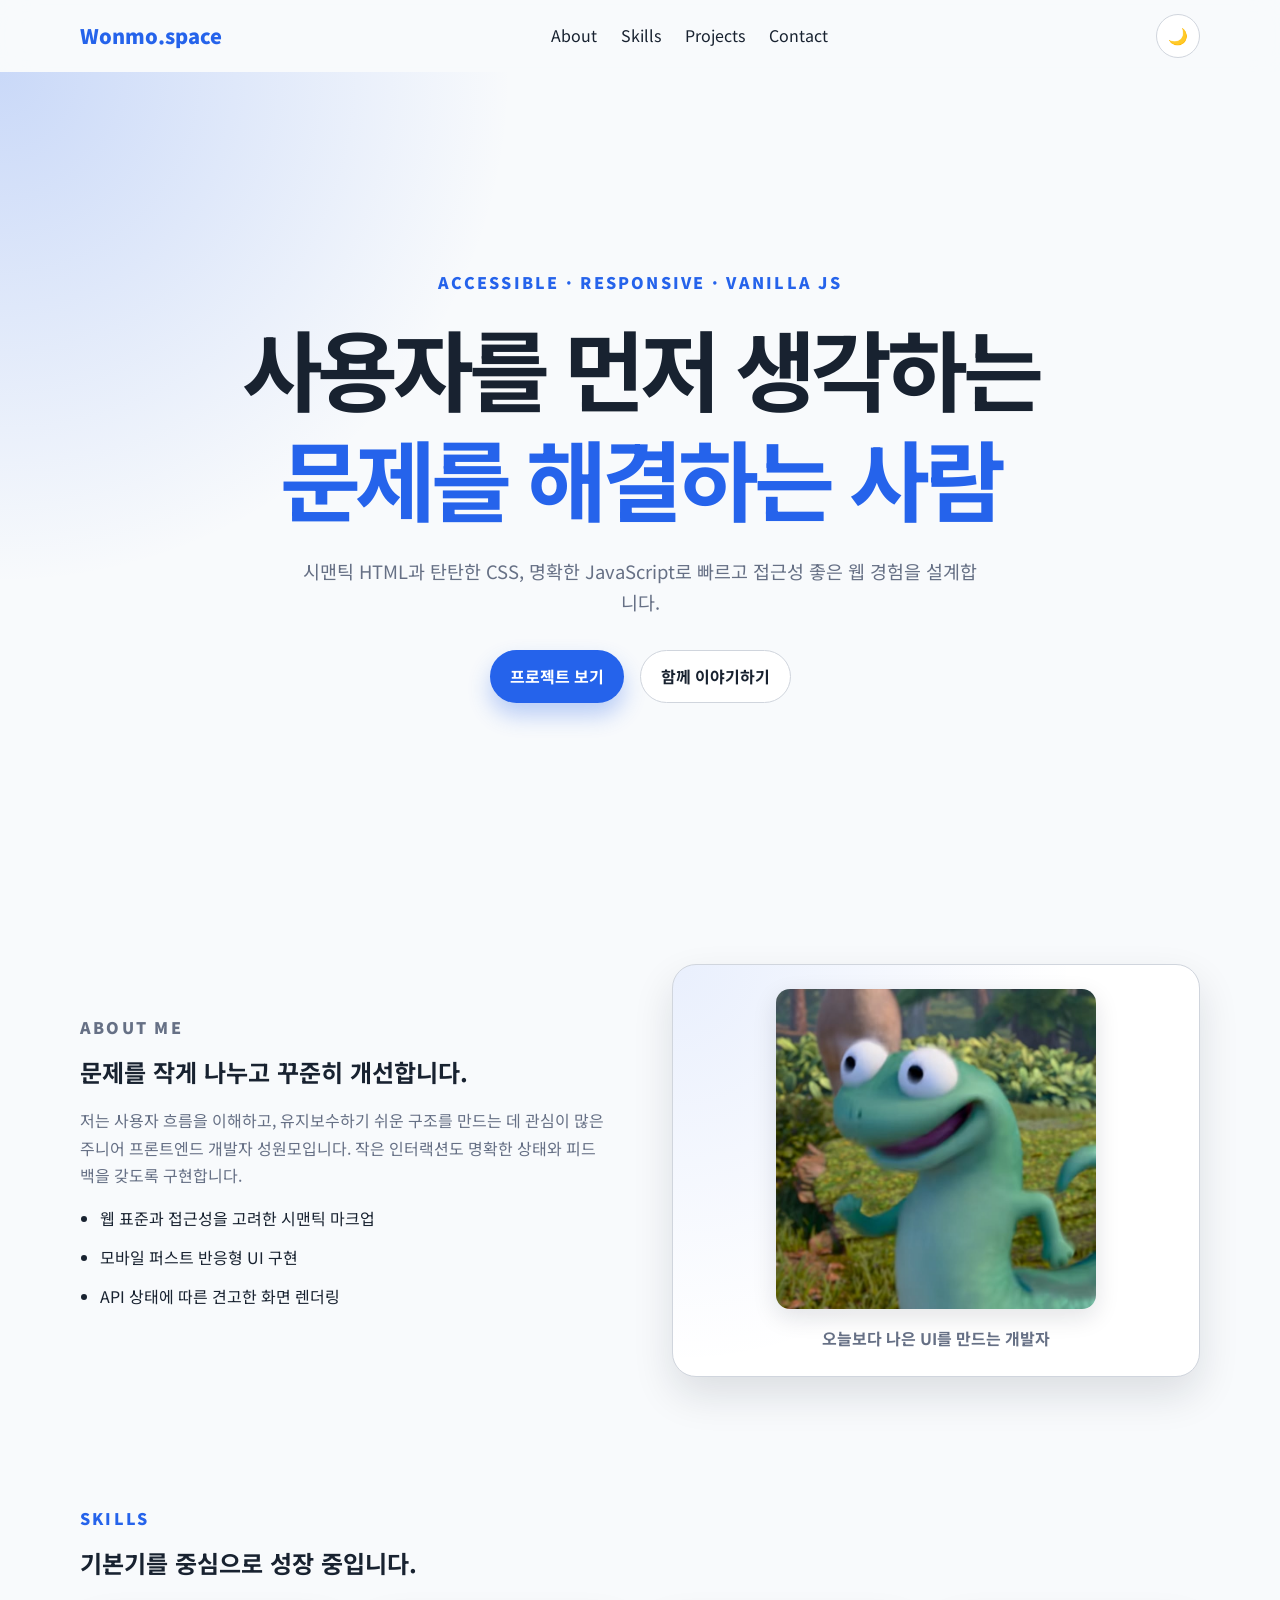
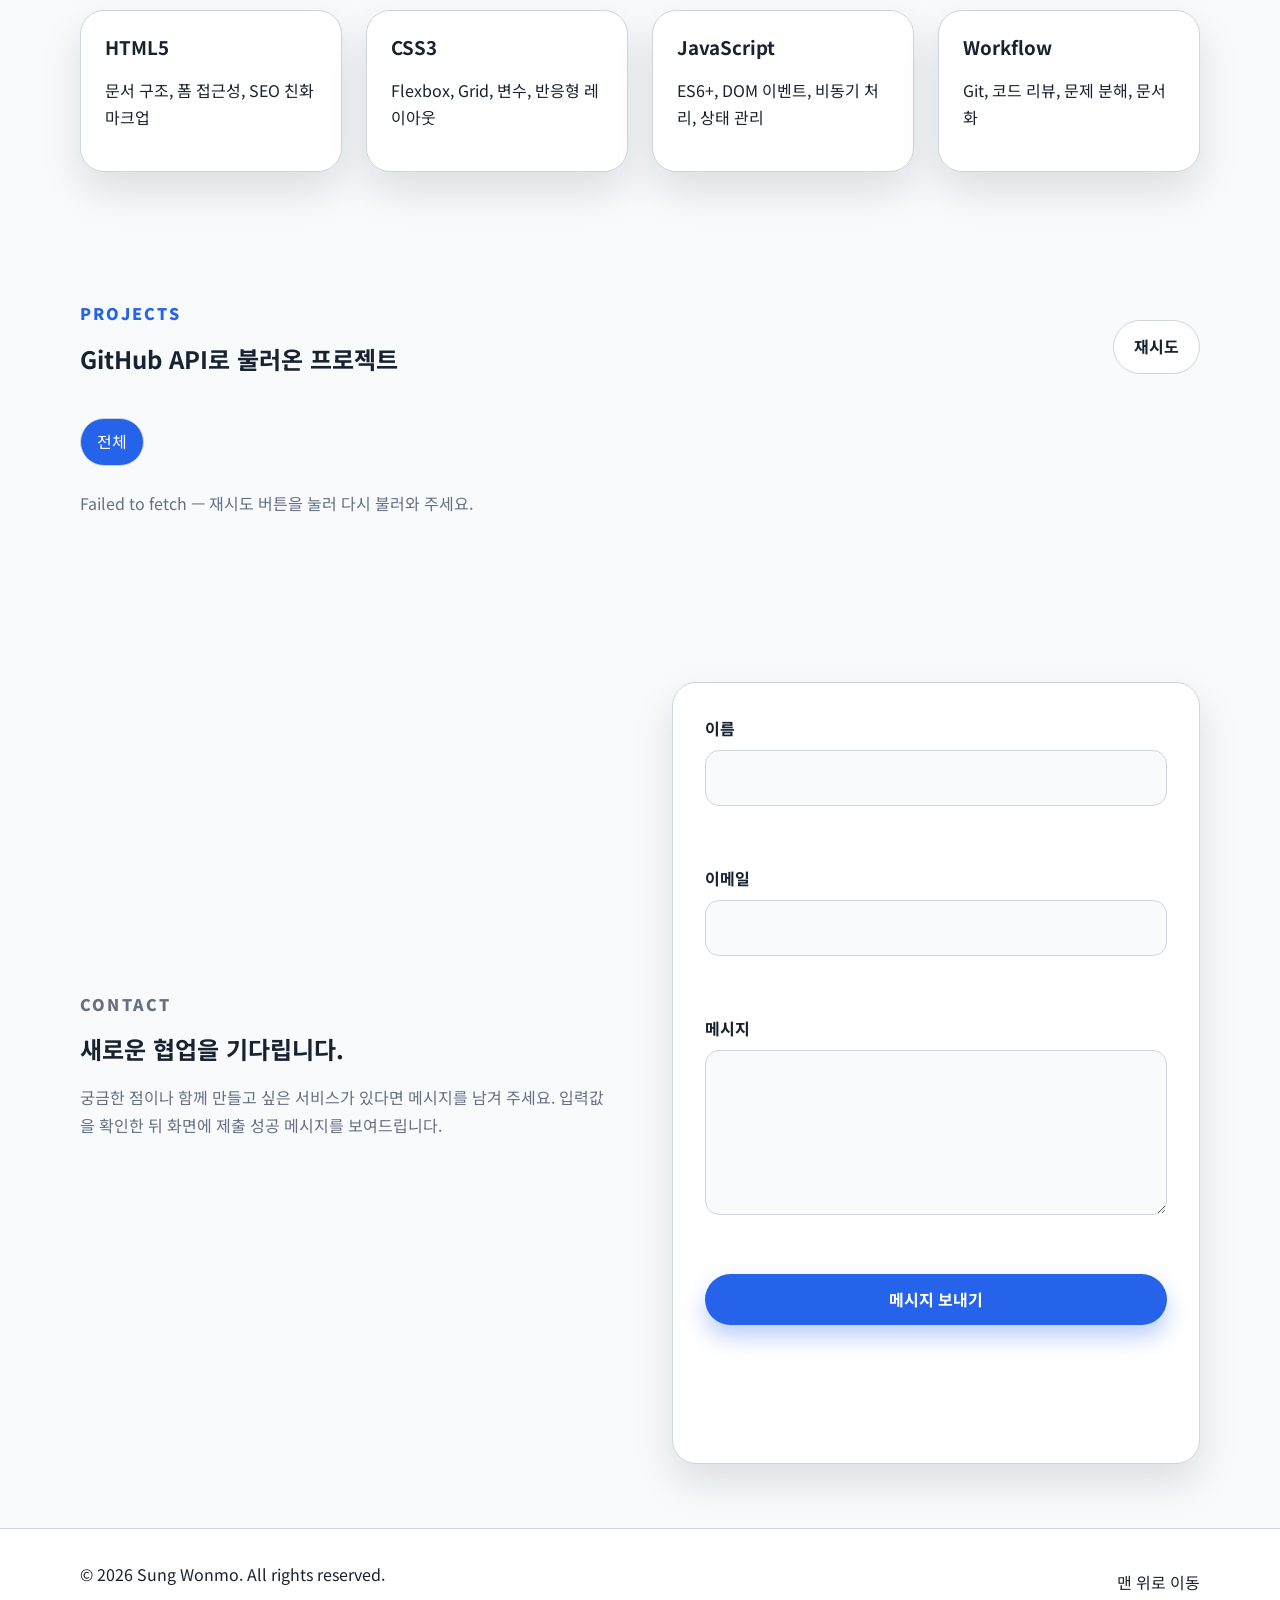
<file: B1-1/index.html>
<!DOCTYPE html>
<html lang="ko">
<head>
  <meta charset="UTF-8">
  <meta name="viewport" content="width=device-width, initial-scale=1.0">
  <meta name="description" content="순수 HTML, CSS, JavaScript로 만든 반응형 포트폴리오 웹사이트입니다.">
  <title>성원모 | Frontend Portfolio</title>

  <!-- 구글 폰트 연결: preconnect로 폰트 서버와 미리 연결을 맺어 로딩 속도를 개선 (허용된 외부 리소스: 웹 폰트) -->
  <link rel="preconnect" href="https://fonts.googleapis.com">
  <link rel="preconnect" href="https://fonts.gstatic.com" crossorigin>
  <link href="https://fonts.googleapis.com/css2?family=Noto+Sans+KR:wght@400;500;700;900&display=swap" rel="stylesheet">

  <!-- 외부 스타일시트 연동: style.css 하나만 연결하고, 그 안에서 다른 css 파일들을 @import로 모아서 관리 -->
  <link rel="stylesheet" href="css/style.css">

  <!-- JS 파일 defer 속성 연동: HTML 파싱을 막지 않고, 문서 파싱이 끝난 뒤 스크립트를 실행시킴 -->
  <script src="js/main.js" defer></script>
</head>
<body>
  <!-- 시맨틱 태그 사용: header, nav, main, section, footer 등 의미가 있는 태그로 구조를 구성 -->
  <header class="site-header" data-header>
    <!-- data-header: JS에서 querySelector로 찾기 위한 커스텀 데이터 속성 (class는 스타일용, data-*는 동작 훅용으로 역할 분리) -->
    <nav class="navbar container" aria-label="주요 메뉴">
      <!-- 네비게이션 내 앵커 링크: href="#섹션id" 형태로 페이지 내 이동, CSS의 scroll-behavior: smooth와 함께 부드러운 스크롤 구현 -->
      <a class="brand" href="#hero" aria-label="홈으로 이동">Wonmo.space</a>

      <!-- 모바일 햄버거 메뉴 버튼
           - aria-expanded: 메뉴가 열려있는지 스크린리더에 알려줌 (JS에서 true/false로 토글)
           - aria-controls: 이 버튼이 어떤 요소(primary-menu)를 제어하는지 명시 -->
      <button class="menu-toggle" type="button" aria-label="메뉴 열기" aria-expanded="false" aria-controls="primary-menu" data-menu-toggle>
        <span></span>
        <span></span>
        <span></span>
      </button>

      <ul class="nav-links" id="primary-menu" data-menu>
        <li><a href="#about">About</a></li>
        <li><a href="#skills">Skills</a></li>
        <li><a href="#projects">Projects</a></li>
        <li><a href="#contact">Contact</a></li>
      </ul>

      <!-- 다크 모드 전환 버튼: 클릭 시 JS의 toggleTheme() 실행, localStorage에 상태 저장 -->
      <button class="theme-toggle" type="button" aria-label="다크 모드 전환" data-theme-toggle>🌙</button>
    </nav>
  </header>

  <main>
    <!-- Hero 섹션 -->
    <section class="hero section" id="hero">
      <!-- reveal 클래스: Intersection Observer로 화면에 보일 때 애니메이션 효과를 주기 위한 훅 -->
      <div class="hero__content container reveal">
        <p class="eyebrow">Accessible · Responsive · Vanilla JS</p>
        
        <!-- [보너스] data-typing: JS의 typeHeroText() 함수가 이 요소 안의 텍스트를 타이핑 효과로 바꿔줌 -->
        <h1>사용자를 먼저 생각하는<br><span data-typing>프론트엔드 개발자</span></h1>
        <p class="hero__description">시맨틱 HTML과 탄탄한 CSS, 명확한 JavaScript로 빠르고 접근성 좋은 웹 경험을 설계합니다.</p>
        <div class="hero__actions">
          <a class="button button--primary" href="#projects">프로젝트 보기</a>
          <a class="button button--ghost" href="#contact">함께 이야기하기</a>
        </div>
      </div>
    </section>

    <!-- About 섹션 -->
    <section class="section about" id="about">
      <div class="container section-grid reveal">
        <div>
          <p class="eyebrow">About Me</p>
          <h2>문제를 작게 나누고 꾸준히 개선합니다.</h2>
          <p>저는 사용자 흐름을 이해하고, 유지보수하기 쉬운 구조를 만드는 데 관심이 많은 주니어 프론트엔드 개발자 성원모입니다. 작은 인터랙션도 명확한 상태와 피드백을 갖도록 구현합니다.</p>
          <ul class="check-list" aria-label="업무 강점">
            <li>웹 표준과 접근성을 고려한 시맨틱 마크업</li>
            <li>모바일 퍼스트 반응형 UI 구현</li>
            <li>API 상태에 따른 견고한 화면 렌더링</li>
          </ul>
        </div>
        <!-- 이미지 alt 속성: 스크린리더 사용자와 SEO를 위해 이미지의 의미를 텍스트로 설명 -->
        <figure class="profile-card">
          <img src="images/lizard.jpg" alt="노트북 앞에서 웹사이트를 설계하는 개발자 일러스트">
          <figcaption>오늘보다 나은 UI를 만드는 개발자</figcaption>
        </figure>
      </div>
    </section>

    <!-- Skills 섹션: CSS Grid(auto-fit, minmax)로 카드 배치 -->
    <section class="section skills" id="skills">
      <div class="container reveal">
        <p class="eyebrow">Skills</p>
        <h2>기본기를 중심으로 성장 중입니다.</h2>
        <div class="skills-grid" aria-label="기술 스택 목록">
          <article class="card"><h3>HTML5</h3><p>문서 구조, 폼 접근성, SEO 친화 마크업</p></article>
          <article class="card"><h3>CSS3</h3><p>Flexbox, Grid, 변수, 반응형 레이아웃</p></article>
          <article class="card"><h3>JavaScript</h3><p>ES6+, DOM 이벤트, 비동기 처리, 상태 관리</p></article>
          <article class="card"><h3>Workflow</h3><p>Git, 코드 리뷰, 문제 분해, 문서화</p></article>
        </div>
      </div>
    </section>

    <!-- Projects 섹션: GitHub API 연동 + 상태별 UI 분기 + 필터링(보너스) -->
    <!-- data-github-username: JS가 이 값을 읽어서 어떤 GitHub 사용자의 저장소를 불러올지 결정 -->
    <section class="section projects" id="projects" data-github-username="dubu-alt">
      <div class="container reveal">
        <div class="section-heading">
          <div>
            <p class="eyebrow">Projects</p>
            <h2>GitHub API로 불러온 프로젝트</h2>
          </div>
          <!-- 에러 상태일 때 사용할 재시도 버튼 -->
          <button class="button button--ghost" type="button" data-retry-projects>재시도</button>
        </div>

        <!-- [보너스] 언어별 필터 버튼이 JS에 의해 동적으로 추가되는 영역. "전체" 버튼만 정적으로 존재 -->
        <div class="filter-group" aria-label="프로젝트 언어 필터" data-filter-group>
          <button class="filter-button is-active" type="button" data-filter="all">전체</button>
        </div>

        <!-- 로딩/에러/빈 상태 메시지가 표시되는 영역
             role="status" aria-live="polite": 내용이 바뀔 때 스크린리더가 자동으로 읽어줌 -->
        <div class="project-status" role="status" aria-live="polite" data-project-status>로딩 중...</div>

        <!-- 성공 상태일 때 프로젝트 카드 리스트가 렌더링되는 영역 -->
        <div class="projects-grid" data-project-list></div>
      </div>
    </section>

    <!-- Contact 섹션: 폼 유효성 검사 + 제출 이벤트 제어 -->
    <section class="section contact" id="contact">
      <div class="container section-grid reveal">
        <div>
          <p class="eyebrow">Contact</p>
          <h2>새로운 협업을 기다립니다.</h2>
          <p>궁금한 점이나 함께 만들고 싶은 서비스가 있다면 메시지를 남겨 주세요. 입력값을 확인한 뒤 화면에 제출 성공 메시지를 보여드립니다.</p>
        </div>
        <!-- novalidate: 브라우저 기본 유효성 검사 팝업 대신, JS로 직접 유효성 검사를 제어하기 위함 -->
        <form class="contact-form" novalidate data-contact-form data-formspree-endpoint="https://formspree.io/f/xbdvbznz">
          
          <!-- label의 for와 input의 id를 일치시켜 접근성 확보 (label 클릭 시 해당 input에 포커스) -->
          <div class="form-field">
            <label for="name">이름</label>
            <input id="name" name="name" type="text" autocomplete="name" required>
            
            <!-- 입력 필드 근처 에러 메시지 표시용 요소 -->
            <p class="error-message" id="name-error"></p>
          </div>
          <div class="form-field">
            <label for="email">이메일</label>
            <input id="email" name="email" type="email" autocomplete="email" required>
            <p class="error-message" id="email-error"></p>
          </div>
          <div class="form-field">
            <label for="message">메시지</label>
            <textarea id="message" name="message" rows="5" required></textarea>
            <p class="error-message" id="message-error"></p>
          </div>
          <button class="button button--primary" type="submit">메시지 보내기</button>
          <p class="error-message" data-form-error></p>
          
          <!-- 유효성 검사 통과 시 성공 메시지가 표시되는 영역 -->
          <p class="success-message" data-form-success role="status" aria-live="polite"></p>
        </form>
      </div>
    </section>
  </main>

  <!-- Footer 섹션 -->
  <footer class="site-footer">
    <div class="container footer-content">
      
      <!-- data-current-year: JS가 현재 연도를 계산해서 넣어주는 자리 (하드코딩 방지) -->
      <p>&copy; <span data-current-year></span> Sung Wonmo. All rights reserved.</p>
      <a href="#hero">맨 위로 이동</a>
    </div>
  </footer>

  <!-- 스크롤 300px 이상 시 나타나는 top 버튼 (is-visible 클래스는 JS가 스크롤 위치에 따라 토글) -->
  <button class="top-button" type="button" aria-label="페이지 상단으로 이동" data-top-button>↑</button>
</body>
</html>
</file>
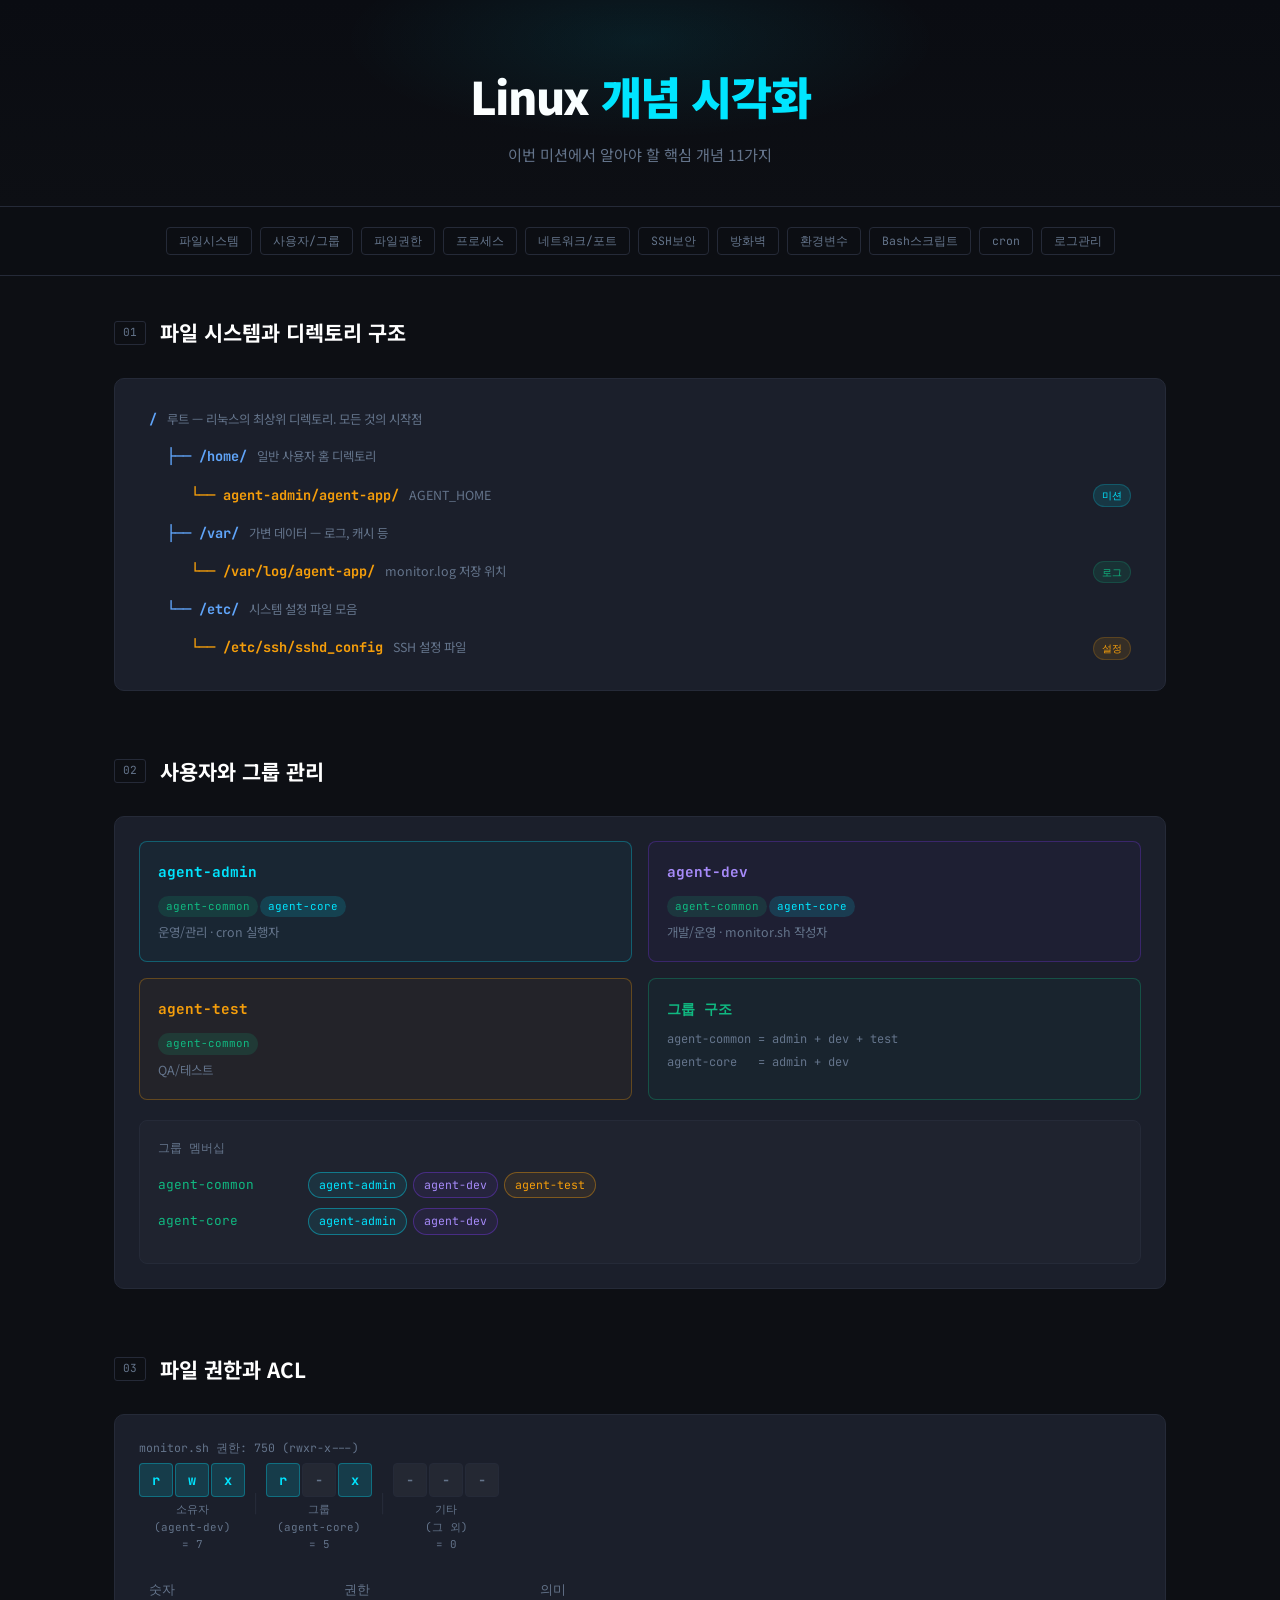
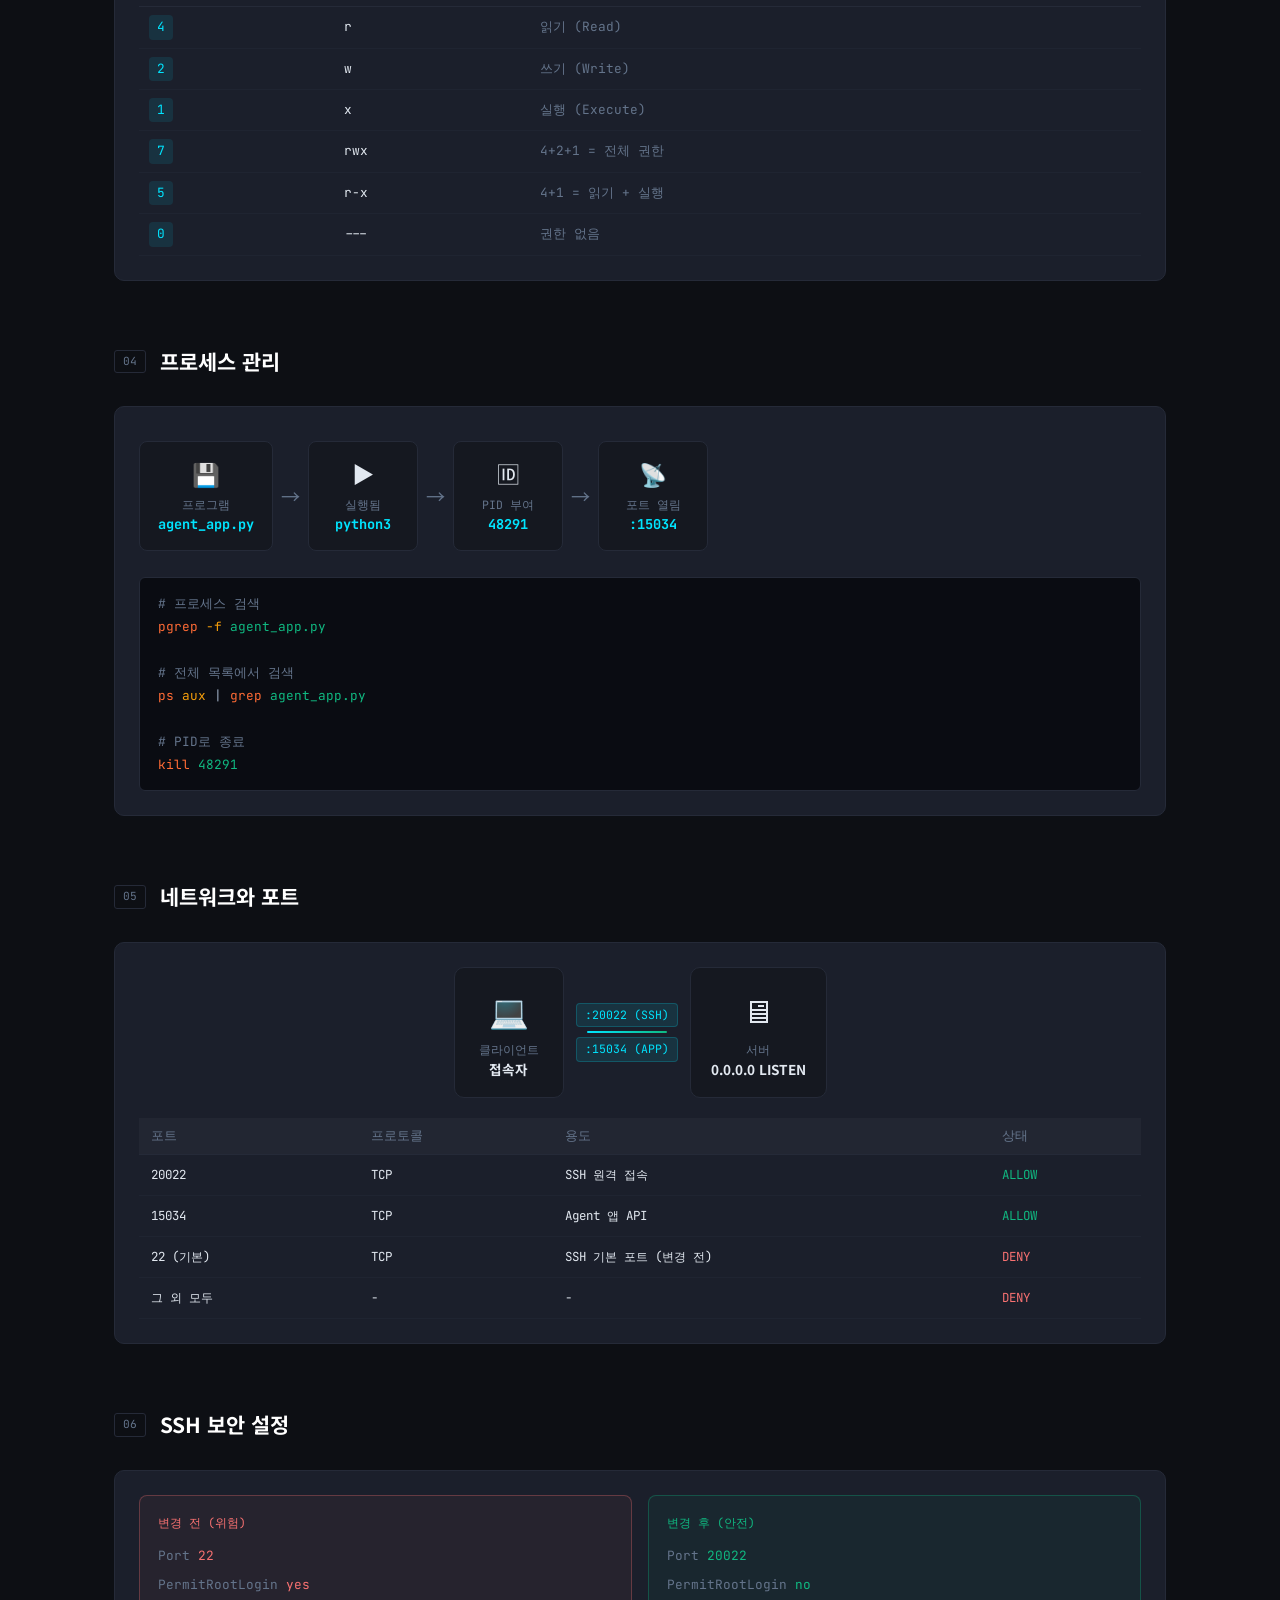
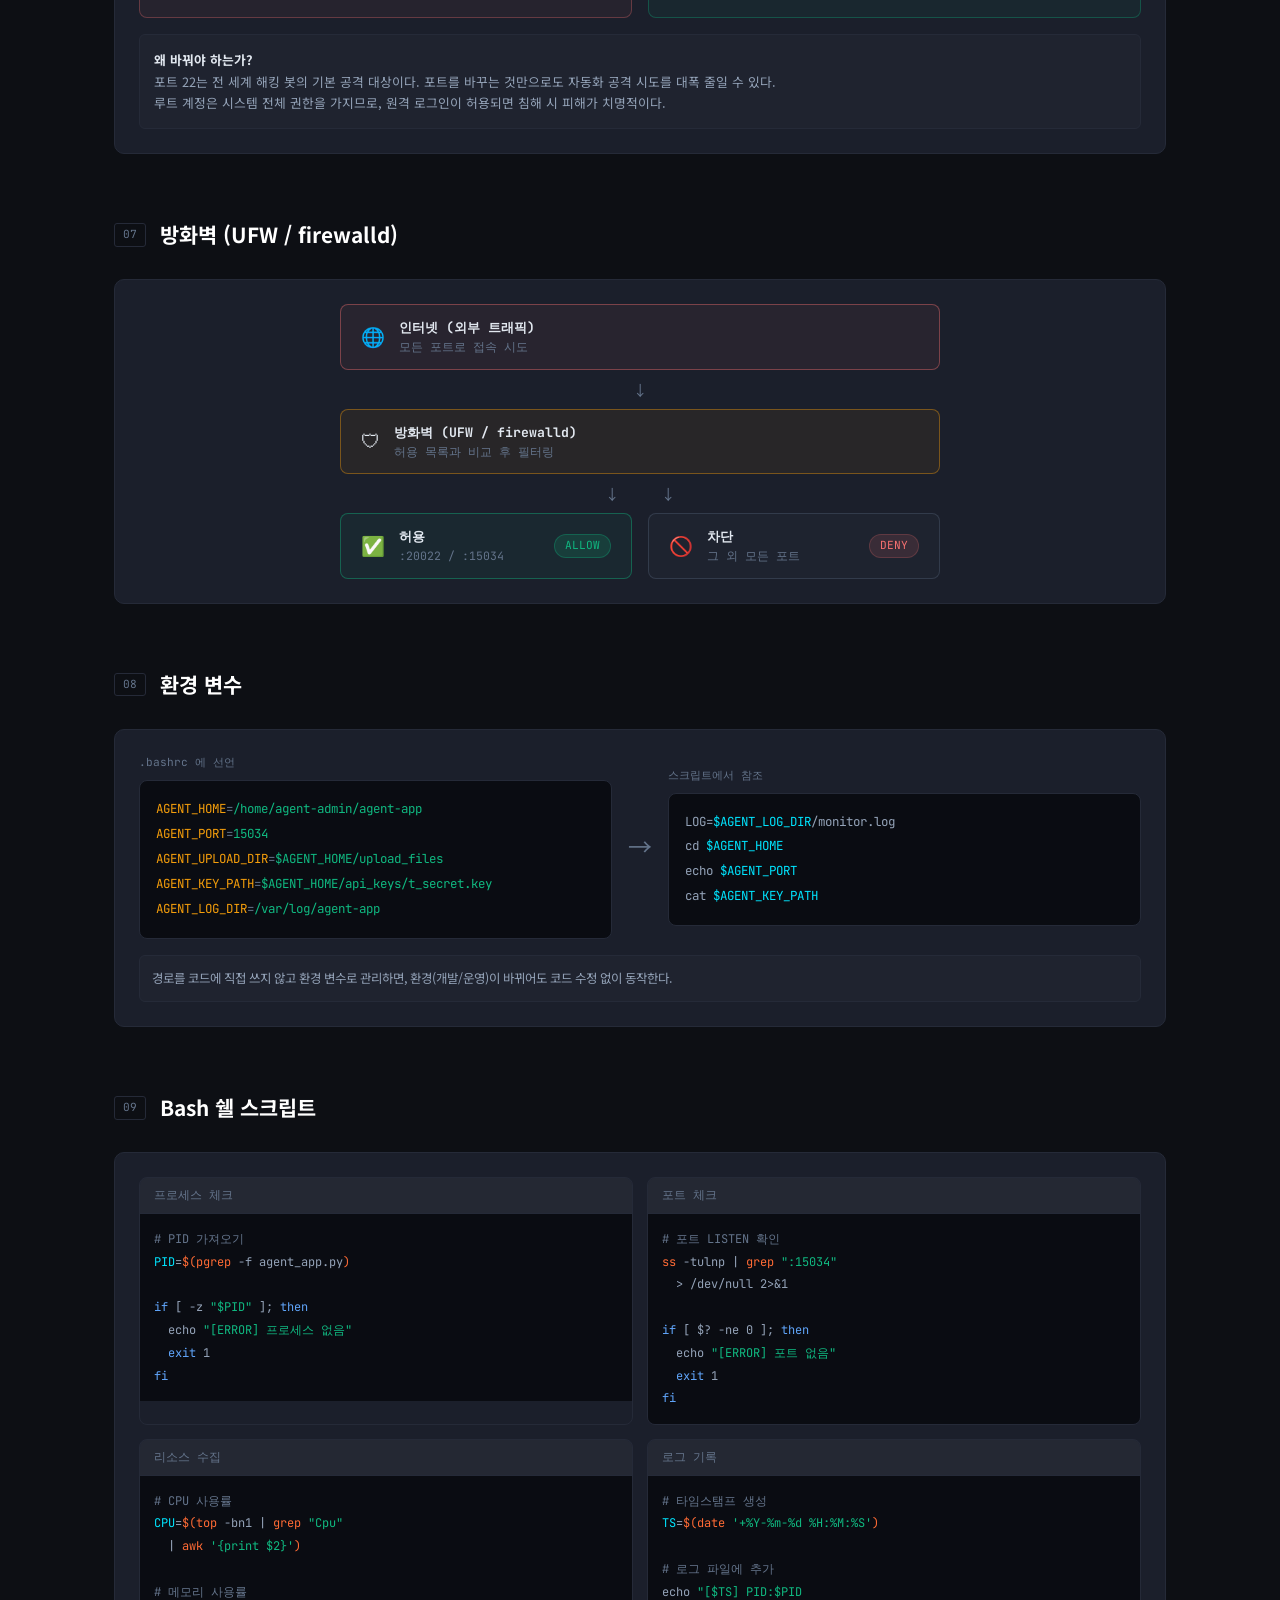
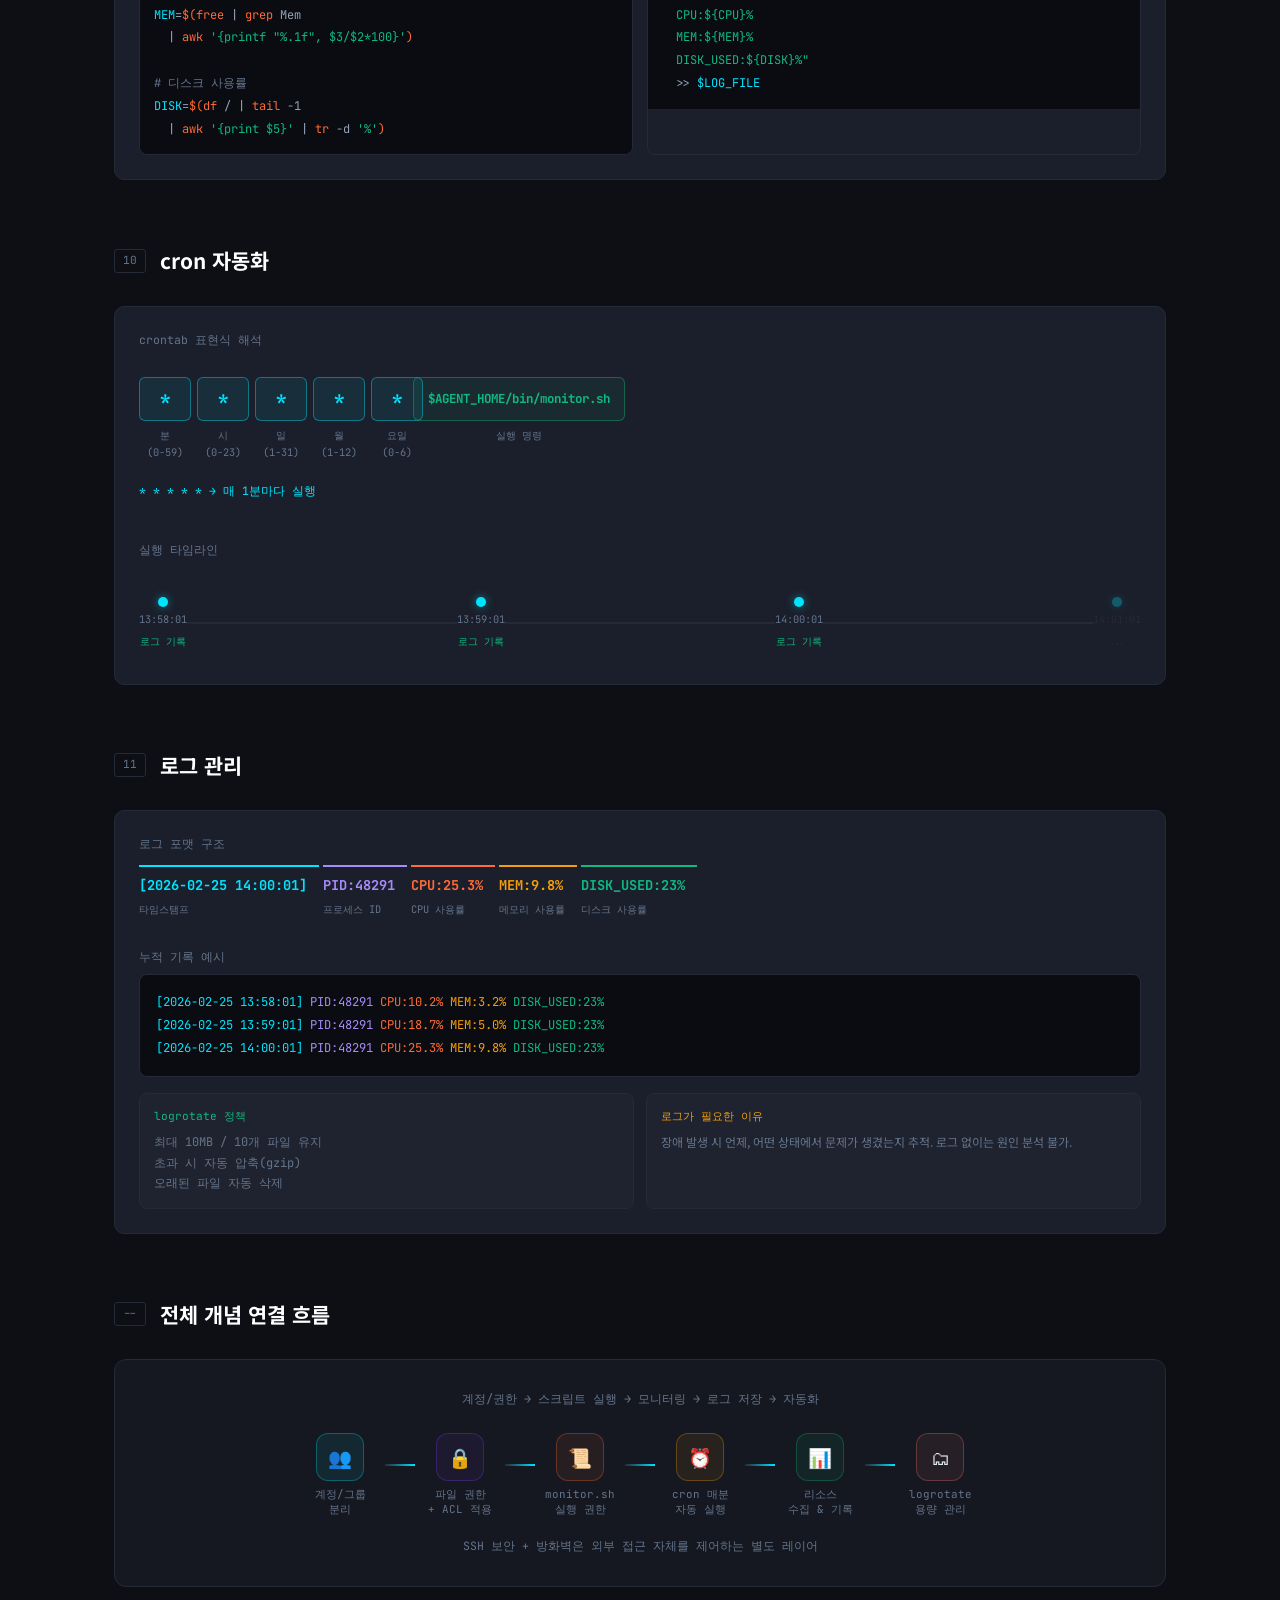
<file: B1-1/linux-concepts.html>
<!DOCTYPE html>
<html lang="ko">
<head>
<meta charset="UTF-8">
<meta name="viewport" content="width=device-width, initial-scale=1.0">
<title>Linux 개념 시각화</title>
<style>
  @import url('https://fonts.googleapis.com/css2?family=JetBrains+Mono:wght@400;700&family=Noto+Sans+KR:wght@300;400;700;900&display=swap');

  :root {
    --bg: #0d0f14;
    --surface: #151820;
    --card: #1b1f2b;
    --border: #252a38;
    --accent: #00e5ff;
    --accent2: #ff6b35;
    --accent3: #7c3aed;
    --accent4: #10b981;
    --accent5: #f59e0b;
    --text: #e2e8f0;
    --muted: #64748b;
    --dim: #94a3b8;
    --mono: 'JetBrains Mono', monospace;
    --sans: 'Noto Sans KR', sans-serif;
  }

  * { margin: 0; padding: 0; box-sizing: border-box; }

  body {
    background: var(--bg);
    color: var(--text);
    font-family: var(--sans);
    line-height: 1.6;
    min-height: 100vh;
  }

  /* HEADER */
  header {
    padding: 60px 40px 40px;
    text-align: center;
    border-bottom: 1px solid var(--border);
    background: linear-gradient(180deg, #0a0c12 0%, var(--bg) 100%);
    position: relative;
    overflow: hidden;
  }
  header::before {
    content: '';
    position: absolute;
    top: -60px; left: 50%;
    transform: translateX(-50%);
    width: 600px; height: 200px;
    background: radial-gradient(ellipse, rgba(0,229,255,0.08) 0%, transparent 70%);
    pointer-events: none;
  }
  header h1 {
    font-size: clamp(1.8rem, 4vw, 2.8rem);
    font-weight: 900;
    letter-spacing: -0.03em;
    color: #fff;
  }
  header h1 span {
    color: var(--accent);
  }
  header p {
    margin-top: 10px;
    color: var(--muted);
    font-size: 0.95rem;
  }

  /* NAV */
  nav {
    display: flex;
    flex-wrap: wrap;
    gap: 8px;
    padding: 20px 40px;
    border-bottom: 1px solid var(--border);
    justify-content: center;
    position: sticky;
    top: 0;
    background: rgba(13,15,20,0.95);
    backdrop-filter: blur(10px);
    z-index: 100;
  }
  nav a {
    text-decoration: none;
    font-family: var(--mono);
    font-size: 0.72rem;
    color: var(--muted);
    border: 1px solid var(--border);
    padding: 4px 12px;
    border-radius: 4px;
    transition: all 0.2s;
  }
  nav a:hover {
    color: var(--accent);
    border-color: var(--accent);
    background: rgba(0,229,255,0.05);
  }

  /* MAIN */
  main {
    max-width: 1100px;
    margin: 0 auto;
    padding: 40px 24px 80px;
    display: flex;
    flex-direction: column;
    gap: 64px;
  }

  /* SECTION */
  section {
    scroll-margin-top: 80px;
  }
  .section-header {
    display: flex;
    align-items: center;
    gap: 14px;
    margin-bottom: 28px;
  }
  .section-num {
    font-family: var(--mono);
    font-size: 0.7rem;
    color: var(--muted);
    border: 1px solid var(--border);
    padding: 2px 8px;
    border-radius: 3px;
    white-space: nowrap;
  }
  .section-title {
    font-size: 1.3rem;
    font-weight: 700;
    color: #fff;
  }

  /* CARDS */
  .card {
    background: var(--card);
    border: 1px solid var(--border);
    border-radius: 10px;
    padding: 24px;
  }

  /* ===== 1. 파일시스템 ===== */
  .fs-tree {
    font-family: var(--mono);
    font-size: 0.85rem;
    display: flex;
    flex-direction: column;
    gap: 4px;
  }
  .fs-row {
    display: flex;
    align-items: center;
    gap: 10px;
    padding: 6px 10px;
    border-radius: 6px;
    transition: background 0.15s;
  }
  .fs-row:hover { background: rgba(255,255,255,0.04); }
  .fs-indent-1 { padding-left: 28px; }
  .fs-indent-2 { padding-left: 52px; }
  .fs-name { color: var(--accent); font-weight: 700; }
  .fs-name.dir { color: #60a5fa; }
  .fs-name.special { color: var(--accent5); }
  .fs-desc { color: var(--muted); font-size: 0.78rem; font-family: var(--sans); }
  .fs-badge {
    margin-left: auto;
    font-size: 0.65rem;
    padding: 2px 8px;
    border-radius: 20px;
    white-space: nowrap;
  }
  .badge-mission { background: rgba(0,229,255,0.12); color: var(--accent); border: 1px solid rgba(0,229,255,0.2); }
  .badge-log { background: rgba(16,185,129,0.12); color: var(--accent4); border: 1px solid rgba(16,185,129,0.2); }
  .badge-cfg { background: rgba(245,158,11,0.12); color: var(--accent5); border: 1px solid rgba(245,158,11,0.2); }

  /* ===== 2. 사용자/그룹 ===== */
  .ug-grid {
    display: grid;
    grid-template-columns: 1fr 1fr;
    gap: 16px;
  }
  @media(max-width:600px){ .ug-grid { grid-template-columns: 1fr; } }
  .ug-card {
    border-radius: 8px;
    padding: 18px;
    border: 1px solid var(--border);
  }
  .ug-card.admin { border-color: rgba(0,229,255,0.3); background: rgba(0,229,255,0.04); }
  .ug-card.dev   { border-color: rgba(124,58,237,0.3); background: rgba(124,58,237,0.04); }
  .ug-card.test  { border-color: rgba(245,158,11,0.3); background: rgba(245,158,11,0.04); }
  .ug-card.group { border-color: rgba(16,185,129,0.3); background: rgba(16,185,129,0.04); }
  .ug-name { font-family: var(--mono); font-weight: 700; font-size: 0.9rem; margin-bottom: 8px; }
  .ug-name.admin { color: var(--accent); }
  .ug-name.dev   { color: #a78bfa; }
  .ug-name.test  { color: var(--accent5); }
  .ug-name.group { color: var(--accent4); }
  .ug-tag {
    display: inline-block;
    font-size: 0.68rem;
    padding: 2px 8px;
    border-radius: 20px;
    margin: 2px 2px 0 0;
    font-family: var(--mono);
  }
  .tag-common { background: rgba(16,185,129,0.15); color: var(--accent4); }
  .tag-core   { background: rgba(0,229,255,0.15); color: var(--accent); }
  .ug-role { color: var(--muted); font-size: 0.78rem; margin-top: 6px; }

  .group-vis {
    margin-top: 20px;
    padding: 18px;
    border: 1px solid var(--border);
    border-radius: 8px;
    background: rgba(255,255,255,0.02);
  }
  .group-vis-title { font-size: 0.75rem; color: var(--muted); font-family: var(--mono); margin-bottom: 14px; }
  .group-row { display: flex; align-items: center; gap: 10px; margin-bottom: 10px; }
  .group-label { font-family: var(--mono); font-size: 0.8rem; color: var(--accent4); width: 140px; flex-shrink: 0; }
  .group-members { display: flex; gap: 6px; flex-wrap: wrap; }
  .member-chip {
    font-family: var(--mono);
    font-size: 0.72rem;
    padding: 3px 10px;
    border-radius: 20px;
    border: 1px solid;
  }
  .chip-admin { color: var(--accent); border-color: rgba(0,229,255,0.4); background: rgba(0,229,255,0.08); }
  .chip-dev   { color: #a78bfa; border-color: rgba(124,58,237,0.4); background: rgba(124,58,237,0.08); }
  .chip-test  { color: var(--accent5); border-color: rgba(245,158,11,0.4); background: rgba(245,158,11,0.08); }

  /* ===== 3. 파일 권한 ===== */
  .perm-vis {
    display: flex;
    gap: 4px;
    align-items: center;
    margin-bottom: 20px;
    flex-wrap: wrap;
  }
  .perm-block {
    display: flex;
    flex-direction: column;
    align-items: center;
    gap: 4px;
  }
  .perm-cells {
    display: flex;
    gap: 2px;
  }
  .perm-cell {
    width: 34px; height: 34px;
    display: flex; align-items: center; justify-content: center;
    font-family: var(--mono);
    font-size: 0.85rem;
    font-weight: 700;
    border-radius: 4px;
  }
  .perm-cell.on  { background: rgba(0,229,255,0.15); color: var(--accent); border: 1px solid rgba(0,229,255,0.3); }
  .perm-cell.off { background: rgba(255,255,255,0.04); color: var(--muted); border: 1px solid var(--border); }
  .perm-label { font-size: 0.68rem; color: var(--muted); font-family: var(--mono); text-align: center; }
  .perm-sep { color: var(--border); font-size: 1.2rem; padding: 0 4px; margin-top: -14px; }

  .perm-table { width: 100%; border-collapse: collapse; font-family: var(--mono); font-size: 0.8rem; margin-top: 16px; }
  .perm-table th { color: var(--muted); font-weight: 400; padding: 6px 10px; text-align: left; border-bottom: 1px solid var(--border); }
  .perm-table td { padding: 8px 10px; border-bottom: 1px solid rgba(37,42,56,0.5); }
  .perm-table tr:hover td { background: rgba(255,255,255,0.02); }
  .num-badge { display: inline-block; background: rgba(0,229,255,0.1); color: var(--accent); padding: 2px 8px; border-radius: 4px; }

  /* ===== 4. 프로세스 ===== */
  .proc-flow {
    display: flex;
    align-items: center;
    gap: 0;
    overflow-x: auto;
    padding: 10px 0;
  }
  .proc-box {
    flex-shrink: 0;
    border: 1px solid var(--border);
    border-radius: 8px;
    padding: 14px 18px;
    text-align: center;
    min-width: 110px;
    background: var(--surface);
  }
  .proc-box .icon { font-size: 1.4rem; margin-bottom: 4px; }
  .proc-box .label { font-size: 0.72rem; color: var(--muted); font-family: var(--mono); }
  .proc-box .val { font-size: 0.85rem; font-weight: 700; color: var(--accent); font-family: var(--mono); }
  .proc-arrow {
    color: var(--muted);
    font-size: 1.2rem;
    padding: 0 8px;
    flex-shrink: 0;
  }
  .proc-cmd {
    margin-top: 16px;
    background: #0a0c12;
    border: 1px solid var(--border);
    border-radius: 6px;
    padding: 14px 18px;
    font-family: var(--mono);
    font-size: 0.8rem;
    color: var(--dim);
    line-height: 1.8;
  }
  .cmd-comment { color: var(--muted); }
  .cmd-bin { color: var(--accent2); }
  .cmd-flag { color: var(--accent5); }
  .cmd-val { color: var(--accent4); }

  /* ===== 5. 네트워크/포트 ===== */
  .net-diagram {
    display: flex;
    align-items: center;
    gap: 0;
    justify-content: center;
    flex-wrap: wrap;
    gap: 0;
  }
  .net-node {
    text-align: center;
    padding: 16px 20px;
    border-radius: 10px;
    border: 1px solid var(--border);
    background: var(--surface);
    min-width: 110px;
  }
  .net-node .n-icon { font-size: 2rem; margin-bottom: 6px; }
  .net-node .n-label { font-size: 0.72rem; color: var(--muted); font-family: var(--mono); }
  .net-node .n-val { font-weight: 700; color: var(--text); font-size: 0.85rem; }
  .net-arrow-wrap {
    display: flex;
    flex-direction: column;
    align-items: center;
    padding: 0 12px;
    gap: 4px;
  }
  .net-line { width: 80px; height: 2px; background: linear-gradient(90deg, var(--accent), var(--accent4)); border-radius: 2px; }
  .net-port {
    font-family: var(--mono);
    font-size: 0.72rem;
    background: rgba(0,229,255,0.1);
    color: var(--accent);
    padding: 2px 8px;
    border-radius: 4px;
    border: 1px solid rgba(0,229,255,0.2);
  }
  .port-table { margin-top: 20px; width: 100%; border-collapse: collapse; font-size: 0.8rem; }
  .port-table th { background: rgba(255,255,255,0.03); color: var(--muted); font-weight: 400; padding: 8px 12px; text-align: left; border-bottom: 1px solid var(--border); font-family: var(--mono); }
  .port-table td { padding: 10px 12px; border-bottom: 1px solid rgba(37,42,56,0.5); font-family: var(--mono); font-size: 0.78rem; }
  .port-allow { color: var(--accent4); }
  .port-deny  { color: #f87171; }

  /* ===== 6. SSH ===== */
  .ssh-compare {
    display: grid;
    grid-template-columns: 1fr 1fr;
    gap: 16px;
  }
  @media(max-width:580px){ .ssh-compare { grid-template-columns: 1fr; } }
  .ssh-box { border-radius: 8px; padding: 18px; border: 1px solid; }
  .ssh-box.bad  { border-color: rgba(248,113,113,0.3); background: rgba(248,113,113,0.05); }
  .ssh-box.good { border-color: rgba(16,185,129,0.3); background: rgba(16,185,129,0.05); }
  .ssh-box-title { font-size: 0.72rem; font-family: var(--mono); margin-bottom: 10px; }
  .ssh-box.bad .ssh-box-title  { color: #f87171; }
  .ssh-box.good .ssh-box-title { color: var(--accent4); }
  .ssh-item { font-family: var(--mono); font-size: 0.8rem; padding: 4px 0; display: flex; gap: 8px; }
  .ssh-item .key { color: var(--muted); }
  .ssh-item .val-bad  { color: #f87171; }
  .ssh-item .val-good { color: var(--accent4); }
  .ssh-reason { margin-top: 16px; color: var(--dim); font-size: 0.8rem; line-height: 1.7; padding: 14px; border: 1px solid var(--border); border-radius: 6px; background: rgba(255,255,255,0.02); }

  /* ===== 7. 방화벽 ===== */
  .fw-layers {
    display: flex;
    flex-direction: column;
    gap: 8px;
    align-items: center;
  }
  .fw-layer {
    width: 100%;
    max-width: 600px;
    padding: 12px 20px;
    border-radius: 8px;
    display: flex;
    align-items: center;
    gap: 14px;
    border: 1px solid;
    font-family: var(--mono);
    font-size: 0.82rem;
  }
  .fw-layer.internet { border-color: rgba(248,113,113,0.4); background: rgba(248,113,113,0.06); }
  .fw-layer.firewall { border-color: rgba(245,158,11,0.4); background: rgba(245,158,11,0.06); }
  .fw-layer.allow    { border-color: rgba(16,185,129,0.4); background: rgba(16,185,129,0.06); }
  .fw-layer.deny     { border-color: rgba(100,116,139,0.3); background: rgba(100,116,139,0.05); }
  .fw-icon { font-size: 1.2rem; flex-shrink: 0; }
  .fw-text { flex: 1; }
  .fw-text .main { color: var(--text); font-weight: 700; }
  .fw-text .sub  { color: var(--muted); font-size: 0.72rem; }
  .fw-status { font-size: 0.7rem; padding: 2px 10px; border-radius: 20px; white-space: nowrap; }
  .fw-status.allow { background: rgba(16,185,129,0.15); color: var(--accent4); border: 1px solid rgba(16,185,129,0.3); }
  .fw-status.deny  { background: rgba(248,113,113,0.12); color: #f87171; border: 1px solid rgba(248,113,113,0.2); }
  .fw-arrow-down { color: var(--muted); font-size: 0.9rem; text-align: center; }

  /* ===== 8. 환경변수 ===== */
  .env-flow {
    display: grid;
    grid-template-columns: 1fr auto 1fr;
    align-items: center;
    gap: 16px;
  }
  @media(max-width:580px){ .env-flow { grid-template-columns: 1fr; } }
  .env-vars {
    background: #0a0c12;
    border: 1px solid var(--border);
    border-radius: 8px;
    padding: 16px;
    font-family: var(--mono);
    font-size: 0.78rem;
    line-height: 2;
  }
  .env-key { color: var(--accent5); }
  .env-eq  { color: var(--muted); }
  .env-val { color: var(--accent4); }
  .env-mid { text-align: center; color: var(--muted); font-size: 1.5rem; }
  .env-usage {
    background: #0a0c12;
    border: 1px solid var(--border);
    border-radius: 8px;
    padding: 16px;
    font-family: var(--mono);
    font-size: 0.78rem;
    line-height: 2;
    color: var(--dim);
  }
  .env-dollar { color: var(--accent); }

  /* ===== 9. Bash 스크립트 ===== */
  .bash-cards {
    display: grid;
    grid-template-columns: 1fr 1fr;
    gap: 14px;
  }
  @media(max-width:600px){ .bash-cards { grid-template-columns: 1fr; } }
  .bash-card {
    border: 1px solid var(--border);
    border-radius: 8px;
    overflow: hidden;
  }
  .bash-card-title {
    background: rgba(255,255,255,0.04);
    padding: 8px 14px;
    font-family: var(--mono);
    font-size: 0.72rem;
    color: var(--muted);
    border-bottom: 1px solid var(--border);
  }
  .bash-code {
    padding: 14px;
    background: #0a0c12;
    font-family: var(--mono);
    font-size: 0.75rem;
    line-height: 1.9;
    color: var(--dim);
  }
  .bc { color: var(--muted); }          /* comment */
  .bk { color: #60a5fa; }               /* keyword */
  .bv { color: var(--accent); }         /* variable */
  .bs { color: var(--accent4); }        /* string / value */
  .bf { color: var(--accent2); }        /* function/command */

  /* ===== 10. cron ===== */
  .cron-vis {
    display: flex;
    flex-direction: column;
    gap: 16px;
  }
  .cron-expr {
    display: flex;
    gap: 6px;
    flex-wrap: wrap;
    align-items: flex-start;
  }
  .cron-part {
    display: flex;
    flex-direction: column;
    align-items: center;
    gap: 6px;
  }
  .cron-val {
    width: 52px; height: 44px;
    display: flex; align-items: center; justify-content: center;
    font-family: var(--mono);
    font-size: 1.1rem;
    font-weight: 700;
    border: 1px solid;
    border-radius: 6px;
  }
  .cron-val.active { color: var(--accent); border-color: rgba(0,229,255,0.4); background: rgba(0,229,255,0.08); }
  .cron-val.cmd    { color: var(--accent4); border-color: rgba(16,185,129,0.4); background: rgba(16,185,129,0.08); width: auto; padding: 0 14px; font-size: 0.78rem; }
  .cron-field { font-size: 0.65rem; color: var(--muted); font-family: var(--mono); text-align: center; }

  .cron-timeline {
    display: flex;
    align-items: center;
    gap: 0;
    overflow-x: auto;
    padding: 10px 0;
  }
  .cron-tick {
    flex-shrink: 0;
    display: flex;
    flex-direction: column;
    align-items: center;
    gap: 4px;
  }
  .cron-dot {
    width: 10px; height: 10px;
    border-radius: 50%;
    background: var(--accent);
    box-shadow: 0 0 8px rgba(0,229,255,0.5);
  }
  .cron-time { font-family: var(--mono); font-size: 0.65rem; color: var(--muted); }
  .cron-log-line { font-family: var(--mono); font-size: 0.62rem; color: var(--accent4); margin-top: 2px; }
  .cron-line { flex: 1; min-width: 30px; height: 2px; background: var(--border); }

  /* ===== 11. 로그 ===== */
  .log-format {
    display: flex;
    gap: 0;
    flex-wrap: wrap;
    margin-bottom: 20px;
  }
  .log-part {
    display: flex;
    flex-direction: column;
    gap: 4px;
    border-top: 2px solid;
    padding-top: 8px;
    padding-right: 12px;
    margin-right: 4px;
    margin-bottom: 10px;
  }
  .log-part.ts    { border-color: var(--accent); }
  .log-part.pid   { border-color: #a78bfa; }
  .log-part.cpu   { border-color: var(--accent2); }
  .log-part.mem   { border-color: var(--accent5); }
  .log-part.disk  { border-color: var(--accent4); }
  .log-token { font-family: var(--mono); font-size: 0.85rem; font-weight: 700; }
  .log-part.ts .log-token   { color: var(--accent); }
  .log-part.pid .log-token  { color: #a78bfa; }
  .log-part.cpu .log-token  { color: var(--accent2); }
  .log-part.mem .log-token  { color: var(--accent5); }
  .log-part.disk .log-token { color: var(--accent4); }
  .log-desc { font-size: 0.65rem; color: var(--muted); font-family: var(--mono); }

  .log-sample {
    background: #0a0c12;
    border: 1px solid var(--border);
    border-radius: 8px;
    padding: 16px;
    font-family: var(--mono);
    font-size: 0.76rem;
    line-height: 1.9;
  }
  .ls-ts   { color: var(--accent); }
  .ls-pid  { color: #a78bfa; }
  .ls-cpu  { color: var(--accent2); }
  .ls-mem  { color: var(--accent5); }
  .ls-disk { color: var(--accent4); }

  /* FLOW SUMMARY */
  .flow-wrap {
    padding: 30px;
    background: var(--surface);
    border: 1px solid var(--border);
    border-radius: 12px;
    overflow-x: auto;
  }
  .flow-title { font-size: 0.75rem; color: var(--muted); font-family: var(--mono); margin-bottom: 24px; text-align: center; }
  .flow-steps {
    display: flex;
    align-items: center;
    gap: 0;
    justify-content: center;
    flex-wrap: wrap;
    row-gap: 16px;
  }
  .flow-step {
    display: flex;
    flex-direction: column;
    align-items: center;
    gap: 6px;
    min-width: 90px;
    max-width: 100px;
  }
  .flow-icon {
    width: 48px; height: 48px;
    border-radius: 12px;
    display: flex; align-items: center; justify-content: center;
    font-size: 1.2rem;
    border: 1px solid;
  }
  .flow-step-label { font-size: 0.68rem; color: var(--muted); font-family: var(--mono); text-align: center; line-height: 1.4; }
  .flow-connector {
    width: 30px; height: 2px;
    background: linear-gradient(90deg, var(--border), var(--accent));
    flex-shrink: 0;
    margin-bottom: 20px;
  }

  .fi-1 { background: rgba(0,229,255,0.08); border-color: rgba(0,229,255,0.3); }
  .fi-2 { background: rgba(124,58,237,0.08); border-color: rgba(124,58,237,0.3); }
  .fi-3 { background: rgba(255,107,53,0.08); border-color: rgba(255,107,53,0.3); }
  .fi-4 { background: rgba(245,158,11,0.08); border-color: rgba(245,158,11,0.3); }
  .fi-5 { background: rgba(16,185,129,0.08); border-color: rgba(16,185,129,0.3); }
  .fi-6 { background: rgba(248,113,113,0.08); border-color: rgba(248,113,113,0.3); }

</style>
</head>
<body>

<header>
  <h1>Linux <span>개념 시각화</span></h1>
  <p>이번 미션에서 알아야 할 핵심 개념 11가지</p>
</header>

<nav>
  <a href="#s1">파일시스템</a>
  <a href="#s2">사용자/그룹</a>
  <a href="#s3">파일권한</a>
  <a href="#s4">프로세스</a>
  <a href="#s5">네트워크/포트</a>
  <a href="#s6">SSH보안</a>
  <a href="#s7">방화벽</a>
  <a href="#s8">환경변수</a>
  <a href="#s9">Bash스크립트</a>
  <a href="#s10">cron</a>
  <a href="#s11">로그관리</a>
</nav>

<main>

  <!-- 1. 파일시스템 -->
  <section id="s1">
    <div class="section-header">
      <span class="section-num">01</span>
      <span class="section-title">파일 시스템과 디렉토리 구조</span>
    </div>
    <div class="card">
      <div class="fs-tree">
        <div class="fs-row">
          <span class="fs-name dir">/</span>
          <span class="fs-desc">루트 — 리눅스의 최상위 디렉토리. 모든 것의 시작점</span>
        </div>
        <div class="fs-row fs-indent-1">
          <span class="fs-name dir">├── /home/</span>
          <span class="fs-desc">일반 사용자 홈 디렉토리</span>
        </div>
        <div class="fs-row fs-indent-2">
          <span class="fs-name special">└── agent-admin/agent-app/</span>
          <span class="fs-desc">AGENT_HOME</span>
          <span class="fs-badge badge-mission">미션</span>
        </div>
        <div class="fs-row fs-indent-1">
          <span class="fs-name dir">├── /var/</span>
          <span class="fs-desc">가변 데이터 — 로그, 캐시 등</span>
        </div>
        <div class="fs-row fs-indent-2">
          <span class="fs-name special">└── /var/log/agent-app/</span>
          <span class="fs-desc">monitor.log 저장 위치</span>
          <span class="fs-badge badge-log">로그</span>
        </div>
        <div class="fs-row fs-indent-1">
          <span class="fs-name dir">└── /etc/</span>
          <span class="fs-desc">시스템 설정 파일 모음</span>
        </div>
        <div class="fs-row fs-indent-2">
          <span class="fs-name special">└── /etc/ssh/sshd_config</span>
          <span class="fs-desc">SSH 설정 파일</span>
          <span class="fs-badge badge-cfg">설정</span>
        </div>
      </div>
    </div>
  </section>

  <!-- 2. 사용자/그룹 -->
  <section id="s2">
    <div class="section-header">
      <span class="section-num">02</span>
      <span class="section-title">사용자와 그룹 관리</span>
    </div>
    <div class="card">
      <div class="ug-grid">
        <div class="ug-card admin">
          <div class="ug-name admin">agent-admin</div>
          <div><span class="ug-tag tag-common">agent-common</span><span class="ug-tag tag-core">agent-core</span></div>
          <div class="ug-role">운영/관리 · cron 실행자</div>
        </div>
        <div class="ug-card dev">
          <div class="ug-name dev">agent-dev</div>
          <div><span class="ug-tag tag-common">agent-common</span><span class="ug-tag tag-core">agent-core</span></div>
          <div class="ug-role">개발/운영 · monitor.sh 작성자</div>
        </div>
        <div class="ug-card test">
          <div class="ug-name test">agent-test</div>
          <div><span class="ug-tag tag-common">agent-common</span></div>
          <div class="ug-role">QA/테스트</div>
        </div>
        <div class="ug-card group">
          <div class="ug-name group">그룹 구조</div>
          <div style="font-size:0.75rem; color:var(--muted); font-family:var(--mono); line-height:1.9;">
            agent-common = admin + dev + test<br>
            agent-core &nbsp;&nbsp;= admin + dev
          </div>
        </div>
      </div>
      <div class="group-vis">
        <div class="group-vis-title">그룹 멤버십</div>
        <div class="group-row">
          <span class="group-label">agent-common</span>
          <div class="group-members">
            <span class="member-chip chip-admin">agent-admin</span>
            <span class="member-chip chip-dev">agent-dev</span>
            <span class="member-chip chip-test">agent-test</span>
          </div>
        </div>
        <div class="group-row">
          <span class="group-label">agent-core</span>
          <div class="group-members">
            <span class="member-chip chip-admin">agent-admin</span>
            <span class="member-chip chip-dev">agent-dev</span>
          </div>
        </div>
      </div>
    </div>
  </section>

  <!-- 3. 파일 권한 -->
  <section id="s3">
    <div class="section-header">
      <span class="section-num">03</span>
      <span class="section-title">파일 권한과 ACL</span>
    </div>
    <div class="card">
      <div style="margin-bottom:6px; font-size:0.72rem; color:var(--muted); font-family:var(--mono);">monitor.sh 권한: 750 (rwxr-x---)</div>
      <div class="perm-vis">
        <div class="perm-block">
          <div class="perm-cells">
            <div class="perm-cell on">r</div>
            <div class="perm-cell on">w</div>
            <div class="perm-cell on">x</div>
          </div>
          <div class="perm-label">소유자<br>(agent-dev)<br>= 7</div>
        </div>
        <div class="perm-sep">|</div>
        <div class="perm-block">
          <div class="perm-cells">
            <div class="perm-cell on">r</div>
            <div class="perm-cell off">-</div>
            <div class="perm-cell on">x</div>
          </div>
          <div class="perm-label">그룹<br>(agent-core)<br>= 5</div>
        </div>
        <div class="perm-sep">|</div>
        <div class="perm-block">
          <div class="perm-cells">
            <div class="perm-cell off">-</div>
            <div class="perm-cell off">-</div>
            <div class="perm-cell off">-</div>
          </div>
          <div class="perm-label">기타<br>(그 외)<br>= 0</div>
        </div>
      </div>
      <table class="perm-table">
        <thead>
          <tr><th>숫자</th><th>권한</th><th>의미</th></tr>
        </thead>
        <tbody>
          <tr><td><span class="num-badge">4</span></td><td>r</td><td style="color:var(--muted)">읽기 (Read)</td></tr>
          <tr><td><span class="num-badge">2</span></td><td>w</td><td style="color:var(--muted)">쓰기 (Write)</td></tr>
          <tr><td><span class="num-badge">1</span></td><td>x</td><td style="color:var(--muted)">실행 (Execute)</td></tr>
          <tr><td><span class="num-badge">7</span></td><td>rwx</td><td style="color:var(--muted)">4+2+1 = 전체 권한</td></tr>
          <tr><td><span class="num-badge">5</span></td><td>r-x</td><td style="color:var(--muted)">4+1 = 읽기 + 실행</td></tr>
          <tr><td><span class="num-badge">0</span></td><td>---</td><td style="color:var(--muted)">권한 없음</td></tr>
        </tbody>
      </table>
    </div>
  </section>

  <!-- 4. 프로세스 -->
  <section id="s4">
    <div class="section-header">
      <span class="section-num">04</span>
      <span class="section-title">프로세스 관리</span>
    </div>
    <div class="card">
      <div class="proc-flow">
        <div class="proc-box">
          <div class="icon">💾</div>
          <div class="label">프로그램</div>
          <div class="val">agent_app.py</div>
        </div>
        <div class="proc-arrow">→</div>
        <div class="proc-box">
          <div class="icon">▶</div>
          <div class="label">실행됨</div>
          <div class="val">python3</div>
        </div>
        <div class="proc-arrow">→</div>
        <div class="proc-box">
          <div class="icon">🆔</div>
          <div class="label">PID 부여</div>
          <div class="val">48291</div>
        </div>
        <div class="proc-arrow">→</div>
        <div class="proc-box">
          <div class="icon">📡</div>
          <div class="label">포트 열림</div>
          <div class="val">:15034</div>
        </div>
      </div>
      <div class="proc-cmd">
        <span class="cmd-comment"># 프로세스 검색</span><br>
        <span class="cmd-bin">pgrep</span> <span class="cmd-flag">-f</span> <span class="cmd-val">agent_app.py</span><br><br>
        <span class="cmd-comment"># 전체 목록에서 검색</span><br>
        <span class="cmd-bin">ps</span> <span class="cmd-flag">aux</span> | <span class="cmd-bin">grep</span> <span class="cmd-val">agent_app.py</span><br><br>
        <span class="cmd-comment"># PID로 종료</span><br>
        <span class="cmd-bin">kill</span> <span class="cmd-val">48291</span>
      </div>
    </div>
  </section>

  <!-- 5. 네트워크/포트 -->
  <section id="s5">
    <div class="section-header">
      <span class="section-num">05</span>
      <span class="section-title">네트워크와 포트</span>
    </div>
    <div class="card">
      <div class="net-diagram" style="margin-bottom:20px;">
        <div class="net-node">
          <div class="n-icon">💻</div>
          <div class="n-label">클라이언트</div>
          <div class="n-val">접속자</div>
        </div>
        <div class="net-arrow-wrap">
          <div class="net-port">:20022 (SSH)</div>
          <div class="net-line"></div>
          <div class="net-port">:15034 (APP)</div>
        </div>
        <div class="net-node">
          <div class="n-icon">🖥</div>
          <div class="n-label">서버</div>
          <div class="n-val">0.0.0.0 LISTEN</div>
        </div>
      </div>
      <table class="port-table">
        <thead><tr><th>포트</th><th>프로토콜</th><th>용도</th><th>상태</th></tr></thead>
        <tbody>
          <tr><td>20022</td><td>TCP</td><td>SSH 원격 접속</td><td class="port-allow">ALLOW</td></tr>
          <tr><td>15034</td><td>TCP</td><td>Agent 앱 API</td><td class="port-allow">ALLOW</td></tr>
          <tr><td>22 (기본)</td><td>TCP</td><td>SSH 기본 포트 (변경 전)</td><td class="port-deny">DENY</td></tr>
          <tr><td>그 외 모두</td><td>-</td><td>-</td><td class="port-deny">DENY</td></tr>
        </tbody>
      </table>
    </div>
  </section>

  <!-- 6. SSH -->
  <section id="s6">
    <div class="section-header">
      <span class="section-num">06</span>
      <span class="section-title">SSH 보안 설정</span>
    </div>
    <div class="card">
      <div class="ssh-compare">
        <div class="ssh-box bad">
          <div class="ssh-box-title">변경 전 (위험)</div>
          <div class="ssh-item"><span class="key">Port</span><span class="val-bad">22</span></div>
          <div class="ssh-item"><span class="key">PermitRootLogin</span><span class="val-bad">yes</span></div>
        </div>
        <div class="ssh-box good">
          <div class="ssh-box-title">변경 후 (안전)</div>
          <div class="ssh-item"><span class="key">Port</span><span class="val-good">20022</span></div>
          <div class="ssh-item"><span class="key">PermitRootLogin</span><span class="val-good">no</span></div>
        </div>
      </div>
      <div class="ssh-reason">
        <strong style="color:var(--text)">왜 바꿔야 하는가?</strong><br>
        포트 22는 전 세계 해킹 봇의 기본 공격 대상이다. 포트를 바꾸는 것만으로도 자동화 공격 시도를 대폭 줄일 수 있다.<br>
        루트 계정은 시스템 전체 권한을 가지므로, 원격 로그인이 허용되면 침해 시 피해가 치명적이다.
      </div>
    </div>
  </section>

  <!-- 7. 방화벽 -->
  <section id="s7">
    <div class="section-header">
      <span class="section-num">07</span>
      <span class="section-title">방화벽 (UFW / firewalld)</span>
    </div>
    <div class="card">
      <div class="fw-layers">
        <div class="fw-layer internet">
          <span class="fw-icon">🌐</span>
          <div class="fw-text">
            <div class="main">인터넷 (외부 트래픽)</div>
            <div class="sub">모든 포트로 접속 시도</div>
          </div>
        </div>
        <div class="fw-arrow-down">↓</div>
        <div class="fw-layer firewall">
          <span class="fw-icon">🛡</span>
          <div class="fw-text">
            <div class="main">방화벽 (UFW / firewalld)</div>
            <div class="sub">허용 목록과 비교 후 필터링</div>
          </div>
        </div>
        <div class="fw-arrow-down">↓&nbsp;&nbsp;&nbsp;&nbsp;&nbsp;&nbsp;&nbsp;&nbsp;&nbsp;&nbsp;&nbsp;&nbsp;&nbsp;&nbsp;↓</div>
        <div style="display:flex; gap:16px; width:100%; max-width:600px;">
          <div class="fw-layer allow" style="flex:1;">
            <span class="fw-icon">✅</span>
            <div class="fw-text">
              <div class="main">허용</div>
              <div class="sub">:20022 / :15034</div>
            </div>
            <span class="fw-status allow">ALLOW</span>
          </div>
          <div class="fw-layer deny" style="flex:1;">
            <span class="fw-icon">🚫</span>
            <div class="fw-text">
              <div class="main">차단</div>
              <div class="sub">그 외 모든 포트</div>
            </div>
            <span class="fw-status deny">DENY</span>
          </div>
        </div>
      </div>
    </div>
  </section>

  <!-- 8. 환경변수 -->
  <section id="s8">
    <div class="section-header">
      <span class="section-num">08</span>
      <span class="section-title">환경 변수</span>
    </div>
    <div class="card">
      <div class="env-flow">
        <div>
          <div style="font-size:0.7rem; color:var(--muted); font-family:var(--mono); margin-bottom:8px;">.bashrc 에 선언</div>
          <div class="env-vars">
            <span class="env-key">AGENT_HOME</span><span class="env-eq">=</span><span class="env-val">/home/agent-admin/agent-app</span><br>
            <span class="env-key">AGENT_PORT</span><span class="env-eq">=</span><span class="env-val">15034</span><br>
            <span class="env-key">AGENT_UPLOAD_DIR</span><span class="env-eq">=</span><span class="env-val">$AGENT_HOME/upload_files</span><br>
            <span class="env-key">AGENT_KEY_PATH</span><span class="env-eq">=</span><span class="env-val">$AGENT_HOME/api_keys/t_secret.key</span><br>
            <span class="env-key">AGENT_LOG_DIR</span><span class="env-eq">=</span><span class="env-val">/var/log/agent-app</span>
          </div>
        </div>
        <div class="env-mid">→</div>
        <div>
          <div style="font-size:0.7rem; color:var(--muted); font-family:var(--mono); margin-bottom:8px;">스크립트에서 참조</div>
          <div class="env-usage">
            LOG=<span class="env-dollar">$AGENT_LOG_DIR</span>/monitor.log<br>
            cd <span class="env-dollar">$AGENT_HOME</span><br>
            echo <span class="env-dollar">$AGENT_PORT</span><br>
            cat <span class="env-dollar">$AGENT_KEY_PATH</span>
          </div>
        </div>
      </div>
      <div style="margin-top:16px; font-size:0.78rem; color:var(--dim); line-height:1.7; padding:12px; border:1px solid var(--border); border-radius:6px; background:rgba(255,255,255,0.02);">
        경로를 코드에 직접 쓰지 않고 환경 변수로 관리하면, 환경(개발/운영)이 바뀌어도 코드 수정 없이 동작한다.
      </div>
    </div>
  </section>

  <!-- 9. Bash 스크립트 -->
  <section id="s9">
    <div class="section-header">
      <span class="section-num">09</span>
      <span class="section-title">Bash 쉘 스크립트</span>
    </div>
    <div class="card">
      <div class="bash-cards">
        <div class="bash-card">
          <div class="bash-card-title">프로세스 체크</div>
          <div class="bash-code">
            <span class="bc"># PID 가져오기</span><br>
            <span class="bv">PID</span>=<span class="bf">$(pgrep</span> -f agent_app.py<span class="bf">)</span><br><br>
            <span class="bk">if</span> [ -z <span class="bs">"$PID"</span> ]; <span class="bk">then</span><br>
            &nbsp;&nbsp;echo <span class="bs">"[ERROR] 프로세스 없음"</span><br>
            &nbsp;&nbsp;<span class="bk">exit</span> 1<br>
            <span class="bk">fi</span>
          </div>
        </div>
        <div class="bash-card">
          <div class="bash-card-title">포트 체크</div>
          <div class="bash-code">
            <span class="bc"># 포트 LISTEN 확인</span><br>
            <span class="bf">ss</span> -tulnp | <span class="bf">grep</span> <span class="bs">":15034"</span><br>
            &nbsp;&nbsp;&gt; /dev/null 2&gt;&amp;1<br><br>
            <span class="bk">if</span> [ $? -ne 0 ]; <span class="bk">then</span><br>
            &nbsp;&nbsp;echo <span class="bs">"[ERROR] 포트 없음"</span><br>
            &nbsp;&nbsp;<span class="bk">exit</span> 1<br>
            <span class="bk">fi</span>
          </div>
        </div>
        <div class="bash-card">
          <div class="bash-card-title">리소스 수집</div>
          <div class="bash-code">
            <span class="bc"># CPU 사용률</span><br>
            <span class="bv">CPU</span>=<span class="bf">$(top</span> -bn1 | <span class="bf">grep</span> <span class="bs">"Cpu"</span><br>
            &nbsp;&nbsp;| <span class="bf">awk</span> <span class="bs">'{print $2}'</span><span class="bf">)</span><br><br>
            <span class="bc"># 메모리 사용률</span><br>
            <span class="bv">MEM</span>=<span class="bf">$(free</span> | <span class="bf">grep</span> Mem<br>
            &nbsp;&nbsp;| <span class="bf">awk</span> <span class="bs">'{printf "%.1f", $3/$2*100}'</span><span class="bf">)</span><br><br>
            <span class="bc"># 디스크 사용률</span><br>
            <span class="bv">DISK</span>=<span class="bf">$(df</span> / | <span class="bf">tail</span> -1<br>
            &nbsp;&nbsp;| <span class="bf">awk</span> <span class="bs">'{print $5}'</span> | <span class="bf">tr</span> -d <span class="bs">'%'</span><span class="bf">)</span>
          </div>
        </div>
        <div class="bash-card">
          <div class="bash-card-title">로그 기록</div>
          <div class="bash-code">
            <span class="bc"># 타임스탬프 생성</span><br>
            <span class="bv">TS</span>=<span class="bf">$(date</span> <span class="bs">'+%Y-%m-%d %H:%M:%S'</span><span class="bf">)</span><br><br>
            <span class="bc"># 로그 파일에 추가</span><br>
            echo <span class="bs">"[$TS] PID:$PID</span><br>
            &nbsp;&nbsp;<span class="bs">CPU:${CPU}%</span><br>
            &nbsp;&nbsp;<span class="bs">MEM:${MEM}%</span><br>
            &nbsp;&nbsp;<span class="bs">DISK_USED:${DISK}%"</span><br>
            &nbsp;&nbsp;&gt;&gt; <span class="bv">$LOG_FILE</span>
          </div>
        </div>
      </div>
    </div>
  </section>

  <!-- 10. cron -->
  <section id="s10">
    <div class="section-header">
      <span class="section-num">10</span>
      <span class="section-title">cron 자동화</span>
    </div>
    <div class="card">
      <div class="cron-vis">
        <div style="font-size:0.72rem; color:var(--muted); font-family:var(--mono); margin-bottom:12px;">crontab 표현식 해석</div>
        <div class="cron-expr">
          <div class="cron-part">
            <div class="cron-val active">*</div>
            <div class="cron-field">분<br>(0-59)</div>
          </div>
          <div class="cron-part">
            <div class="cron-val active">*</div>
            <div class="cron-field">시<br>(0-23)</div>
          </div>
          <div class="cron-part">
            <div class="cron-val active">*</div>
            <div class="cron-field">일<br>(1-31)</div>
          </div>
          <div class="cron-part">
            <div class="cron-val active">*</div>
            <div class="cron-field">월<br>(1-12)</div>
          </div>
          <div class="cron-part">
            <div class="cron-val active">*</div>
            <div class="cron-field">요일<br>(0-6)</div>
          </div>
          <div class="cron-part" style="max-width:180px;">
            <div class="cron-val cmd">$AGENT_HOME/bin/monitor.sh</div>
            <div class="cron-field">실행 명령</div>
          </div>
        </div>
        <div style="margin-top:6px; font-size:0.72rem; color:var(--accent); font-family:var(--mono);">
          * * * * * → 매 1분마다 실행
        </div>

        <div style="margin-top:24px; font-size:0.72rem; color:var(--muted); font-family:var(--mono); margin-bottom:12px;">실행 타임라인</div>
        <div class="cron-timeline">
          <div class="cron-tick">
            <div class="cron-dot"></div>
            <div class="cron-time">13:58:01</div>
            <div class="cron-log-line">로그 기록</div>
          </div>
          <div class="cron-line"></div>
          <div class="cron-tick">
            <div class="cron-dot"></div>
            <div class="cron-time">13:59:01</div>
            <div class="cron-log-line">로그 기록</div>
          </div>
          <div class="cron-line"></div>
          <div class="cron-tick">
            <div class="cron-dot"></div>
            <div class="cron-time">14:00:01</div>
            <div class="cron-log-line">로그 기록</div>
          </div>
          <div class="cron-line"></div>
          <div class="cron-tick">
            <div class="cron-dot" style="opacity:0.3;"></div>
            <div class="cron-time" style="color:var(--border);">14:01:01</div>
            <div class="cron-log-line" style="color:var(--border);">...</div>
          </div>
        </div>
      </div>
    </div>
  </section>

  <!-- 11. 로그 관리 -->
  <section id="s11">
    <div class="section-header">
      <span class="section-num">11</span>
      <span class="section-title">로그 관리</span>
    </div>
    <div class="card">
      <div style="font-size:0.72rem; color:var(--muted); font-family:var(--mono); margin-bottom:12px;">로그 포맷 구조</div>
      <div class="log-format">
        <div class="log-part ts">
          <div class="log-token">[2026-02-25 14:00:01]</div>
          <div class="log-desc">타임스탬프</div>
        </div>
        <div class="log-part pid">
          <div class="log-token">PID:48291</div>
          <div class="log-desc">프로세스 ID</div>
        </div>
        <div class="log-part cpu">
          <div class="log-token">CPU:25.3%</div>
          <div class="log-desc">CPU 사용률</div>
        </div>
        <div class="log-part mem">
          <div class="log-token">MEM:9.8%</div>
          <div class="log-desc">메모리 사용률</div>
        </div>
        <div class="log-part disk">
          <div class="log-token">DISK_USED:23%</div>
          <div class="log-desc">디스크 사용률</div>
        </div>
      </div>

      <div style="font-size:0.72rem; color:var(--muted); font-family:var(--mono); margin-bottom:8px;">누적 기록 예시</div>
      <div class="log-sample">
        <span class="ls-ts">[2026-02-25 13:58:01]</span> <span class="ls-pid">PID:48291</span> <span class="ls-cpu">CPU:10.2%</span> <span class="ls-mem">MEM:3.2%</span> <span class="ls-disk">DISK_USED:23%</span><br>
        <span class="ls-ts">[2026-02-25 13:59:01]</span> <span class="ls-pid">PID:48291</span> <span class="ls-cpu">CPU:18.7%</span> <span class="ls-mem">MEM:5.0%</span> <span class="ls-disk">DISK_USED:23%</span><br>
        <span class="ls-ts">[2026-02-25 14:00:01]</span> <span class="ls-pid">PID:48291</span> <span class="ls-cpu">CPU:25.3%</span> <span class="ls-mem">MEM:9.8%</span> <span class="ls-disk">DISK_USED:23%</span>
      </div>

      <div style="margin-top:16px; display:flex; gap:12px; flex-wrap:wrap;">
        <div style="flex:1; min-width:200px; padding:14px; border:1px solid var(--border); border-radius:8px; background:rgba(255,255,255,0.02);">
          <div style="font-size:0.7rem; color:var(--accent4); font-family:var(--mono); margin-bottom:6px;">logrotate 정책</div>
          <div style="font-size:0.75rem; color:var(--muted); line-height:1.7; font-family:var(--mono);">
            최대 10MB / 10개 파일 유지<br>
            초과 시 자동 압축(gzip)<br>
            오래된 파일 자동 삭제
          </div>
        </div>
        <div style="flex:1; min-width:200px; padding:14px; border:1px solid var(--border); border-radius:8px; background:rgba(255,255,255,0.02);">
          <div style="font-size:0.7rem; color:var(--accent5); font-family:var(--mono); margin-bottom:6px;">로그가 필요한 이유</div>
          <div style="font-size:0.75rem; color:var(--muted); line-height:1.7;">
            장애 발생 시 언제, 어떤 상태에서 문제가 생겼는지 추적. 로그 없이는 원인 분석 불가.
          </div>
        </div>
      </div>
    </div>
  </section>

  <!-- 전체 흐름 요약 -->
  <section id="summary">
    <div class="section-header">
      <span class="section-num">--</span>
      <span class="section-title">전체 개념 연결 흐름</span>
    </div>
    <div class="flow-wrap">
      <div class="flow-title">계정/권한 → 스크립트 실행 → 모니터링 → 로그 저장 → 자동화</div>
      <div class="flow-steps">
        <div class="flow-step">
          <div class="flow-icon fi-1">👥</div>
          <div class="flow-step-label">계정/그룹<br>분리</div>
        </div>
        <div class="flow-connector"></div>
        <div class="flow-step">
          <div class="flow-icon fi-2">🔒</div>
          <div class="flow-step-label">파일 권한<br>+ ACL 적용</div>
        </div>
        <div class="flow-connector"></div>
        <div class="flow-step">
          <div class="flow-icon fi-3">📜</div>
          <div class="flow-step-label">monitor.sh<br>실행 권한</div>
        </div>
        <div class="flow-connector"></div>
        <div class="flow-step">
          <div class="flow-icon fi-4">⏰</div>
          <div class="flow-step-label">cron 매분<br>자동 실행</div>
        </div>
        <div class="flow-connector"></div>
        <div class="flow-step">
          <div class="flow-icon fi-5">📊</div>
          <div class="flow-step-label">리소스<br>수집 & 기록</div>
        </div>
        <div class="flow-connector"></div>
        <div class="flow-step">
          <div class="flow-icon fi-6">🗂</div>
          <div class="flow-step-label">logrotate<br>용량 관리</div>
        </div>
      </div>
      <div style="margin-top:20px; text-align:center; font-size:0.72rem; color:var(--muted); font-family:var(--mono);">
        SSH 보안 + 방화벽은 외부 접근 자체를 제어하는 별도 레이어
      </div>
    </div>
  </section>

</main>

</body>
</html>
</file>
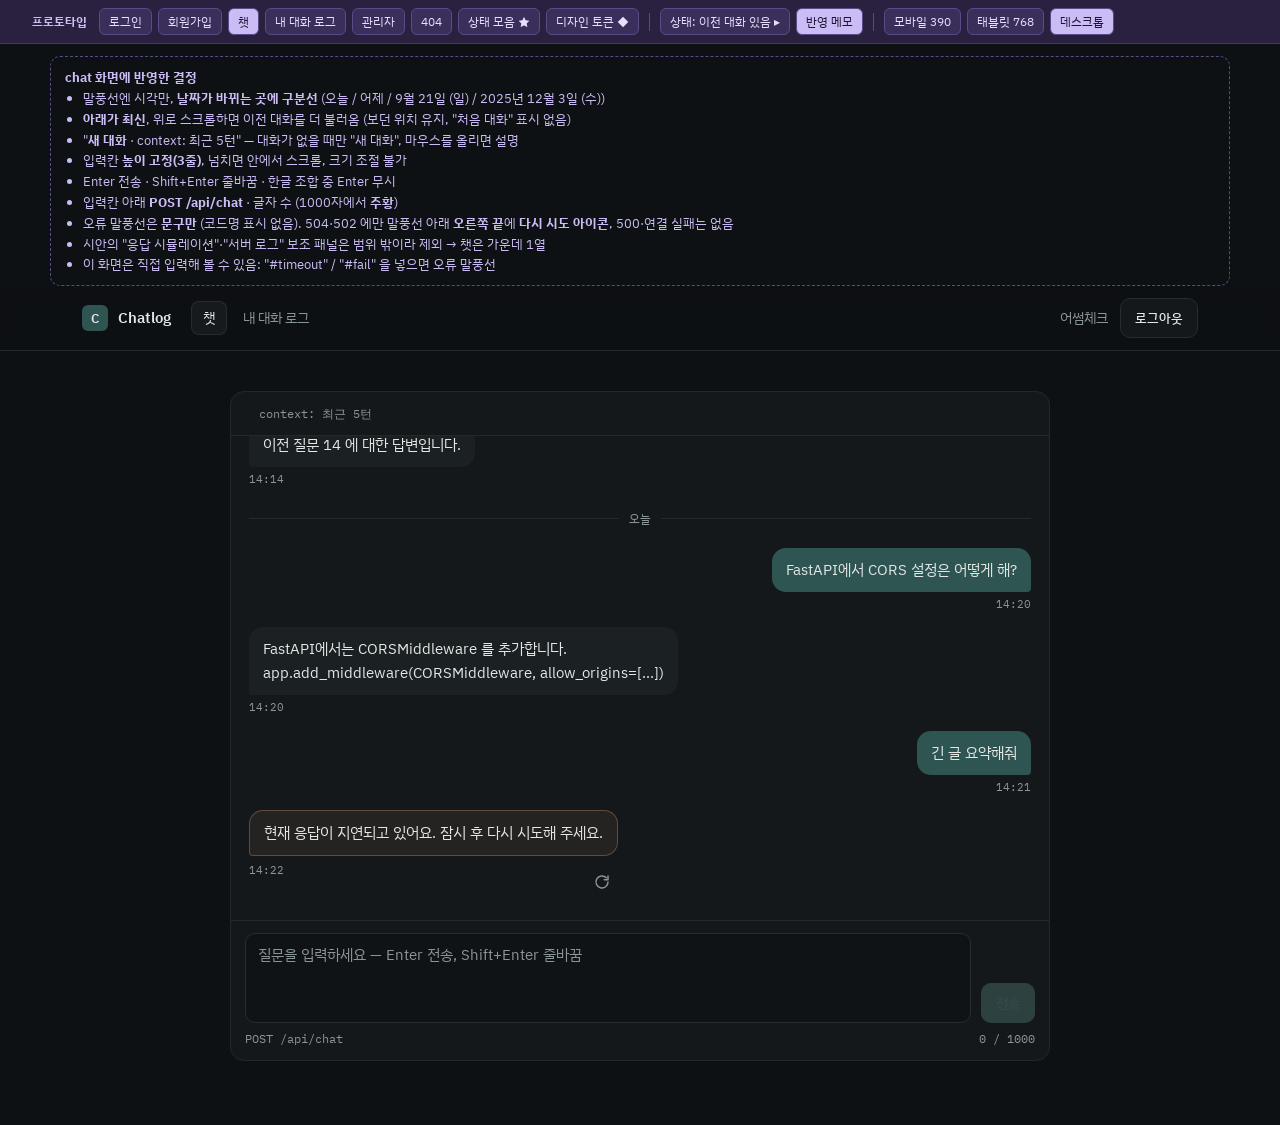
<file: B7-1/docs/design/prototype.html>
<!doctype html>
<html lang="ko">
<head>
<meta charset="utf-8">
<meta name="viewport" content="width=device-width, initial-scale=1">
<title>Chatlog 디자인 프로토타입</title>
<link rel="preconnect" href="https://fonts.googleapis.com">
<link rel="preconnect" href="https://fonts.gstatic.com" crossorigin>
<link href="https://fonts.googleapis.com/css2?family=IBM+Plex+Mono:wght@400;500&family=IBM+Plex+Sans+KR:wght@400;500;600&display=swap" rel="stylesheet">
<style>
/* =====================================================================
   디자인 토큰 — 실제 구현에서는 frontend/src/styles/global.css 의 :root 로 간다
   (docs/05-ui-ux.md 1절). 수정하고 싶은 색·크기는 여기만 바꾸면 전체에 반영된다.
   ===================================================================== */
:root {
  color-scheme: dark;

  /* ==== 1. 원시 색 (팔레트) — 직접 쓰지 않고 아래 의미 토큰이 참조한다 ==== */
  --gray-950: #0e1113;
  --gray-925: #0f1315;
  --gray-900: #14181a;
  --gray-875: #161a1d;
  --gray-850: #1b2023;
  --gray-800: #22282b;
  --gray-750: #262c30;
  --gray-600: #3a4246;
  --gray-400: #8b9599;
  --gray-100: #e3e7e6;
  --teal-500: #70b3ab;
  --teal-600: #5da098;
  --teal-800: #2e5551;
  --orange-500: #d1966d;

  /* ==== 2. 의미 색 — 컴포넌트는 이것만 쓴다 ==== */
  /* 텍스트 */
  --text-primary: var(--gray-100);      /* 본문·제목 */
  --text-secondary: var(--gray-400);    /* 설명·라벨·시각·코드 — 보조 글자 한 단계로 통일 (대비 6:1) */
  --text-disabled: var(--gray-600);     /* 비활성 컨트롤의 글자 */
  --text-on-accent: var(--gray-950);    /* 청록 버튼 위 글자 */
  --text-link: var(--teal-500);
  --text-link-hover: #8dc2bb;
  --text-error: var(--orange-500);
  --text-success: var(--teal-500);
  --text-placeholder: var(--gray-400);

  /* 배경 */
  --bg-page: var(--gray-950);
  --bg-surface: var(--gray-900);        /* 카드·패널 */
  --bg-surface-raised: var(--gray-875); /* 카드 안의 머리줄·선택된 메뉴 */
  --bg-bubble-bot: var(--gray-850);
  --bg-bubble-user: var(--teal-800);
  --bg-input: var(--gray-925);
  --bg-input-disabled: var(--gray-900);
  --bg-hover: var(--gray-875);          /* 목록 행·메뉴 hover */
  --bg-selected: #1e2829;
  --bg-header: rgba(14, 17, 19, 0.82);

  /* 테두리 */
  --border-default: var(--gray-800);    /* 카드·구분선 */
  --border-strong: var(--gray-750);     /* 입력·버튼 */
  --border-hover: var(--gray-400);
  --border-selected: rgba(112, 179, 171, 0.35);
  --border-error: rgba(209, 150, 109, 0.55);

  /* 포커스 링 — 키보드 이동 시 모든 컨트롤 공통 */
  --focus-ring-color: rgba(112, 179, 171, 0.6);
  --focus-ring-width: 2px;
  --focus-ring-offset: 1px;

  /* 주 버튼 (청록) — 상태별 */
  --btn-primary-bg: var(--teal-500);
  --btn-primary-bg-hover: #82bcb5;
  --btn-primary-bg-active: var(--teal-600);
  --btn-primary-text: var(--text-on-accent);
  --btn-primary-bg-disabled: #2e4141;
  --btn-primary-text-disabled: #324b4a;
  --btn-primary-bg-loading: #52807b;

  /* 보조 버튼 (테두리) — 상태별 */
  --btn-secondary-bg: var(--gray-900);
  --btn-secondary-bg-hover: var(--gray-875);
  --btn-secondary-bg-active: var(--gray-850);
  --btn-secondary-text: var(--text-primary);
  --btn-secondary-border: var(--border-strong);
  --btn-secondary-border-hover: var(--border-hover);
  --btn-secondary-bg-disabled: var(--gray-900);
  --btn-secondary-text-disabled: var(--text-disabled);

  /* 상태 (성공·오류) */
  --status-success: var(--teal-500);
  --status-success-bg: #1e2829;
  --status-success-border: rgba(112, 179, 171, 0.35);
  --status-error: var(--orange-500);
  --status-error-bg: #242322;
  --status-error-border: rgba(209, 150, 109, 0.35);

  /* 로딩 */
  --loading-track: var(--gray-750);     /* 스피너 바탕 원 */
  --loading-indicator: var(--teal-500); /* 스피너 도는 부분 */
  --skeleton-base: var(--gray-875);
  --skeleton-shine: var(--gray-800);

  /* ==== 3. 글꼴 ==== */
  --font-sans: 'IBM Plex Sans KR', system-ui, -apple-system, sans-serif;
  --font-mono: 'IBM Plex Mono', ui-monospace, monospace;
  --weight-regular: 400;
  --weight-medium: 500;
  --weight-semibold: 600;

  /* 글자 크기 (데스크톱) — 모바일 값은 아래 MOBILE_TOKENS 가 덮어쓴다 */
  --fs-micro: 10px;      /* 태그 */
  --fs-caption: 11px;    /* 시각·코드 칩 보조 */
  --fs-label: 12px;      /* 라벨·코드 칩·API 표기 */
  --fs-small: 13px;      /* 보조 문장·필드 라벨 */
  --fs-body-sm: 14px;    /* 버튼·메뉴·목록 */
  --fs-body: 15px;       /* 본문 기본 */
  --fs-input: 15px;      /* 입력칸 (모바일 16 — iOS 확대 방지) */
  --fs-h3: 15px;         /* 패널 제목 */
  --fs-h2: 20px;         /* 섹션 제목·총 기록 숫자 */
  --fs-stat: 22px;       /* 통계 숫자 */
  --fs-h1: 26px;         /* 화면 제목 */
  --fs-display: 56px;    /* 404 숫자 */

  --lh-tight: 1.3;       /* 제목·숫자 */
  --lh-normal: 1.6;      /* 본문 */
  --lh-input: 1.5;       /* 입력칸 */
  --ls-title: -0.01em;
  --ls-mono-caps: 0.04em;

  /* ==== 4. 간격 (4px 그리드, 반 단계 허용) ==== */
  --space-0-5: 2px;
  --space-1: 4px;
  --space-1-5: 6px;
  --space-2: 8px;
  --space-2-5: 10px;
  --space-3: 12px;
  --space-3-5: 14px;
  --space-4: 16px;
  --space-4-5: 18px;
  --space-5: 20px;
  --space-5-5: 22px;
  --space-6: 24px;
  --space-7: 28px;
  --space-8: 32px;
  --space-10: 40px;
  --space-14: 56px;
  --space-16: 64px;
  --space-22: 90px;
  --space-page-top: 40px;       /* 본문 위 여백 (모바일 24) */

  /* ==== 5. 모서리 ==== */
  --radius-xs: 4px;      /* 태그·말풍선 꼬리 */
  --radius-sm: 6px;      /* 코드 칩 */
  --radius-md: 8px;      /* 메뉴·목록 행 */
  --radius-control: 10px;/* 입력·버튼 */
  --radius-card: 14px;
  --radius-bubble: 14px;
  --radius-tail: 4px;
  --radius-pill: 999px;

  /* ==== 6. 크기 ==== */
  --page-max: 1180px;
  --page-pad: clamp(16px, 4vw, 32px);
  --chat-max: 820px;
  --auth-max: 404px;
  --admin-list-width: 360px;
  --control-height: 40px;        /* 버튼·입력 최소 높이 */
  --control-height-sm: 32px;
  --touch-target: 44px;          /* 모바일 최소 터치 영역 */
  --bubble-max: 78%;
  --icon-spinner: 14px;
  --brand-mark: 26px;
  --dot-size: 6px;               /* 응답 대기 점 */
  --border-width: 1px;
  --tab-indicator: 2px;          /* 선택된 탭 밑줄 */
  --qa-label-width: 72px;

  /* ==== 8. 움직임 ==== */
  --duration-instant: 0ms;
  --duration-fast: 120ms;        /* hover·색 전환 */
  --duration-base: 200ms;        /* 펼침·탭 전환 */
  --duration-enter: 280ms;       /* 말풍선·화면 등장 (rise) */
  --duration-blink: 1.2s;        /* 응답 대기 점 한 주기 */
  --duration-spin: 0.8s;         /* 스피너 한 바퀴 */
  --duration-shimmer: 1.4s;      /* 스켈레톤 */
  --ease-standard: cubic-bezier(0.2, 0, 0, 1);
  --ease-enter: cubic-bezier(0, 0, 0, 1);
  --ease-linear: linear;
  --rise-distance: 6px;          /* 등장 시 올라오는 거리 */
  --press-scale: 0.98;           /* 버튼 누름 */

  /* ==== 토스트 ==== */
  --toast-bg: var(--gray-850);
  --toast-border: var(--border-strong);
  --toast-shadow: 0 8px 24px rgba(0, 0, 0, 0.45);   /* 떠 있는 요소에만 쓰는 유일한 그림자 */
  --toast-width: 420px;
  --toast-offset: var(--space-3);                    /* 헤더 아래 간격 */
  --toast-duration-info: 4s;                          /* 자동으로 사라지기까지 */
  --toast-duration-error: 6s;                         /* 오류는 읽을 시간이 더 필요 */
  --toast-max: 3;                                     /* 동시에 보이는 최대 개수 */

  /* ==== 9. 겹침 순서 ==== */
  --z-header: 40;
  --z-toast: 45;
  --z-proto: 50;

  /* 이전 이름 — 프로토타입 내부 호환용 */
  --color-bg: var(--bg-page);
  --color-surface: var(--bg-surface);
  --color-surface-2: var(--bg-surface-raised);
  --color-bubble: var(--bg-bubble-bot);
  --color-input: var(--bg-input);
  --color-border: var(--border-default);
  --color-border-2: var(--border-strong);
  --color-text: var(--text-primary);
  --color-muted: var(--text-secondary);
  --color-faint: var(--text-secondary);
  --color-accent: var(--teal-500);
  --color-accent-ink: var(--text-on-accent);
  --color-user-bubble: var(--bg-bubble-user);
  --color-warn: var(--orange-500);
  --color-warn-bg: var(--status-error-bg);
  --color-accent-bg: var(--bg-selected);
}

*, *::before, *::after { box-sizing: border-box; }
/* hidden 속성은 display 를 지정한 요소에서도 숨긴다 */
[hidden] { display: none !important; }
* { margin: 0; }
body {
  background: var(--color-bg);
  color: var(--color-text);
  font-family: var(--font-sans);
  font-size: var(--fs-body);
  line-height: var(--lh-normal);
  -webkit-font-smoothing: antialiased;
}
button, input, textarea { font: inherit; color: inherit; }
a { color: var(--text-link); text-decoration: none; }
.mono { font-family: var(--font-mono); }

@keyframes rise { from { opacity: 0; transform: translateY(var(--rise-distance)); } to { opacity: 1; transform: none; } }
@keyframes blink { 0%, 80%, 100% { opacity: .25; } 40% { opacity: 1; } }
/* 동작 줄이기 설정: 등장·누름·전환은 없애고, 로딩은 멈추지 않되 느리게 (기다리는 중임은 알려야 한다) */
@media (prefers-reduced-motion: reduce) {
  :root { --duration-fast: 0ms; --duration-base: 0ms; --duration-enter: 0ms; --rise-distance: 0px; --press-scale: 1; --duration-spin: 1.6s; }
  .dots i, .skeleton { animation: none !important; }
  .dots i { opacity: .6; }
}

/* ---------- 프로토타입 전용 조작 바 (실제 앱에는 없음) ---------- */
.proto-bar {
  position: sticky; top: 0; z-index: 50;
  display: flex; flex-wrap: wrap; gap: var(--space-1-5); align-items: center;
  padding: var(--space-2) var(--page-pad);
  background: #2a2140; border-bottom: var(--border-width) solid #45386a;
  font-size: var(--fs-label);
}
.proto-bar strong { margin-right: var(--space-1-5); color: #cbbcf5; }
.proto-bar button {
  background: #3a2f5a; border: var(--border-width) solid #5a4b88; border-radius: var(--radius-sm);
  padding: 3px 9px; cursor: pointer; color: #e8e0ff;
}
.proto-bar button[aria-pressed="true"] { background: #cbbcf5; color: #1d1530; }
.proto-bar .sep { width: 1px; height: 18px; background: #5a4b88; margin: 0 var(--space-1); }
.proto-note {
  max-width: var(--page-max); margin: var(--space-3) auto 0; padding: var(--space-2-5) var(--space-3-5);
  border: var(--border-width) dashed #5a4b88; border-radius: var(--radius-control); color: #cbbcf5; font-size: var(--fs-small);
}
.proto-note ul { padding-left: 18px; }
.proto-note[hidden] { display: none; }

/* ---------- 레이아웃 ---------- */
.app-header {
  position: sticky; top: 41px; z-index: var(--z-header);
  -webkit-backdrop-filter: blur(10px); /* Safari 14~17 */
  backdrop-filter: blur(10px);
  background: rgba(14, 17, 19, 0.82);
  border-bottom: var(--border-width) solid var(--color-border);
}
.header-inner {
  max-width: var(--page-max); margin: 0 auto; padding: var(--space-3) var(--page-pad);
  display: flex; align-items: center; gap: var(--space-5); flex-wrap: wrap;
}
.brand { display: flex; align-items: center; gap: var(--space-2-5); color: var(--color-text); font-weight: var(--weight-semibold); }
.brand:hover { text-decoration: none; }
.brand-mark {
  width: var(--brand-mark); height: var(--brand-mark); border-radius: var(--radius-sm); display: grid; place-items: center;
  background: var(--color-user-bubble); color: var(--color-text); font-size: var(--fs-small);
}
.nav { display: flex; gap: var(--space-1); }
.nav a {
  transition: background-color var(--duration-fast) var(--ease-standard), color var(--duration-fast) var(--ease-standard);
  color: var(--color-muted); padding: var(--space-1-5) var(--space-3); border-radius: var(--radius-md); font-size: var(--fs-body-sm);
}
@media (hover: hover) { .nav a:hover { text-decoration: none; color: var(--color-text); background: var(--bg-hover); } }
.nav a[aria-current="page"] { color: var(--color-text); background: var(--color-surface-2); box-shadow: inset 0 0 0 1px var(--color-border-2); }
.header-end { margin-left: auto; display: flex; align-items: center; gap: var(--space-3); }
.nickname { color: var(--color-muted); font-size: var(--fs-body-sm); }

main { max-width: var(--page-max); margin: 0 auto; padding: var(--space-page-top) var(--page-pad) var(--space-16); }
.screen { display: none; animation: rise var(--duration-enter) var(--ease-enter); }
.screen.active { display: block; }

.page-title { font-size: var(--fs-h1); font-weight: var(--weight-semibold); letter-spacing: var(--ls-title); }
.page-desc { color: var(--color-muted); margin-top: var(--space-1); }

/* ---------- 공통 컴포넌트 ---------- */
/* 버튼 — 상태: 기본 · hover(마우스 기기만) · 누름 · 포커스(키보드) · 비활성 · 로딩 */
.btn {
  display: inline-flex; align-items: center; justify-content: center; gap: var(--space-1-5);
  min-height: var(--control-height); padding: 0 var(--space-3-5);
  border-radius: var(--radius-control); font-size: var(--fs-body-sm); font-weight: var(--weight-medium);
  border: var(--border-width) solid var(--btn-secondary-border);
  background: var(--btn-secondary-bg); color: var(--btn-secondary-text); cursor: pointer;
  transition: background-color var(--duration-fast) var(--ease-standard), border-color var(--duration-fast) var(--ease-standard), transform var(--duration-fast) var(--ease-standard);
}
@media (hover: hover) {
  .btn:hover:not(:disabled) { background: var(--btn-secondary-bg-hover); border-color: var(--btn-secondary-border-hover); }
  .btn-primary:hover:not(:disabled) { background: var(--btn-primary-bg-hover); border-color: transparent; }
}
.btn:active:not(:disabled) { background: var(--btn-secondary-bg-active); transform: scale(var(--press-scale)); }
.btn:disabled { background: var(--btn-secondary-bg-disabled); color: var(--btn-secondary-text-disabled); cursor: not-allowed; }
.btn-primary { background: var(--btn-primary-bg); color: var(--btn-primary-text); border-color: transparent; font-weight: var(--weight-semibold); }
.btn-primary:active:not(:disabled) { background: var(--btn-primary-bg-active); }
.btn-primary:disabled { background: var(--btn-primary-bg-disabled); color: var(--btn-primary-text-disabled); }
.btn[aria-busy="true"] { cursor: progress; }
.btn-primary[aria-busy="true"] { background: var(--btn-primary-bg-loading); color: var(--btn-primary-text); }
.btn-small { font-size: var(--fs-small); }
/* 상태 모음에서 hover·누름·포커스를 멈춘 모습으로 보여주기 위한 클래스 (실제 앱에는 없음) */
.btn.is-hover { background: var(--btn-secondary-bg-hover); border-color: var(--btn-secondary-border-hover); }
.btn-primary.is-hover { background: var(--btn-primary-bg-hover); border-color: transparent; }
.btn.is-active { background: var(--btn-secondary-bg-active); transform: scale(var(--press-scale)); }
.btn-primary.is-active { background: var(--btn-primary-bg-active); }
.is-focus { outline: var(--focus-ring-width) solid var(--focus-ring-color); outline-offset: var(--focus-ring-offset); }
.btn-block { width: 100%; }
/* 아이콘만 있는 버튼 — 정사각형 */
.btn-icon { width: var(--control-height); padding: 0; }
.btn-icon.btn-small { width: var(--control-height-sm); }
/* 배경 없는 버튼 — 말풍선 아래 [다시 시도] */
.btn-ghost { background: transparent; border-color: transparent; color: var(--text-secondary); }
@media (hover: hover) { .btn-ghost:hover:not(:disabled) { background: var(--bg-hover); border-color: transparent; color: var(--text-primary); } }
.btn-ghost:disabled { background: transparent; }
.btn-ghost.is-ghost-hover { background: var(--bg-hover); color: var(--text-primary); }
/* 오류 말풍선: 말풍선 폭만큼, 아래 한 줄에 왼쪽 시각 · 오른쪽 끝 다시 시도 아이콘 (2026-09-29 의견) */
.msg.err { display: grid; grid-template-columns: 1fr auto; align-items: center; column-gap: var(--space-2); align-self: flex-start; }
.msg.err .err-box { grid-column: 1 / -1; }
.msg.err .retry { grid-row: 2; grid-column: 2; margin-top: var(--space-1-5); }
.msg.err .retry + time { grid-row: 2; grid-column: 1; margin-top: var(--space-1-5); }

/* 포커스 링 — 키보드로 이동할 때만 (마우스 클릭엔 안 보임) */
:where(a, button, input, textarea, [tabindex]):focus-visible {
  outline: var(--focus-ring-width) solid var(--focus-ring-color); outline-offset: var(--focus-ring-offset);
}
/* 입력칸은 클릭해도 포커스 표시 (어디에 입력 중인지) */
input:focus, textarea:focus { outline: var(--focus-ring-width) solid var(--focus-ring-color); outline-offset: var(--focus-ring-offset); }
input:disabled, textarea:disabled { background: var(--bg-input-disabled); color: var(--text-disabled); cursor: not-allowed; }
::placeholder { color: var(--text-placeholder); }

/* 링크 */
a { transition: color var(--duration-fast) var(--ease-standard); }
@media (hover: hover) { a:hover { color: var(--text-link-hover); } }

.card {
  background: var(--color-surface); border: var(--border-width) solid var(--color-border);
  border-radius: var(--radius-card);
}
.chip {
  font-family: var(--font-mono); font-size: var(--fs-label); border-radius: var(--radius-sm); padding: 1px 7px;
  border: var(--border-width) solid var(--color-border-2); color: var(--color-muted); white-space: nowrap;
}
.chip-warn { color: var(--color-warn); border-color: rgba(209, 150, 109, 0.4); }
.chip-ok { color: var(--color-accent); border-color: rgba(112, 179, 171, 0.4); }
.api-note { font-family: var(--font-mono); font-size: var(--fs-label); color: var(--color-faint); }

.field { display: grid; gap: var(--space-1-5); margin-bottom: var(--space-3-5); }
.field label { font-size: var(--fs-small); color: var(--color-muted); }
.field input {
  background: var(--color-input); border: var(--border-width) solid var(--color-border-2);
  border-radius: var(--radius-control); padding: 0 var(--space-3); min-height: var(--control-height); font-size: var(--fs-input);
}

.field .hint { font-size: var(--fs-label); color: var(--color-faint); }
.field .error { font-size: var(--fs-label); color: var(--color-warn); }
.field.invalid input { border-color: rgba(209, 150, 109, 0.55); }

.alert {
  display: flex; gap: var(--space-2-5); align-items: flex-start;
  border-radius: var(--radius-control); padding: var(--space-2-5) var(--space-3); margin-bottom: var(--space-3-5); font-size: var(--fs-body-sm);
}
.alert-warn { background: var(--color-warn-bg); border: var(--border-width) solid rgba(209, 150, 109, 0.35); color: var(--color-text); }
.alert-warn .mono { color: var(--color-warn); font-size: var(--fs-label); padding-top: var(--space-0-5); }
.alert-ok { background: var(--color-accent-bg); border: var(--border-width) solid rgba(112, 179, 171, 0.35); }

/* ---------- 로그인·회원가입 ---------- */
.auth { max-width: var(--auth-max); margin: var(--space-14) auto 0; }
.auth .card { padding: var(--space-5-5); margin-top: var(--space-7); }
.auth-switch { display: block; text-align: center; margin-top: var(--space-4-5); font-size: var(--fs-body-sm); color: var(--color-muted); }
.auth-switch:hover { color: var(--color-accent); }
.auth-switch span { color: var(--color-accent); }
.auth .api-note { text-align: center; margin-top: var(--space-4); }

/* ---------- 챗 ---------- */
.chat { max-width: var(--chat-max); margin: 0 auto; }
.chat .card { display: flex; flex-direction: column; height: calc(100vh - 230px); min-height: 460px; overflow: hidden; }
.chat-top {
  display: flex; align-items: center; gap: var(--space-2-5); padding: var(--space-3) var(--space-4-5);
  border-bottom: var(--border-width) solid var(--color-border); font-size: var(--fs-body-sm);
}
.chat-top .ctx { font-family: var(--font-mono); font-size: var(--fs-label); color: var(--color-faint); cursor: help; }
.chat-scroll { flex: 1; overflow-y: auto; padding: var(--space-5) var(--space-4-5); display: flex; flex-direction: column; gap: var(--space-3-5); }
.greet { color: var(--color-muted); text-align: center; margin: auto 0; }
.msg { display: flex; flex-direction: column; max-width: var(--bubble-max); animation: rise var(--duration-enter) var(--ease-enter); }
.msg p { padding: var(--space-2-5) var(--space-3-5); border-radius: var(--radius-bubble); white-space: pre-wrap; word-break: break-word; }
.msg time { font-family: var(--font-mono); font-size: var(--fs-caption); color: var(--color-faint); margin-top: var(--space-1); }
.msg.user { align-self: flex-end; align-items: flex-end; }
.msg.bot { align-items: flex-start; }
.msg.user p { background: var(--color-user-bubble); border-bottom-right-radius: var(--radius-tail); }
.msg.bot p { background: var(--color-bubble); border-bottom-left-radius: var(--radius-tail); }
.msg.err .err-box {
  background: var(--color-warn-bg); border: var(--border-width) solid rgba(209, 150, 109, 0.35);
  border-radius: var(--radius-bubble); border-bottom-left-radius: var(--radius-tail); padding: var(--space-2-5) var(--space-3-5);
}
.dots { display: inline-flex; gap: var(--space-1); padding: var(--space-3-5) var(--space-4); background: var(--color-bubble); border-radius: var(--radius-bubble); border-bottom-left-radius: var(--radius-tail); }
.dots i { width: var(--dot-size); height: var(--dot-size); border-radius: var(--radius-pill); background: var(--color-muted); animation: blink var(--duration-blink) infinite; }
.dots i:nth-child(2) { animation-delay: .2s; } .dots i:nth-child(3) { animation-delay: .4s; }
.loading-older { text-align: center; font-size: var(--fs-label); color: var(--color-faint); }
.slow { font-size: var(--fs-small); color: var(--color-muted); padding: 0 var(--space-4-5) var(--space-2); }
.composer { border-top: var(--border-width) solid var(--color-border); padding: var(--space-3) var(--space-3-5); }
.composer-row { display: flex; gap: var(--space-2-5); align-items: flex-end; }
.composer textarea {
  font-size: var(--fs-input);
  flex: 1; resize: none; overflow-y: auto; background: var(--color-input);
  border: var(--border-width) solid var(--color-border-2); border-radius: var(--radius-control); padding: var(--space-2-5) var(--space-3); line-height: var(--lh-input);
}
.composer-foot { display: flex; justify-content: space-between; margin-top: var(--space-1-5); }
.counter { font-family: var(--font-mono); font-size: var(--fs-label); color: var(--color-faint); }
.counter[data-limit] { color: var(--color-warn); }

/* ---------- 내 대화 로그 ---------- */
.logs-head { display: flex; align-items: flex-end; gap: var(--space-4); flex-wrap: wrap; margin-bottom: var(--space-5); }
.total { margin-left: auto; display: flex; align-items: center; gap: var(--space-3); }
.total-box { padding: var(--space-1-5) var(--space-3-5); text-align: center; }
.total-box small { display: block; font-size: var(--fs-caption); color: var(--color-muted); }
.total-box strong { font-family: var(--font-mono); font-size: var(--fs-h2); font-weight: var(--weight-medium); }
.log-scroll { max-height: 62vh; overflow-y: auto; display: grid; gap: var(--space-3); padding-right: var(--space-1); }
.log-card { padding: var(--space-3-5) var(--space-4-5); }
.log-card header { display: flex; justify-content: space-between; font-family: var(--font-mono); font-size: var(--fs-label); color: var(--color-faint); margin-bottom: var(--space-2); }
.qa { display: grid; grid-template-columns: var(--qa-label-width) 1fr; gap: var(--space-1-5) var(--space-3); font-size: var(--fs-body-sm); }
.qa dt { font-family: var(--font-mono); font-size: var(--fs-caption); color: var(--color-faint); padding-top: 3px; letter-spacing: var(--ls-mono-caps); }
.qa dd { white-space: pre-wrap; }
.qa dd.q { color: var(--color-text); }
.qa dd.a { color: var(--color-muted); border-top: var(--border-width) solid var(--color-border); padding-top: var(--space-1-5); }
.qa dt.a { border-top: var(--border-width) solid var(--color-border); padding-top: 9px; }
.empty { border: var(--border-width) dashed var(--color-border-2); border-radius: var(--radius-card); padding: var(--space-10); text-align: center; color: var(--color-muted); }

/* ---------- 관리자 ---------- */
.admin-head { display: flex; align-items: center; justify-content: space-between; margin-bottom: var(--space-4-5); }
.stats { display: grid; grid-template-columns: repeat(6, 1fr); gap: var(--space-2-5); margin-bottom: var(--space-5-5); }
.stat { padding: var(--space-3) var(--space-3-5); }
.stat dt { font-size: var(--fs-label); color: var(--color-muted); }
.stat dt.mono { font-size: var(--fs-caption); }
.stat dd { font-family: var(--font-mono); font-size: var(--fs-stat); margin-top: var(--space-0-5); }
.stat.warn dd { color: var(--color-warn); }
.tabs { display: flex; gap: var(--space-1); border-bottom: var(--border-width) solid var(--color-border); margin-bottom: var(--space-4); }
.tabs button { background: none; border: 0; padding: var(--space-2) var(--space-3-5); color: var(--color-muted); cursor: pointer; border-bottom: var(--tab-indicator) solid transparent; margin-bottom: calc(var(--border-width) * -1); }
.tabs button[aria-selected="true"] { color: var(--color-text); border-bottom-color: var(--color-accent); }
.admin-grid { display: grid; grid-template-columns: var(--admin-list-width) 1fr; gap: var(--space-4); align-items: start; }
.panel { padding: var(--space-4); }
.panel h2 { font-size: var(--fs-body); font-weight: var(--weight-semibold); margin-bottom: var(--space-3); }
.panel-tools { display: flex; gap: var(--space-2); margin-bottom: var(--space-2-5); }
.panel-tools input { flex: 1; min-width: 0; background: var(--color-input); border: var(--border-width) solid var(--color-border-2); border-radius: var(--radius-md); padding: 7px var(--space-2-5); font-size: var(--fs-body-sm); }
.user-count { font-size: var(--fs-label); color: var(--color-faint); margin-bottom: var(--space-1-5); }
.user-list { list-style: none; padding: 0; display: grid; gap: var(--space-0-5); }
.user-list button {
  width: 100%; text-align: left; background: none; border: var(--border-width) solid transparent; border-radius: var(--radius-md);
  padding: var(--space-2) var(--space-2-5); cursor: pointer; display: grid; grid-template-columns: 1fr auto; gap: var(--space-0-5) var(--space-2);
}
@media (hover: hover) { .user-list button:hover { background: var(--bg-hover); } }
.user-list button[aria-pressed="true"] { background: var(--color-accent-bg); border-color: rgba(112, 179, 171, 0.35); }
.user-list .email { font-size: var(--fs-body-sm); overflow: hidden; text-overflow: ellipsis; white-space: nowrap; }
.user-list .meta { grid-column: 1 / -1; font-family: var(--font-mono); font-size: var(--fs-caption); color: var(--color-faint); }
.more { display: flex; justify-content: center; margin-top: var(--space-2-5); }
.record { border-top: var(--border-width) solid var(--color-border); padding: var(--space-3) 0; }
.record:first-of-type { border-top: 0; }
.record header { display: flex; flex-wrap: wrap; align-items: center; gap: var(--space-2); font-family: var(--font-mono); font-size: var(--fs-label); color: var(--color-faint); margin-bottom: var(--space-1-5); }
.record .rid { margin-left: auto; background: none; border: 0; color: var(--color-accent); font-family: var(--font-mono); font-size: var(--fs-label); cursor: pointer; padding: 0; }
@media (hover: hover) { .record .rid:hover { text-decoration: underline; } }
.flow { margin-top: var(--space-4); padding: var(--space-4); }
.flow-head { display: flex; justify-content: space-between; align-items: center; margin-bottom: var(--space-2-5); }
.flow-head h2 { font-size: var(--fs-body); font-weight: var(--weight-semibold); }
.flow ol { list-style: none; padding: 0; font-family: var(--font-mono); font-size: var(--fs-small); }
.flow li { display: grid; grid-template-columns: 76px 56px 170px 1fr; gap: var(--space-2-5); padding: 5px 0; border-top: var(--border-width) solid var(--color-border); }
.flow li:first-child { border-top: 0; }
.flow .lv-INFO { color: var(--color-accent); }
.flow .lv-ERROR { color: var(--color-warn); }
.flow time, .flow .detail { color: var(--color-muted); }
.fail-list .record header .who { color: var(--color-text); font-family: var(--font-sans); font-size: var(--fs-small); }

/* ---------- 로딩 표시 ---------- */
.spinner {
  width: var(--icon-spinner); height: var(--icon-spinner); border-radius: var(--radius-pill); display: inline-block; vertical-align: -2px;
  border: 2px solid var(--loading-track); border-top-color: var(--loading-indicator);
  animation: spin var(--duration-spin) var(--ease-linear) infinite;
}
@keyframes spin { to { transform: rotate(360deg); } }
.loading { display: flex; align-items: center; justify-content: center; gap: var(--space-2); color: var(--color-muted); font-size: var(--fs-small); padding: var(--space-4); }
.skeleton { border-radius: var(--radius-sm); background: linear-gradient(90deg, var(--skeleton-base) 25%, var(--skeleton-shine) 50%, var(--skeleton-base) 75%) 0 0 / 300% 100%; animation: shimmer var(--duration-shimmer) ease infinite; }
@keyframes shimmer { from { background-position: 100% 0; } to { background-position: 0 0; } }
.btn[aria-busy="true"] .spinner { border-top-color: currentColor; }

/* ---------- 토스트 ----------
   위치: PC 는 헤더 아래 오른쪽(본문 열 오른쪽 끝에 맞춤), 모바일(≤560)은 헤더 아래 가운데 꽉 찬 폭.
   아래 가운데는 챗 입력칸·[전송]·모바일 키보드와 겹친다 (2026-09-29 의견 반영).
   정보는 --toast-duration-info, 오류는 --toast-duration-error 뒤 사라지고, 마우스를 올리거나
   포커스가 있으면 멈춘다. 최대 --toast-max 개, 새 것이 위. 닫기 버튼 항상 있음 */
.toasts {
  position: fixed; z-index: var(--z-toast);
  right: max(var(--page-pad), calc((100% - var(--page-max)) / 2 + var(--page-pad)));
  top: calc(41px + 57px + var(--toast-offset));
  width: min(var(--toast-width), calc(100% - 2 * var(--page-pad)));
  display: grid; gap: var(--space-2); pointer-events: none;
}
.toast {
  pointer-events: auto; display: flex; align-items: center; gap: var(--space-2-5);
  padding: var(--space-2-5) var(--space-2-5) var(--space-2-5) var(--space-3-5);
  background: var(--toast-bg); border: var(--border-width) solid var(--toast-border);
  border-left: 3px solid var(--status-success); border-radius: var(--radius-control);
  box-shadow: var(--toast-shadow); font-size: var(--fs-body-sm);
  animation: toast-in var(--duration-enter) var(--ease-enter);
}
.toast.error { border-left-color: var(--status-error); }
.toast .msg-text { flex: 1; }
.toast.leaving { animation: toast-out var(--duration-base) var(--ease-standard) forwards; }
@keyframes toast-in { from { opacity: 0; transform: translateY(calc(var(--rise-distance) * -1.5)); } to { opacity: 1; transform: none; } }
@keyframes toast-out { to { opacity: 0; transform: translateY(calc(var(--rise-distance) * -1)); } }
.toast-static { position: static; transform: none; width: 100%; }

/* ---------- 날짜 구분선 (챗) ---------- */
.day-divider { display: flex; align-items: center; gap: var(--space-2-5); font-size: var(--fs-label); color: var(--color-faint); margin: var(--space-1-5) 0; }
.day-divider::before, .day-divider::after { content: ''; flex: 1; height: 1px; background: var(--color-border); }
.time-table { width: 100%; border-collapse: collapse; font-size: var(--fs-small); }
.time-table th, .time-table td { white-space: nowrap; text-align: left; padding: var(--space-1-5) var(--space-2); border-top: var(--border-width) solid var(--color-border); }
.time-table th { color: var(--color-muted); font-weight: var(--weight-medium); font-size: var(--fs-label); }
.time-table td.mono { font-family: var(--font-mono); font-size: var(--fs-label); }

/* ---------- 디자인 토큰 화면 ---------- */
.tok-table { width: 100%; border-collapse: collapse; font-size: var(--fs-small); }
.tok-table th, .tok-table td { text-align: left; padding: var(--space-1-5) var(--space-2); border-top: var(--border-width) solid var(--border-default); vertical-align: middle; }
.tok-table th { color: var(--text-secondary); font-weight: var(--weight-medium); font-size: var(--fs-label); }
.tok-table code { font-family: var(--font-mono); font-size: var(--fs-label); color: var(--text-primary); }
.tok-table .val { font-family: var(--font-mono); font-size: var(--fs-caption); color: var(--text-secondary); max-width: 260px; overflow: hidden; text-overflow: ellipsis; white-space: nowrap; }
.tok-table .mob { font-family: var(--font-mono); font-size: var(--fs-caption); color: var(--status-success); }
.swatch { width: 36px; height: 22px; border-radius: var(--radius-xs); border: var(--border-width) solid var(--border-strong); }
.bar { height: 10px; background: var(--status-success); border-radius: 2px; }
.radius-box { width: 44px; height: 28px; border: var(--border-width) solid var(--status-success); background: var(--bg-selected); }
.tok-wrap { overflow-x: auto; }
.motion-demo { display: inline-block; padding: var(--space-1) var(--space-2); background: var(--bg-bubble-bot); border-radius: var(--radius-sm); }

/* ---------- 상태 모음 ---------- */
.catalog h2.cat { font-size: var(--fs-h2); font-weight: var(--weight-semibold); margin: var(--space-10) 0 var(--space-1-5); padding-top: var(--space-4); border-top: var(--border-width) solid var(--color-border); }
.catalog h2.cat:first-of-type { border-top: 0; margin-top: var(--space-5); }
.catalog .cat-desc { color: var(--color-muted); font-size: var(--fs-small); margin-bottom: var(--space-3-5); }
.cases { display: grid; grid-template-columns: repeat(auto-fill, minmax(340px, 1fr)); gap: var(--space-3-5); }
.case { border: var(--border-width) solid var(--color-border); border-radius: var(--radius-card); overflow: hidden; background: var(--color-bg); }
.case > h3 { font-size: var(--fs-label); font-weight: var(--weight-medium); padding: 7px var(--space-3); background: var(--color-surface-2); border-bottom: var(--border-width) solid var(--color-border); color: var(--color-muted); display: flex; gap: var(--space-2); align-items: center; }
.case > h3 .tag { margin-left: auto; font-family: var(--font-mono); font-size: var(--fs-micro); padding: 0 var(--space-1-5); border-radius: var(--radius-xs); }
.tag-now { background: #23313a; color: #9cc3d1; }
.tag-new { background: #3a2f5a; color: #cbbcf5; }
.case .body { padding: var(--space-3-5); display: grid; gap: var(--space-2-5); }
.case .body > .btn { justify-self: start; }
.case .body.center { place-items: center; min-height: 90px; }
.case .mini-header { display: flex; align-items: center; gap: var(--space-2-5); font-size: var(--fs-small); flex-wrap: wrap; }
.case .mini-header .brand-mark { width: 22px; height: 22px; font-size: var(--fs-caption); }
.case .mini-header .nav a { padding: var(--space-1) var(--space-2); font-size: var(--fs-small); }
.case .msg { max-width: 92%; }
.legend { display: flex; gap: var(--space-3-5); font-size: var(--fs-label); color: var(--color-muted); margin: var(--space-2) 0 0; }

/* ---------- 404 ---------- */
.notfound { text-align: center; margin-top: var(--space-22); }
.notfound .code { font-family: var(--font-mono); font-size: var(--fs-display); color: var(--color-faint); }
.notfound p { color: var(--color-muted); margin: var(--space-2) 0 var(--space-5); }

/* ---------- 반응형 (docs/05-ui-ux.md 7절) ----------
   프로토타입은 폭 버튼으로 보기 위해 컨테이너 쿼리를 쓴다. 실제 구현은 @media 로 같은 기준을 쓴다 */
#frame { container: app / inline-size; }
@container app (max-width: 900px) {
  .case[style*="span 2"] { grid-column: auto !important; }
  .admin-grid { grid-template-columns: 1fr; }
  .stats { grid-template-columns: repeat(2, 1fr); }
}
@container app (max-width: 560px) {
  .toasts { right: 0; left: 0; margin: 0 auto; }
  .header-inner { gap: var(--space-2-5); }
  .nav { order: 3; width: 100%; }
    .msg { max-width: 90%; }
  .flow li { grid-template-columns: 64px 1fr; }
  .flow li .detail { grid-column: 2; }
  .qa { grid-template-columns: 1fr; }
  .qa dt.a { border-top: 0; padding-top: 0; }
}
</style>
</head>
<body>

<!-- ===== 프로토타입 조작 바 (실제 앱에 없음) ===== -->
<div class="proto-bar" role="toolbar" aria-label="프로토타입 조작">
  <strong>프로토타입</strong>
  <button data-screen="login">로그인</button>
  <button data-screen="signup">회원가입</button>
  <button data-screen="chat">챗</button>
  <button data-screen="logs">내 대화 로그</button>
  <button data-screen="admin">관리자</button>
  <button data-screen="notfound">404</button>
  <button data-screen="catalog">상태 모음 ★</button>
  <button data-screen="tokens">디자인 토큰 ◆</button>
  <span class="sep"></span>
  <button data-variant="toggle-state" id="variant-btn">상태 바꾸기</button>
  <button id="note-btn" aria-pressed="true">반영 메모</button>
  <span class="sep"></span>
  <button data-width="390">모바일 390</button>
  <button data-width="768">태블릿 768</button>
  <button data-width="" aria-pressed="true">데스크톱</button>
</div>

<div class="proto-note" id="note"></div>

<div id="frame">
<div class="toasts" id="toasts" aria-live="polite"></div>
<header class="app-header">
  <div class="header-inner">
    <a class="brand" href="#" data-go="chat"><span class="brand-mark">C</span> Chatlog</a>
    <nav class="nav" id="nav" aria-label="주 메뉴"></nav>
    <div class="header-end" id="header-end"></div>
  </div>
</header>

<main>
  <!-- ===== 로그인 ===== -->
  <section class="screen auth" id="screen-login">
    <h1 class="page-title">로그인</h1>
    <p class="page-desc">챗봇 질문·응답 기능은 로그인한 사용자만 사용할 수 있습니다.</p>
    <div class="card">
      <div class="alert alert-ok" data-when="login:done">가입이 완료되었습니다. 로그인해 주세요.</div>
      <div class="field"><label>이메일</label><input type="email" value="user@example.com" autocomplete="email"></div>
      <div class="field"><label>비밀번호</label><input type="password" placeholder="••••••••" autocomplete="current-password"></div>
      <div class="alert alert-warn" data-when="login:error"><span>이메일 또는 비밀번호가 올바르지 않습니다.</span></div>
      <button class="btn btn-primary btn-block">로그인</button>
      <a class="auth-switch" href="#" data-go="signup">아직 계정이 없나요? <span>회원가입</span></a>
    </div>
    <p class="api-note">POST /api/auth/login · JWT 발급</p>
  </section>

  <!-- ===== 회원가입 ===== -->
  <section class="screen auth" id="screen-signup">
    <h1 class="page-title">회원가입</h1>
    <p class="page-desc">이메일로 가입하고 챗봇을 사용해 보세요.</p>
    <div class="card">
      <div class="field" data-invalid-when="signup:error"><label>이메일</label><input type="email" value="user@example.com">
        <span class="error" data-when="signup:error">이미 가입된 이메일입니다.</span></div>
      <div class="field"><label>비밀번호</label><input type="password" placeholder="••••••••"><span class="hint">8자 이상</span></div>
      <div class="field"><label>닉네임</label><input type="text" value="어썸체크"><span class="hint">1~20자 · 다른 사람과 같아도 됩니다</span></div>
      <div class="alert alert-warn" data-when="signup:error"><span>이미 가입된 이메일입니다.</span></div>
      <button class="btn btn-primary btn-block">가입하기</button>
      <a class="auth-switch" href="#" data-go="login">이미 계정이 있나요? <span>로그인</span></a>
    </div>
    <p class="api-note">POST /api/auth/signup · 비밀번호는 bcrypt 로 해싱되어 저장됩니다</p>
  </section>

  <!-- ===== 챗 ===== -->
  <section class="screen chat" id="screen-chat">
    <div class="card">
      <div class="chat-top">
        <span id="chat-title"></span>
        <span class="ctx" title="AI 는 최근 성공한 대화 5개를 기억하고 답합니다">context: 최근 5턴</span>
      </div>
      <div class="chat-scroll" id="chat-scroll"></div>
      <p class="slow" id="slow" hidden>응답이 늦어지고 있습니다. 서버를 깨우는 중일 수 있어요.</p>
      <form class="composer" id="composer">
        <div class="composer-row">
          <textarea id="chat-input" rows="3" maxlength="1000" placeholder="질문을 입력하세요 — Enter 전송, Shift+Enter 줄바꿈"></textarea>
          <button class="btn btn-primary" id="send" disabled>전송</button>
        </div>
        <div class="composer-foot">
          <span class="api-note">POST /api/chat</span>
          <span class="counter" id="counter">0 / 1000</span>
        </div>
      </form>
    </div>
  </section>

  <!-- ===== 내 대화 로그 ===== -->
  <section class="screen" id="screen-logs">
    <div class="logs-head">
      <div>
        <h1 class="page-title">내 대화 로그</h1>
        <p class="page-desc">로그인한 사용자 본인의 기록만 보입니다. <span class="api-note">GET /api/me/chats</span></p>
      </div>
      <div class="total">
        <div class="card total-box"><small>총 기록</small><strong id="log-total">28</strong></div>
        <button class="btn btn-icon" id="log-refresh" aria-label="새로고침" title="새로고침"><svg viewBox="0 0 24 24" width="18" height="18" fill="none" stroke="currentColor" stroke-width="2" stroke-linecap="round" stroke-linejoin="round" aria-hidden="true"><path d="M20 12a8 8 0 1 1-2.34-5.66"/><path d="M20 4v5h-5"/></svg></button>
      </div>
    </div>
    <div class="log-scroll" id="log-scroll"></div>
  </section>

  <!-- ===== 관리자 ===== -->
  <section class="screen" id="screen-admin">
    <div class="admin-head">
      <h1 class="page-title">관리자</h1>
      <button class="btn btn-icon" aria-label="새로고침" title="새로고침"><svg viewBox="0 0 24 24" width="18" height="18" fill="none" stroke="currentColor" stroke-width="2" stroke-linecap="round" stroke-linejoin="round" aria-hidden="true"><path d="M20 12a8 8 0 1 1-2.34-5.66"/><path d="M20 4v5h-5"/></svg></button>
    </div>
    <dl class="stats">
      <div class="card stat"><dt>사용자</dt><dd>5</dd></div>
      <div class="card stat"><dt>대화 성공</dt><dd>228</dd></div>
      <div class="card stat warn"><dt>대화 실패</dt><dd>12</dd></div>
      <div class="card stat warn"><dt class="mono">AI_TIMEOUT</dt><dd>7</dd></div>
      <div class="card stat warn"><dt class="mono">AI_CALL_FAILED</dt><dd>5</dd></div>
      <div class="card stat"><dt>평균 응답</dt><dd>1,320ms</dd></div>
    </dl>
    <div class="tabs" role="tablist">
      <button role="tab" aria-selected="true" data-tab="users">사용자</button>
      <button role="tab" aria-selected="false" data-tab="failures">AI 실패 기록</button>
    </div>

    <div id="tab-users" class="admin-grid">
      <div class="card panel">
        <h2>사용자 목록</h2>
        <div class="panel-tools">
          <input type="search" placeholder="이메일 검색" aria-label="이메일 검색">
          <button class="btn btn-icon btn-small" aria-label="목록 새로고침" title="목록 새로고침"><svg viewBox="0 0 24 24" width="18" height="18" fill="none" stroke="currentColor" stroke-width="2" stroke-linecap="round" stroke-linejoin="round" aria-hidden="true"><path d="M20 12a8 8 0 1 1-2.34-5.66"/><path d="M20 4v5h-5"/></svg></button>
        </div>
        <p class="user-count">5명 · 최근 활동 순</p>
        <ul class="user-list" id="user-list"></ul>
      </div>
      <div class="card panel" id="user-chats"></div>
    </div>

    <div id="tab-failures" class="card panel fail-list" hidden></div>

    <div class="card flow" id="flow" hidden></div>
  </section>

<section class="screen catalog" id="screen-catalog"><h1 class="page-title">상태 모음</h1><p class="page-desc">테스트 케이스와 코드의 모든 분기에서 나오는 화면 조각을 한곳에 모았다. 디자인은 이 조각들에 모두 적용된다.</p><div class="legend"><span><span class="tag tag-now" style="padding:0 var(--space-1-5);border-radius: var(--radius-xs);font-family:var(--font-mono);font-size: var(--fs-micro)">현재 코드</span> 지금 코드에 있는 상태</span><span><span class="tag tag-new" style="padding:0 var(--space-1-5);border-radius: var(--radius-xs);font-family:var(--font-mono);font-size: var(--fs-micro)">제안</span> 코드에 표시가 없어 디자인하며 추가하자는 것</span></div><h2 class="cat">1. 공통 — 헤더</h2><p class="cat-desc">인증 상태·권한에 따라 메뉴가 다르다. 확인 중에는 메뉴를 비워 깜빡임을 막는다.</p><div class="cases"><div class="case"><h3>인증 확인 중 (새로고침 직후)<span class="tag tag-now">현재 코드</span></h3><div class="body"><div class="mini-header"><span class="brand"><span class="brand-mark">C</span>Chatlog</span></div><p class="page-desc" style="font-size: var(--fs-label)">메뉴 영역 비움</p></div></div><div class="case"><h3>비로그인<span class="tag tag-now">현재 코드</span></h3><div class="body"><div class="mini-header"><span class="brand"><span class="brand-mark">C</span>Chatlog</span><span style="margin-left:auto"><a class="btn btn-small">로그인</a></span></div></div></div><div class="case"><h3>일반 사용자 (현재 메뉴 = 챗)<span class="tag tag-now">현재 코드</span></h3><div class="body"><div class="mini-header"><span class="brand"><span class="brand-mark">C</span>Chatlog</span><nav class="nav"><a aria-current="page">챗</a><a>내 대화 로그</a></nav><span class="nickname" style="margin-left:auto">어썸체크</span><button class="btn btn-small">로그아웃</button></div></div></div><div class="case"><h3>관리자<span class="tag tag-now">현재 코드</span></h3><div class="body"><div class="mini-header"><span class="brand"><span class="brand-mark">C</span>Chatlog</span><nav class="nav"><a>챗</a><a>내 대화 로그</a><a aria-current="page">관리자</a></nav><span class="nickname" style="margin-left:auto">관리자</span><button class="btn btn-small">로그아웃</button></div></div></div><div class="case"><h3>로그아웃 진행 중<span class="tag tag-now">현재 코드</span></h3><div class="body"><div class="mini-header"><span class="brand"><span class="brand-mark">C</span>Chatlog</span><span class="nickname" style="margin-left:auto">어썸체크</span><button class="btn btn-small" disabled aria-busy="true"><span class="spinner"></span>로그아웃 중…</button></div></div></div></div><h2 class="cat">2. 공통 — 버튼</h2><p class="cat-desc">모든 버튼은 이 상태를 공유한다. 제출 중에는 잠그고 문구를 바꾼다(중복 제출 방지).</p><div class="cases"><div class="case" style="grid-column: span 2"><h3>주 버튼 — 6가지 상태<span class="tag tag-now">현재 코드</span></h3><div class="body"><div style="display:flex;flex-wrap:wrap;gap:12px"><div style="display:grid;gap:4px;justify-items:start"><button class="btn btn-primary "  >로그인</button><span class="api-note">기본</span></div><div style="display:grid;gap:4px;justify-items:start"><button class="btn btn-primary is-hover"  >로그인</button><span class="api-note">hover</span></div><div style="display:grid;gap:4px;justify-items:start"><button class="btn btn-primary is-active"  >로그인</button><span class="api-note">누름</span></div><div style="display:grid;gap:4px;justify-items:start"><button class="btn btn-primary is-focus"  >로그인</button><span class="api-note">포커스</span></div><div style="display:grid;gap:4px;justify-items:start"><button class="btn btn-primary " disabled >로그인</button><span class="api-note">비활성</span></div><div style="display:grid;gap:4px;justify-items:start"><button class="btn btn-primary " disabled aria-busy="true"><span class=spinner></span>처리 중…</button><span class="api-note">로딩</span></div></div></div></div><div class="case" style="grid-column: span 2"><h3>보조 버튼 — 6가지 상태<span class="tag tag-now">현재 코드</span></h3><div class="body"><div style="display:flex;flex-wrap:wrap;gap:12px"><div style="display:grid;gap:4px;justify-items:start"><button class="btn  "  >로그아웃</button><span class="api-note">기본</span></div><div style="display:grid;gap:4px;justify-items:start"><button class="btn  is-hover"  >로그아웃</button><span class="api-note">hover</span></div><div style="display:grid;gap:4px;justify-items:start"><button class="btn  is-active"  >로그아웃</button><span class="api-note">누름</span></div><div style="display:grid;gap:4px;justify-items:start"><button class="btn  is-focus"  >로그아웃</button><span class="api-note">포커스</span></div><div style="display:grid;gap:4px;justify-items:start"><button class="btn  " disabled >로그아웃</button><span class="api-note">비활성</span></div><div style="display:grid;gap:4px;justify-items:start"><button class="btn  " disabled aria-busy="true"><span class=spinner></span>처리 중…</button><span class="api-note">로딩</span></div></div></div></div><div class="case" style="grid-column: span 2"><h3>아이콘 버튼 — 새로고침 · 목록 새로고침 · 다시 불러오기<span class="tag tag-now">결정 2026-09-29</span></h3><div class="body"><div style="display:flex;flex-wrap:wrap;gap:12px"><div style="display:grid;gap:4px;justify-items:start"><button class="btn btn-icon " aria-label="새로고침" title="새로고침"><svg viewBox="0 0 24 24" width="18" height="18" fill="none" stroke="currentColor" stroke-width="2" stroke-linecap="round" stroke-linejoin="round" aria-hidden="true"><path d="M20 12a8 8 0 1 1-2.34-5.66"/><path d="M20 4v5h-5"/></svg></button><span class="api-note">기본</span></div><div style="display:grid;gap:4px;justify-items:start"><button class="btn btn-icon is-hover" aria-label="새로고침" title="새로고침"><svg viewBox="0 0 24 24" width="18" height="18" fill="none" stroke="currentColor" stroke-width="2" stroke-linecap="round" stroke-linejoin="round" aria-hidden="true"><path d="M20 12a8 8 0 1 1-2.34-5.66"/><path d="M20 4v5h-5"/></svg></button><span class="api-note">hover</span></div><div style="display:grid;gap:4px;justify-items:start"><button class="btn btn-icon is-active" aria-label="새로고침" title="새로고침"><svg viewBox="0 0 24 24" width="18" height="18" fill="none" stroke="currentColor" stroke-width="2" stroke-linecap="round" stroke-linejoin="round" aria-hidden="true"><path d="M20 12a8 8 0 1 1-2.34-5.66"/><path d="M20 4v5h-5"/></svg></button><span class="api-note">누름</span></div><div style="display:grid;gap:4px;justify-items:start"><button class="btn btn-icon is-focus" aria-label="새로고침" title="새로고침"><svg viewBox="0 0 24 24" width="18" height="18" fill="none" stroke="currentColor" stroke-width="2" stroke-linecap="round" stroke-linejoin="round" aria-hidden="true"><path d="M20 12a8 8 0 1 1-2.34-5.66"/><path d="M20 4v5h-5"/></svg></button><span class="api-note">포커스</span></div><div style="display:grid;gap:4px;justify-items:start"><button class="btn btn-icon " aria-label="새로고침" title="새로고침" disabled><svg viewBox="0 0 24 24" width="18" height="18" fill="none" stroke="currentColor" stroke-width="2" stroke-linecap="round" stroke-linejoin="round" aria-hidden="true"><path d="M20 12a8 8 0 1 1-2.34-5.66"/><path d="M20 4v5h-5"/></svg></button><span class="api-note">비활성</span></div><div style="display:grid;gap:4px;justify-items:start"><button class="btn btn-icon " aria-label="새로고침" title="새로고침" disabled aria-busy="true"><span class=spinner></span></button><span class="api-note">로딩</span></div></div><p class="page-desc" style="font-size:var(--fs-label)">글자 없이 아이콘만. 이름은 aria-label·툴팁. 새로고침 동작은 모두 이 모양</p></div></div><div class="case"><h3>배경 없는 아이콘 버튼 — 챗 [다시 시도]<span class="tag tag-now">결정 2026-09-29</span></h3><div class="body"><div style="display:flex;flex-wrap:wrap;gap:12px"><div style="display:grid;gap:4px;justify-items:start"><button class="btn btn-icon btn-small btn-ghost " aria-label="다시 시도"><svg viewBox="0 0 24 24" width="18" height="18" fill="none" stroke="currentColor" stroke-width="2" stroke-linecap="round" stroke-linejoin="round" aria-hidden="true"><path d="M20 12a8 8 0 1 1-2.34-5.66"/><path d="M20 4v5h-5"/></svg></button><span class="api-note">기본</span></div><div style="display:grid;gap:4px;justify-items:start"><button class="btn btn-icon btn-small btn-ghost is-ghost-hover" aria-label="다시 시도"><svg viewBox="0 0 24 24" width="18" height="18" fill="none" stroke="currentColor" stroke-width="2" stroke-linecap="round" stroke-linejoin="round" aria-hidden="true"><path d="M20 12a8 8 0 1 1-2.34-5.66"/><path d="M20 4v5h-5"/></svg></button><span class="api-note">hover</span></div><div style="display:grid;gap:4px;justify-items:start"><button class="btn btn-icon btn-small btn-ghost is-focus" aria-label="다시 시도"><svg viewBox="0 0 24 24" width="18" height="18" fill="none" stroke="currentColor" stroke-width="2" stroke-linecap="round" stroke-linejoin="round" aria-hidden="true"><path d="M20 12a8 8 0 1 1-2.34-5.66"/><path d="M20 4v5h-5"/></svg></button><span class="api-note">포커스</span></div><div style="display:grid;gap:4px;justify-items:start"><button class="btn btn-icon btn-small btn-ghost " aria-label="다시 시도" disabled><svg viewBox="0 0 24 24" width="18" height="18" fill="none" stroke="currentColor" stroke-width="2" stroke-linecap="round" stroke-linejoin="round" aria-hidden="true"><path d="M20 12a8 8 0 1 1-2.34-5.66"/><path d="M20 4v5h-5"/></svg></button><span class="api-note">비활성</span></div></div></div></div><div class="case"><h3>작은 버튼 · 입력칸 비활성<span class="tag tag-now">현재 코드</span></h3><div class="body"><button class="btn btn-icon btn-small" aria-label="목록 새로고침" title="목록 새로고침"><svg viewBox="0 0 24 24" width="18" height="18" fill="none" stroke="currentColor" stroke-width="2" stroke-linecap="round" stroke-linejoin="round" aria-hidden="true"><path d="M20 12a8 8 0 1 1-2.34-5.66"/><path d="M20 4v5h-5"/></svg></button><div class="field" style="margin:0"><label>질문 (응답 대기 중)</label><input disabled value="보낼 수 없음"></div></div></div><div class="case"><h3>더 보기 — 기본 / 불러오는 중<span class="tag tag-now">현재 코드</span></h3><div class="body"><div class="more" style="margin:0"><button class="btn btn-small">더 보기</button></div><div class="more" style="margin:0"><button class="btn btn-small" disabled aria-busy="true"><span class="spinner"></span>불러오는 중…</button></div></div></div><div class="case"><h3>텍스트 링크 (문장 전체가 링크)<span class="tag tag-now">현재 코드</span></h3><div class="body"><a class="auth-switch" style="margin:0">아직 계정이 없나요? <span>회원가입</span></a><a class="auth-switch" style="margin:0">이미 계정이 있나요? <span>로그인</span></a></div></div></div><h2 class="cat">3. 공통 — 로딩 표시</h2><p class="cat-desc">기다리는 곳마다 같은 모양을 쓴다. 현재 코드는 글자("불러오는 중…")만 있거나 아무것도 없다.</p><div class="cases"><div class="case"><h3>화면 전체 — 인증 확인 중<span class="tag tag-new">제안</span></h3><div class="body center"><p class="loading"><span class="spinner"></span>확인 중…</p><p class="page-desc" style="font-size: var(--fs-label);text-align:center">지금은 빈 화면. 0.3초 이상 걸릴 때만 보이게 제안</p></div></div><div class="case"><h3>목록 첫 로딩 — 스피너 + 문구<span class="tag tag-now">현재 코드</span></h3><div class="body center"><p class="loading"><span class="spinner"></span>불러오는 중…</p></div></div><div class="case"><h3>목록 첫 로딩 — 스켈레톤 (대안)<span class="tag tag-new">제안</span></h3><div class="body"><div class="skeleton" style="height:14px;width:40%"></div><div class="skeleton" style="height:14px;width:90%"></div><div class="skeleton" style="height:14px;width:70%"></div></div></div><div class="case"><h3>위쪽 — 이전 기록 불러오는 중 (챗·로그)<span class="tag tag-now">현재 코드</span></h3><div class="body center"><p class="loading"><span class="spinner"></span>이전 기록을 불러오는 중…</p></div></div><div class="case"><h3>챗 — 응답 대기 점 3개<span class="tag tag-now">현재 코드</span></h3><div class="body"><div class="msg bot"><span class="dots" aria-label="응답을 기다리는 중"><i></i><i></i><i></i></span></div></div></div><div class="case"><h3>숫자 자리 — 불러오는 중<span class="tag tag-now">현재 코드</span></h3><div class="body"><div class="card total-box" style="width:90px"><small>총 기록</small><strong>…</strong></div></div></div></div><h2 class="cat">4. 공통 — 입력 필드</h2><p class="cat-desc">검증 오류는 한 번 입력칸을 벗어난 뒤에만 보인다. 서버 오류(409)는 해당 칸에 붙는다.</p><div class="cases"><div class="case"><h3>기본 / 입력값 있음<span class="tag tag-now">현재 코드</span></h3><div class="body"><div class="field" style="margin:0"><label>이메일</label><input type="text" value="" placeholder="user@example.com" ></div><div class="field" style="margin:0"><label>닉네임</label><input type="text" value="어썸체크" placeholder="" ><span class=hint>1~20자, 중복 가능</span></div></div></div><div class="case"><h3>포커스<span class="tag tag-now">현재 코드</span></h3><div class="body"><div class="field" style="margin:0"><label>이메일</label><input type="text" value="user@" placeholder="" style="outline:2px solid rgba(112, 179, 171, 0.6);outline-offset:1px"></div></div></div><div class="case"><h3>검증 오류 — 이메일<span class="tag tag-now">현재 코드</span></h3><div class="body"><div class="field invalid" style="margin:0"><label>이메일</label><input type="text" value="" placeholder="" ><span class=error>이메일을 입력해 주세요.</span></div><div class="field invalid" style="margin:0"><label>이메일</label><input type="text" value="user@" placeholder="" ><span class=error>이메일 형식이 올바르지 않습니다.</span></div></div></div><div class="case"><h3>검증 오류 — 비밀번호<span class="tag tag-now">현재 코드</span></h3><div class="body"><div class="field invalid" style="margin:0"><label>비밀번호</label><input type="password" value="" placeholder="" ><span class=error>비밀번호를 입력해 주세요.</span></div><div class="field invalid" style="margin:0"><label>비밀번호</label><input type="password" value="1234" placeholder="" ><span class=error>비밀번호는 8자 이상으로 입력해 주세요.</span></div></div></div><div class="case"><h3>검증 오류 — 닉네임<span class="tag tag-now">현재 코드</span></h3><div class="body"><div class="field invalid" style="margin:0"><label>닉네임</label><input type="text" value="" placeholder="" ><span class=error>닉네임을 입력해 주세요.</span></div><div class="field invalid" style="margin:0"><label>닉네임</label><input type="text" value="아주아주아주아주긴닉네임입니다아주긴" placeholder="" ><span class=error>닉네임은 20자 이하로 입력해 주세요.</span></div></div></div><div class="case"><h3>서버 오류가 칸에 붙음 — 409<span class="tag tag-now">현재 코드</span></h3><div class="body"><div class="field invalid" style="margin:0"><label>이메일</label><input type="text" value="user@example.com" placeholder="" ><span class=error>이미 가입된 이메일입니다.</span></div></div></div></div><h2 class="cat">5. 공통 — 안내 박스</h2><p class="cat-desc">성공은 청록, 오류는 주황. <b>사용자에게는 문구만</b> — 결과 코드·구분 이름은 표시하지 않는다 (2026-09-29 결정).</p><div class="cases"><div class="case"><h3>성공 — 가입 완료<span class="tag tag-now">현재 코드</span></h3><div class="body"><div class="alert alert-ok" style="margin:0">가입이 완료되었습니다. 로그인해 주세요.</div></div></div><div class="case"><h3>로그인 실패 — 401<span class="tag tag-now">현재 코드</span></h3><div class="body"><div class="alert alert-warn" style="margin:0"><span>이메일 또는 비밀번호가 올바르지 않습니다.</span></div></div></div><div class="case"><h3>입력값 오류 — 422<span class="tag tag-now">현재 코드</span></h3><div class="body"><div class="alert alert-warn" style="margin:0"><span>입력값을 다시 확인해 주세요.</span></div></div></div><div class="case"><h3>서버 오류 — 500<span class="tag tag-now">현재 코드</span></h3><div class="body"><div class="alert alert-warn" style="margin:0"><span>서버 내부 오류가 발생했습니다.</span></div></div></div><div class="case"><h3>연결 실패<span class="tag tag-now">현재 코드</span></h3><div class="body"><div class="alert alert-warn" style="margin:0"><span>서버에 연결할 수 없습니다. 네트워크 상태를 확인해 주세요.</span></div></div></div><div class="case"><h3>권한 없음 — 403 (관리자 API)<span class="tag tag-now">현재 코드</span></h3><div class="body"><div class="alert alert-warn" style="margin:0"><span>요약 통계을(를) 불러오지 못했습니다. 관리자만 접근할 수 있습니다.</span></div><button class="btn btn-icon btn-small" style="justify-self:start" aria-label="다시 불러오기" title="다시 불러오기"><svg viewBox="0 0 24 24" width="18" height="18" fill="none" stroke="currentColor" stroke-width="2" stroke-linecap="round" stroke-linejoin="round" aria-hidden="true"><path d="M20 12a8 8 0 1 1-2.34-5.66"/><path d="M20 4v5h-5"/></svg></button></div></div></div><h2 class="cat">6. 챗</h2><p class="cat-desc">말풍선 3종(사용자·봇·오류) + 응답 대기. 오류는 문구만, 504·502 만 말풍선 아래 다시 시도 아이콘.</p><div class="cases"><div class="case"><h3>첫 방문 — 인사 문구<span class="tag tag-now">현재 코드</span></h3><div class="body"><div class="chat-top" style="padding:0 0 var(--space-2)">새 대화 <span class="api-note">·</span><span class="ctx">context: 최근 5턴</span></div><p class="greet" style="margin:var(--space-2-5) 0">안녕하세요. 무엇이든 물어보세요.</p></div></div><div class="case"><h3>이전 대화 있음 — context 만<span class="tag tag-now">현재 코드</span></h3><div class="body"><div class="chat-top" style="padding:0 0 var(--space-2)"><span class="ctx">context: 최근 5턴</span></div><div class="msg user"><p>이전 질문</p><time>14:20</time></div><div class="msg bot"><p>이전 답변</p><time>14:20</time></div></div></div><div class="case"><h3>이전 대화 첫 로딩<span class="tag tag-new">제안</span></h3><div class="body center"><p class="loading"><span class="spinner"></span>이전 대화를 불러오는 중…</p><p class="page-desc" style="font-size: var(--fs-label);text-align:center">지금은 아무것도 안 보임</p></div></div><div class="case"><h3>이전 대화 불러오기 실패<span class="tag tag-now">현재 코드</span></h3><div class="body"><div class="alert alert-warn" style="margin:0"><span>이전 대화를 불러오지 못했습니다.</span></div><button class="btn btn-icon btn-small" style="justify-self:start" aria-label="다시 불러오기" title="다시 불러오기"><svg viewBox="0 0 24 24" width="18" height="18" fill="none" stroke="currentColor" stroke-width="2" stroke-linecap="round" stroke-linejoin="round" aria-hidden="true"><path d="M20 12a8 8 0 1 1-2.34-5.66"/><path d="M20 4v5h-5"/></svg></button></div></div><div class="case"><h3>이전 기록(위쪽) 불러오기 실패 → 토스트<span class="tag tag-new">제안</span></h3><div class="body"><div class="toast toast-static error" role="alert"><span class="msg-text">이전 기록을 불러오지 못했습니다. 서버에 연결할 수 없습니다.</span><button class="btn btn-icon btn-small btn-ghost" aria-label="다시 불러오기"><svg viewBox="0 0 24 24" width="16" height="16" fill="none" stroke="currentColor" stroke-width="2" stroke-linecap="round" stroke-linejoin="round" aria-hidden="true"><path d="M20 12a8 8 0 1 1-2.34-5.66"/><path d="M20 4v5h-5"/></svg></button></div></div></div><div class="case"><h3>사용자 말풍선 / 봇 말풍선<span class="tag tag-now">현재 코드</span></h3><div class="body"><div class="msg user"><p>FastAPI에서 CORS 설정은 어떻게 해?</p><time>14:20</time></div><div class="msg bot"><p>FastAPI에서는 CORSMiddleware 를 추가합니다.</p><time>14:20</time></div></div></div><div class="case"><h3>긴 답변 — 줄바꿈 유지<span class="tag tag-now">현재 코드</span></h3><div class="body"><div class="msg bot"><p>첫째 줄입니다.
둘째 줄입니다.

    들여쓴 코드 줄
아주긴단어가끊기지않고이어지는경우에도칸을벗어나지않아야합니다아주긴단어</p><time>14:20</time></div></div></div><div class="case"><h3>HTML 이 들어간 답변 — 글자 그대로<span class="tag tag-now">현재 코드</span></h3><div class="body"><div class="msg bot"><p>&lt;b&gt;굵게&lt;/b&gt; &lt;script&gt;alert(1)&lt;/script&gt;</p><time>14:20</time></div></div></div><div class="case"><h3>응답 대기<span class="tag tag-now">현재 코드</span></h3><div class="body"><div class="msg user"><p>배포 방법 알려줘</p><time>14:20</time></div><div class="msg bot"><span class="dots" aria-label="응답을 기다리는 중"><i></i><i></i><i></i></span></div></div></div><div class="case"><h3>느린 응답 안내 (5초 이상)<span class="tag tag-now">현재 코드</span></h3><div class="body"><div class="msg bot"><span class="dots" aria-label="응답을 기다리는 중"><i></i><i></i><i></i></span></div><p class="slow" style="padding:0">응답이 늦어지고 있습니다. 서버를 깨우는 중일 수 있어요.</p></div></div><div class="case"><h3>오류 — 504 타임아웃 [다시 시도]<span class="tag tag-now">현재 코드</span></h3><div class="body"><div class="msg bot err"><div class="err-box">현재 응답이 지연되고 있어요. 잠시 후 다시 시도해 주세요.</div><button class="btn btn-icon btn-small btn-ghost retry" aria-label="다시 시도" title="다시 시도"><svg viewBox="0 0 24 24" width="18" height="18" fill="none" stroke="currentColor" stroke-width="2" stroke-linecap="round" stroke-linejoin="round" aria-hidden="true"><path d="M20 12a8 8 0 1 1-2.34-5.66"/><path d="M20 4v5h-5"/></svg></button><time>14:22</time></div></div></div><div class="case"><h3>오류 — 502 AI 호출 실패 [다시 시도]<span class="tag tag-now">현재 코드</span></h3><div class="body"><div class="msg bot err"><div class="err-box">AI 응답을 가져오지 못했습니다. 잠시 후 다시 시도해 주세요.</div><button class="btn btn-icon btn-small btn-ghost retry" aria-label="다시 시도" title="다시 시도"><svg viewBox="0 0 24 24" width="18" height="18" fill="none" stroke="currentColor" stroke-width="2" stroke-linecap="round" stroke-linejoin="round" aria-hidden="true"><path d="M20 12a8 8 0 1 1-2.34-5.66"/><path d="M20 4v5h-5"/></svg></button><time>14:22</time></div></div></div><div class="case"><h3>오류 — 다른 요청 중이라 [다시 시도] 잠김<span class="tag tag-now">현재 코드</span></h3><div class="body"><div class="msg bot err"><div class="err-box">현재 응답이 지연되고 있어요. 잠시 후 다시 시도해 주세요.</div><button class="btn btn-icon btn-small btn-ghost retry" aria-label="다시 시도" title="다시 시도" disabled><svg viewBox="0 0 24 24" width="18" height="18" fill="none" stroke="currentColor" stroke-width="2" stroke-linecap="round" stroke-linejoin="round" aria-hidden="true"><path d="M20 12a8 8 0 1 1-2.34-5.66"/><path d="M20 4v5h-5"/></svg></button><time>14:22</time></div></div></div><div class="case"><h3>오류 — 500 (다시 시도 없음)<span class="tag tag-now">현재 코드</span></h3><div class="body"><div class="msg bot err"><div class="err-box">서버 내부 오류가 발생했습니다.</div><time>14:22</time></div></div></div><div class="case"><h3>오류 — 422 (다시 시도 없음)<span class="tag tag-now">현재 코드</span></h3><div class="body"><div class="msg bot err"><div class="err-box">질문은 1~1000자로 입력해 주세요.</div><time>14:22</time></div></div></div><div class="case"><h3>오류 — 연결 실패 (다시 시도 없음)<span class="tag tag-now">현재 코드</span></h3><div class="body"><div class="msg bot err"><div class="err-box">서버에 연결할 수 없습니다. 네트워크 상태를 확인해 주세요.</div><time>14:22</time></div></div></div></div><h2 class="cat">7. 챗 — 입력칸</h2><p class="cat-desc">높이 3줄 고정, 넘치면 안에서 스크롤. 공백뿐이거나 응답 대기 중이면 [전송] 비활성.</p><div class="cases"><div class="case"><h3>비어 있음 — 전송 비활성<span class="tag tag-now">현재 코드</span></h3><div class="body"><form class="composer" style="border:0;padding:0" onsubmit="return false"><div class="composer-row"><textarea rows="3" maxlength="1000" placeholder="질문을 입력하세요 — Enter 전송, Shift+Enter 줄바꿈" ></textarea><button class="btn btn-primary" disabled>전송</button></div><div class="composer-foot"><span class="api-note">POST /api/chat</span><span class="counter" >0 / 1000</span></div></form></div></div><div class="case"><h3>입력 중 — 전송 가능<span class="tag tag-now">현재 코드</span></h3><div class="body"><form class="composer" style="border:0;padding:0" onsubmit="return false"><div class="composer-row"><textarea rows="3" maxlength="1000" placeholder="질문을 입력하세요 — Enter 전송, Shift+Enter 줄바꿈" >FastAPI 에서 CORS 설정은?</textarea><button class="btn btn-primary" >전송</button></div><div class="composer-foot"><span class="api-note">POST /api/chat</span><span class="counter" >22 / 1000</span></div></form></div></div><div class="case"><h3>여러 줄 — 안에서 스크롤<span class="tag tag-now">현재 코드</span></h3><div class="body"><form class="composer" style="border:0;padding:0" onsubmit="return false"><div class="composer-row"><textarea rows="3" maxlength="1000" placeholder="질문을 입력하세요 — Enter 전송, Shift+Enter 줄바꿈" >첫째 줄
둘째 줄
셋째 줄
넷째 줄
다섯째 줄</textarea><button class="btn btn-primary" >전송</button></div><div class="composer-foot"><span class="api-note">POST /api/chat</span><span class="counter" >24 / 1000</span></div></form></div></div><div class="case"><h3>응답 대기 중 — 전송 잠김<span class="tag tag-now">현재 코드</span></h3><div class="body"><form class="composer" style="border:0;padding:0" onsubmit="return false"><div class="composer-row"><textarea rows="3" maxlength="1000" placeholder="질문을 입력하세요 — Enter 전송, Shift+Enter 줄바꿈" >다음 질문</textarea><button class="btn btn-primary" disabled>전송</button></div><div class="composer-foot"><span class="api-note">POST /api/chat</span><span class="counter" >5 / 1000</span></div></form></div></div><div class="case"><h3>1000자 도달 — 카운터 주황<span class="tag tag-now">현재 코드</span></h3><div class="body"><form class="composer" style="border:0;padding:0" onsubmit="return false"><div class="composer-row"><textarea rows="3" maxlength="1000" placeholder="질문을 입력하세요 — Enter 전송, Shift+Enter 줄바꿈" >가가가가가가가가가가가가가가가가가가가가가가가가가가가가가가가가가가가가가가가가가가가가가가가가가가가가가가가가가가가가가가가가가가가가가가가가가가가가가가가가가가가가가가가가가가가가가가가가가가가가가가가가가가가가가가가가가가가가가가가가</textarea><button class="btn btn-primary" >전송</button></div><div class="composer-foot"><span class="api-note">POST /api/chat</span><span class="counter" data-limit>1000 / 1000</span></div></form></div></div></div><h2 class="cat">8. 내 대화 로그</h2><p class="cat-desc">아래가 최신. 맨 위로 스크롤하면 이전 20건을 불러온다.</p><div class="cases"><div class="case"><h3>카드<span class="tag tag-now">현재 코드</span></h3><div class="body"><article class="card log-card"><header><span>#27</span><time>2026-09-28 14:27</time></header><dl class="qa"><dt>QUESTION</dt><dd class="q">FastAPI에서 CORS 설정은?</dd><dt class="a">ANSWER</dt><dd class="a">CORSMiddleware 를 추가합니다.</dd></dl></article></div></div><div class="case"><h3>첫 로딩<span class="tag tag-new">제안</span></h3><div class="body"><div class="card total-box" style="width:90px;justify-self:end"><small>총 기록</small><strong>…</strong></div><p class="loading"><span class="spinner"></span>불러오는 중…</p></div></div><div class="case"><h3>기록 없음<span class="tag tag-now">현재 코드</span></h3><div class="body"><p class="empty" style="padding:var(--space-6)">아직 저장된 대화가 없습니다.</p></div></div><div class="case"><h3>불러오기 실패<span class="tag tag-now">현재 코드</span></h3><div class="body"><div class="alert alert-warn" style="margin:0"><span>대화 기록을 불러오지 못했습니다. 서버에 연결할 수 없습니다.</span></div><button class="btn btn-icon btn-small" style="justify-self:start" aria-label="다시 불러오기" title="다시 불러오기"><svg viewBox="0 0 24 24" width="18" height="18" fill="none" stroke="currentColor" stroke-width="2" stroke-linecap="round" stroke-linejoin="round" aria-hidden="true"><path d="M20 12a8 8 0 1 1-2.34-5.66"/><path d="M20 4v5h-5"/></svg></button></div></div><div class="case"><h3>이전 기록 불러오는 중 (맨 위)<span class="tag tag-now">현재 코드</span></h3><div class="body"><p class="loading"><span class="spinner"></span>이전 기록을 불러오는 중…</p><article class="card log-card"><header><span>#27</span><time>2026-09-28 14:27</time></header><dl class="qa"><dt>QUESTION</dt><dd class="q">FastAPI에서 CORS 설정은?</dd><dt class="a">ANSWER</dt><dd class="a">CORSMiddleware 를 추가합니다.</dd></dl></article></div></div><div class="case"><h3>이전 기록 불러오기 실패 → 토스트<span class="tag tag-new">제안</span></h3><div class="body"><div class="toast toast-static error" role="alert"><span class="msg-text">이전 기록을 불러오지 못했습니다. 서버에 연결할 수 없습니다.</span><button class="btn btn-icon btn-small btn-ghost" aria-label="다시 불러오기"><svg viewBox="0 0 24 24" width="16" height="16" fill="none" stroke="currentColor" stroke-width="2" stroke-linecap="round" stroke-linejoin="round" aria-hidden="true"><path d="M20 12a8 8 0 1 1-2.34-5.66"/><path d="M20 4v5h-5"/></svg></button></div><article class="card log-card"><header><span>#27</span><time>2026-09-28 14:27</time></header><dl class="qa"><dt>QUESTION</dt><dd class="q">FastAPI에서 CORS 설정은?</dd><dt class="a">ANSWER</dt><dd class="a">CORSMiddleware 를 추가합니다.</dd></dl></article></div></div></div><h2 class="cat">9. 관리자</h2><p class="cat-desc">요약·목록·대화·실패 기록·요청 흐름 각각 로딩/빈 상태/오류가 있다.</p><div class="cases"><div class="case"><h3>요약 — 값<span class="tag tag-now">현재 코드</span></h3><div class="body"><dl class="stats" style="grid-template-columns:repeat(3,1fr);margin:0"><div class="card stat"><dt>사용자</dt><dd>5</dd></div><div class="card stat warn"><dt>대화 실패</dt><dd>12</dd></div><div class="card stat warn"><dt class=mono>AI_TIMEOUT</dt><dd>7</dd></div></dl></div></div><div class="case"><h3>요약 — 불러오는 중 / 평균 응답 없음<span class="tag tag-now">현재 코드</span></h3><div class="body"><dl class="stats" style="grid-template-columns:repeat(3,1fr);margin:0"><div class="card stat"><dt>사용자</dt><dd>…</dd></div><div class="card stat"><dt>대화 성공</dt><dd>…</dd></div><div class="card stat"><dt>평균 응답</dt><dd>–</dd></div></dl></div></div><div class="case"><h3>요약 — 실패 (403)<span class="tag tag-now">현재 코드</span></h3><div class="body"><div class="alert alert-warn" style="margin:0"><span>요약 통계을(를) 불러오지 못했습니다. 관리자만 접근할 수 있습니다.</span></div><button class="btn btn-icon btn-small" style="justify-self:start" aria-label="다시 불러오기" title="다시 불러오기"><svg viewBox="0 0 24 24" width="18" height="18" fill="none" stroke="currentColor" stroke-width="2" stroke-linecap="round" stroke-linejoin="round" aria-hidden="true"><path d="M20 12a8 8 0 1 1-2.34-5.66"/><path d="M20 4v5h-5"/></svg></button></div></div><div class="case"><h3>탭 — 사용자 선택됨 / AI 실패 기록 선택됨<span class="tag tag-now">현재 코드</span></h3><div class="body"><div class="tabs" style="margin:0"><button aria-selected="true">사용자</button><button aria-selected="false">AI 실패 기록</button></div><div class="tabs" style="margin:0"><button aria-selected="false">사용자</button><button aria-selected="true">AI 실패 기록</button></div></div></div><div class="case"><h3>사용자 목록 — 선택됨 · 관리자 칩 · 대화 없음<span class="tag tag-now">현재 코드</span></h3><div class="body"><div class="panel-tools"><input type="search" placeholder="이메일 검색"><button class="btn btn-icon btn-small" aria-label="목록 새로고침" title="목록 새로고침"><svg viewBox="0 0 24 24" width="18" height="18" fill="none" stroke="currentColor" stroke-width="2" stroke-linecap="round" stroke-linejoin="round" aria-hidden="true"><path d="M20 12a8 8 0 1 1-2.34-5.66"/><path d="M20 4v5h-5"/></svg></button></div><p class="user-count">2명</p><ul class="user-list"><li><button aria-pressed="true"><span class="email">kim@example.com</span><span></span><span class="meta">44건 · 2026-09-28 14:06</span></button></li><li><button aria-pressed="false"><span class="email">admin@example.com</span><span class="chip">관리자</span><span class="meta">0건 · 대화 없음</span></button></li></ul></div></div><div class="case"><h3>사용자 목록 — 불러오는 중<span class="tag tag-now">현재 코드</span></h3><div class="body"><div class="panel-tools"><input type="search" value="kim"><button class="btn btn-icon btn-small" aria-label="목록 새로고침" title="목록 새로고침"><svg viewBox="0 0 24 24" width="18" height="18" fill="none" stroke="currentColor" stroke-width="2" stroke-linecap="round" stroke-linejoin="round" aria-hidden="true"><path d="M20 12a8 8 0 1 1-2.34-5.66"/><path d="M20 4v5h-5"/></svg></button></div><p class="loading"><span class="spinner"></span>불러오는 중…</p></div></div><div class="case"><h3>사용자 목록 — 검색 결과 없음 / 사용자 없음<span class="tag tag-now">현재 코드</span></h3><div class="body"><p class="page-desc">"zzz" 에 해당하는 사용자가 없습니다.</p><p class="page-desc">사용자가 없습니다.</p></div></div><div class="case"><h3>사용자 목록 — 더 불러오기 실패 → 토스트<span class="tag tag-new">제안</span></h3><div class="body"><ul class="user-list"><li><button aria-pressed="false"><span class="email">kim@example.com</span><span></span><span class="meta">44건 · 2026-09-28 14:06</span></button></li><li><button aria-pressed="false"><span class="email">admin@example.com</span><span class="chip">관리자</span><span class="meta">0건 · 대화 없음</span></button></li></ul><div class="toast toast-static error" role="alert"><span class="msg-text">더 불러오지 못했습니다. 서버에 연결할 수 없습니다.</span><button class="btn btn-icon btn-small btn-ghost" aria-label="다시 불러오기"><svg viewBox="0 0 24 24" width="16" height="16" fill="none" stroke="currentColor" stroke-width="2" stroke-linecap="round" stroke-linejoin="round" aria-hidden="true"><path d="M20 12a8 8 0 1 1-2.34-5.66"/><path d="M20 4v5h-5"/></svg></button></div><div class="more" style="margin:0"><button class="btn btn-small">더 보기</button></div></div></div><div class="case"><h3>사용자 대화 — 미선택<span class="tag tag-now">현재 코드</span></h3><div class="body"><p class="page-desc">목록에서 사용자를 선택하면 대화 기록이 보입니다.</p></div></div><div class="case"><h3>사용자 대화 — 성공 / 실패 기록<span class="tag tag-now">현재 코드</span></h3><div class="body"><h2 style="font-size: var(--fs-body-sm)">kim@example.com 의 대화 (44)</h2><article class="record"><header><span>#988</span><time>2026-09-28 14:06</time><span class="chip chip-warn">ERROR 504 · AI_TIMEOUT</span><span>30,000ms</span><button class="rid">request 351990af2cf2</button></header><dl class="qa"><dt>QUESTION</dt><dd class="q">긴 글 요약해줘</dd></dl></article><article class="record"><header><span>#987</span><time>2026-09-28 14:05</time><span class="chip chip-ok">SUCCESS</span><span>1,240ms</span><button class="rid">request 5d14c34e071f</button></header><dl class="qa"><dt>QUESTION</dt><dd class="q">CORS 설정은?</dd><dt class="a">ANSWER</dt><dd class="a">CORSMiddleware 를 추가합니다.</dd></dl></article></div></div><div class="case"><h3>사용자 대화 — 불러오는 중 / 없음<span class="tag tag-now">현재 코드</span></h3><div class="body"><h2 style="font-size: var(--fs-body-sm)">사용자의 대화</h2><p class="loading"><span class="spinner"></span>불러오는 중…</p><p class="page-desc">대화 기록이 없습니다.</p></div></div><div class="case"><h3>사용자 대화 — 없는 사용자 (404)<span class="tag tag-now">현재 코드</span></h3><div class="body"><div class="alert alert-warn" style="margin:0"><span>대화 기록을(를) 불러오지 못했습니다. 사용자를 찾을 수 없습니다.</span></div><button class="btn btn-icon btn-small" style="justify-self:start" aria-label="다시 불러오기" title="다시 불러오기"><svg viewBox="0 0 24 24" width="18" height="18" fill="none" stroke="currentColor" stroke-width="2" stroke-linecap="round" stroke-linejoin="round" aria-hidden="true"><path d="M20 12a8 8 0 1 1-2.34-5.66"/><path d="M20 4v5h-5"/></svg></button></div></div><div class="case"><h3>AI 실패 기록 — 항목<span class="tag tag-now">현재 코드</span></h3><div class="body"><article class="record"><header><time>2026-09-28 14:06</time><span style="color:var(--color-text);font-family:var(--font-sans)">kim@example.com</span><span class="chip chip-warn">502 · AI_CALL_FAILED</span><span>820ms</span><button class="rid">request a0c7e21f93b4</button></header><p>배포 방법 알려줘</p></article></div></div><div class="case"><h3>AI 실패 기록 — 없음<span class="tag tag-now">현재 코드</span></h3><div class="body"><p class="page-desc">AI 실패 기록이 없습니다.</p></div></div><div class="case"><h3>요청 흐름 — 이벤트<span class="tag tag-now">현재 코드</span></h3><div class="body"><ol style="list-style:none;padding:0;font-family:var(--font-mono);font-size: var(--fs-label)" class="flow"><li><time>14:05:30</time><span class="lv-INFO">INFO</span><span>request_received</span><span class="detail">path=/api/chat</span></li><li><time>14:06:00</time><span class="lv-ERROR">ERROR</span><span>ai_call_failed</span><span class="detail">reason=timeout</span></li></ol></div></div><div class="case"><h3>요청 흐름 — 불러오는 중 / 로그 없음<span class="tag tag-now">현재 코드</span></h3><div class="body"><p class="loading"><span class="spinner"></span>불러오는 중…</p><p class="page-desc">로그가 없습니다.</p></div></div></div><h2 class="cat">10. 시간 표기</h2><p class="cat-desc">같은 시각이라도 화면 목적에 따라 다르게 적는다. 기준은 <b>보는 사람의 오늘</b>. "3분 전" 같은 상대 표기는 쓰지 않는다 — 기록을 추적하는 서비스라 정확한 시각이 필요하고, 화면을 켜 둔 동안 값이 낡는다.</p><div class="cases">
<div class="case" style="grid-column: span 2"><h3>규칙 표<span class="tag tag-new">제안</span></h3><div class="body"><div style="overflow-x:auto"><table class="time-table"><tr><th>언제</th><th>챗 말풍선</th><th>챗 날짜 구분선</th><th>로그·관리자 목록</th></tr>
<tr><td>오늘</td><td class="mono">14:05</td><td>오늘</td><td class="mono">오늘 14:05</td></tr>
<tr><td>어제</td><td class="mono">14:05</td><td>어제</td><td class="mono">어제 14:05</td></tr>
<tr><td>올해 (그 전)</td><td class="mono">14:05</td><td>9월 21일 (일)</td><td class="mono">9월 21일 14:05</td></tr>
<tr><td>작년 이전</td><td class="mono">14:05</td><td>2025년 12월 3일 (수)</td><td class="mono">2025-12-03 14:05</td></tr>
<tr><td>요청 흐름</td><td colspan="3" class="mono">14:05:30 (초까지, 한 요청 안이라 날짜 불필요)</td></tr></table></div>
<p class="page-desc" style="font-size: var(--fs-label)">목록 시각에 마우스를 올리면 전체 시각 <span class="mono">2026-09-28 14:05:12</span> (title). 24시간제, 한국 시간.</p></div></div>
<div class="case"><h3>챗 — 날짜가 바뀌는 곳에 구분선<span class="tag tag-new">제안</span></h3><div class="body"><p class="day-divider">9월 21일 (일)</p><div class="msg user"><p>지난주 질문</p><time>10:12</time></div><p class="day-divider">어제</p><div class="msg bot"><p>어제 답변</p><time>22:40</time></div><p class="day-divider">오늘</p><div class="msg user"><p>오늘 질문</p><time>14:05</time></div></div></div>
<div class="case"><h3>로그 카드 · 관리자 기록의 시각<span class="tag tag-new">제안</span></h3><div class="body"><article class="card log-card"><header><span>#28</span><time title="2026-09-28 14:05:12">오늘 14:05</time></header></article><article class="card log-card"><header><span>#20</span><time title="2026-09-27 22:40:03">어제 22:40</time></header></article><article class="card log-card"><header><span>#12</span><time title="2026-09-21 10:12:44">9월 21일 10:12</time></header></article><article class="card log-card"><header><span>#3</span><time title="2025-12-03 09:01:30">2025-12-03 09:01</time></header></article></div></div>
</div><h2 class="cat">11. 토스트</h2><p class="cat-desc">화면 흐름을 막지 않는 짧은 알림. <b>PC 는 헤더 아래 오른쪽</b>(본문 열 오른쪽 끝), <b>모바일은 헤더 아래 가운데</b>(아래쪽은 챗 입력칸·모바일 키보드와 겹침), 폭 최대 420px · 모바일은 좌우 여백만 남기고 꽉 채움. 정보 4초 · 오류 6초 뒤 사라지고, 마우스를 올리거나 포커스가 있으면 멈춤. 최대 3개, 새 것이 위, 닫기 버튼 항상. 조작 바의 화면별 [상태 ▸]로 실제로 띄워 볼 수 있다.</p><div class="cases"><div class="case"><h3>로그아웃 완료 (정보)<span class="tag tag-new">제안</span></h3><div class="body"><div class="toast toast-static " role="status"><span class="msg-text">로그아웃되었습니다.</span><button class="btn btn-icon btn-small btn-ghost" aria-label="닫기"><svg viewBox="0 0 24 24" width="16" height="16" fill="none" stroke="currentColor" stroke-width="2" stroke-linecap="round" aria-hidden="true"><path d="M6 6l12 12M18 6L6 18"/></svg></button></div></div></div><div class="case"><h3>로그인 만료로 로그인 화면 이동 (정보)<span class="tag tag-new">제안</span></h3><div class="body"><div class="toast toast-static " role="status"><span class="msg-text">로그인이 만료되었습니다. 다시 로그인해 주세요.</span><button class="btn btn-icon btn-small btn-ghost" aria-label="닫기"><svg viewBox="0 0 24 24" width="16" height="16" fill="none" stroke="currentColor" stroke-width="2" stroke-linecap="round" aria-hidden="true"><path d="M6 6l12 12M18 6L6 18"/></svg></button></div></div></div><div class="case"><h3>이전 기록 불러오기 실패 — 챗·로그 (오류 + 다시 불러오기)<span class="tag tag-new">제안</span></h3><div class="body"><div class="toast toast-static error" role="alert"><span class="msg-text">이전 기록을 불러오지 못했습니다. 서버에 연결할 수 없습니다.</span><button class="btn btn-icon btn-small btn-ghost" aria-label="다시 불러오기"><svg viewBox="0 0 24 24" width="16" height="16" fill="none" stroke="currentColor" stroke-width="2" stroke-linecap="round" stroke-linejoin="round" aria-hidden="true"><path d="M20 12a8 8 0 1 1-2.34-5.66"/><path d="M20 4v5h-5"/></svg></button><button class="btn btn-icon btn-small btn-ghost" aria-label="닫기"><svg viewBox="0 0 24 24" width="16" height="16" fill="none" stroke="currentColor" stroke-width="2" stroke-linecap="round" aria-hidden="true"><path d="M6 6l12 12M18 6L6 18"/></svg></button></div></div></div><div class="case"><h3>관리자 더 보기 실패 (오류 + 다시 불러오기)<span class="tag tag-new">제안</span></h3><div class="body"><div class="toast toast-static error" role="alert"><span class="msg-text">더 불러오지 못했습니다. 서버에 연결할 수 없습니다.</span><button class="btn btn-icon btn-small btn-ghost" aria-label="다시 불러오기"><svg viewBox="0 0 24 24" width="16" height="16" fill="none" stroke="currentColor" stroke-width="2" stroke-linecap="round" stroke-linejoin="round" aria-hidden="true"><path d="M20 12a8 8 0 1 1-2.34-5.66"/><path d="M20 4v5h-5"/></svg></button><button class="btn btn-icon btn-small btn-ghost" aria-label="닫기"><svg viewBox="0 0 24 24" width="16" height="16" fill="none" stroke="currentColor" stroke-width="2" stroke-linecap="round" aria-hidden="true"><path d="M6 6l12 12M18 6L6 18"/></svg></button></div></div></div><div class="case"><h3>토스트를 쓰지 않는 곳<span class="tag tag-new">제안</span></h3><div class="body"><p class="page-desc" style="font-size:var(--fs-small)">· <b>가입 완료</b>: 이메일이 채워진 로그인 폼과 짝이라 계속 보여야 해 박스 유지<br>· <b>폼 오류(401·409·422)</b>: 고칠 칸 옆에 있어야 함<br>· <b>첫 화면 불러오기 실패</b>: 보여줄 것이 없어 자리에 크게 안내<br>· <b>챗 AI 오류</b>: 대화 흐름 안의 말풍선으로</p></div></div></div><h2 class="cat">12. 404</h2><p class="cat-desc">없는 주소와 비관리자의 관리자 주소 접근이 같은 화면.</p><div class="cases"><div class="case"><h3>404<span class="tag tag-now">현재 코드</span></h3><div class="body"><div class="notfound" style="margin:0"><div class="code" style="font-size:36px">404</div><p style="margin:var(--space-1) 0 var(--space-3)">요청하신 페이지를 찾을 수 없습니다.</p><a class="btn btn-small">첫 화면으로 돌아가기</a></div></div></div></div><h2 class="cat">13. 움직임</h2><p class="cat-desc">등장 rise 0.25~0.3s, 응답 대기 blink 1.2s, 로딩 스피너. 동작 줄이기 설정이면 모두 멈춘다.</p><div class="cases"><div class="case"><h3>등장 (rise) — 새 말풍선·화면 전환<span class="tag tag-now">현재 코드</span></h3><div class="body"><div class="msg bot"><p>새로 도착한 답변은 6px 위로 떠오르며 나타납니다</p><time>14:20</time></div></div></div><div class="case"><h3>반복 — 대기 점 · 스피너 · 스켈레톤<span class="tag tag-now">현재 코드</span></h3><div class="body"><div class="msg bot"><span class="dots" aria-label="응답을 기다리는 중"><i></i><i></i><i></i></span></div><p class="loading" style="padding:0"><span class="spinner"></span>스피너</p><div class="skeleton" style="height:12px;width:60%"></div></div></div></div></section>

  <!-- ===== 디자인 토큰 ===== -->
  <section class="screen catalog" id="screen-tokens">
    <h1 class="page-title">디자인 토큰</h1>
    <p class="page-desc">모든 화면이 이 값만 참조한다. 이 표는 페이지의 CSS 변수를 직접 읽어 그리므로 <code>:root</code> 를 고치면 표와 화면이 함께 바뀐다. <b>모바일</b> 열은 폭 560px 이하에서 덮어쓰는 값.</p>
    <div id="tokens-body"></div>
  </section>

  <!-- ===== 404 ===== -->
  <section class="screen notfound" id="screen-notfound">
    <div class="code">404</div>
    <h1 class="page-title">404 Not Found</h1>
    <p>요청하신 페이지를 찾을 수 없습니다.</p>
    <a class="btn" href="#" data-go="login">첫 화면으로 돌아가기</a>
  </section>
</main>
</div>

<script>
/* 가짜 데이터와 화면 전환 — 실제 구현과 무관, 모양 확인용 */
const $ = (s, r = document) => r.querySelector(s)
const $$ = (s, r = document) => [...r.querySelectorAll(s)]
const esc = (t) => t.replace(/[&<>"]/g, (c) => ({ '&': '&amp;', '<': '&lt;', '>': '&gt;', '"': '&quot;' }[c]))

/* ===== 폭에 따라 바뀌는 토큰 — 여기 한곳에서 정의하고 CSS 로 주입한다 ===== */
const BREAKPOINTS = { tablet: 900, mobile: 560 }
const TABLET_TOKENS = {
  '--fs-h1': '24px',
  '--admin-list-width': '100%',
}
const MOBILE_TOKENS = {
  '--fs-h1': '22px',
  '--fs-h2': '18px',
  '--fs-stat': '20px',
  '--fs-display': '44px',
  '--fs-input': '16px',          // 16px 미만이면 iOS 가 입력 시 화면을 확대한다
  '--control-height': '44px',    // 손가락 터치 최소 44px
  '--control-height-sm': '36px',
  '--bubble-max': '90%',
  '--qa-label-width': '100%',
  '--duration-enter': '220ms',   // 작은 화면은 이동 거리가 짧아 더 빨리
  '--rise-distance': '4px',
  '--space-page-top': '24px',
}
{
  const decl = (t) => Object.entries(t).map(([k, v]) => `${k}: ${v};`).join(' ')
  const style = document.createElement('style')
  style.textContent =
    `@container app (max-width: ${BREAKPOINTS.tablet}px) { .app-header, main { ${decl(TABLET_TOKENS)} } }\n` +
    `@container app (max-width: ${BREAKPOINTS.mobile}px) { .app-header, main { ${decl(MOBILE_TOKENS)} } }`
  document.head.appendChild(style)
}

/* ===== 디자인 토큰 화면 ===== */
const TOKEN_GROUPS = [
  ['1. 원시 색 (팔레트)', 'color', ['--gray-950','--gray-925','--gray-900','--gray-875','--gray-850','--gray-800','--gray-750','--gray-600','--gray-400','--gray-100','--teal-500','--teal-600','--teal-800','--orange-500'], '직접 쓰지 않는다. 아래 의미 토큰이 참조한다.'],
  ['2-1. 텍스트 색', 'text', ['--text-primary','--text-secondary','--text-disabled','--text-placeholder','--text-on-accent','--text-link','--text-link-hover','--text-error','--text-success']],
  ['2-2. 배경 색', 'color', ['--bg-page','--bg-surface','--bg-surface-raised','--bg-bubble-bot','--bg-bubble-user','--bg-input','--bg-input-disabled','--bg-hover','--bg-selected','--bg-header']],
  ['2-3. 테두리 · 포커스', 'color', ['--border-default','--border-strong','--border-hover','--border-selected','--border-error','--focus-ring-color'], '포커스 링: 두께 --focus-ring-width, 간격 --focus-ring-offset. 키보드로 이동할 때만 보이고 입력칸은 클릭해도 보인다.'],
  ['2-4. 주 버튼 상태', 'button-primary', ['--btn-primary-bg','--btn-primary-bg-hover','--btn-primary-bg-active','--btn-primary-text','--btn-primary-bg-disabled','--btn-primary-text-disabled','--btn-primary-bg-loading']],
  ['2-5. 보조 버튼 상태', 'button-secondary', ['--btn-secondary-bg','--btn-secondary-bg-hover','--btn-secondary-bg-active','--btn-secondary-text','--btn-secondary-border','--btn-secondary-border-hover','--btn-secondary-bg-disabled','--btn-secondary-text-disabled'], 'hover 는 마우스가 있는 기기에서만 (터치 기기는 누른 뒤 색이 남는 문제 방지). 누름은 --press-scale 로 살짝 줄어듦.'],
  ['2-6. 상태 색 · 로딩', 'color', ['--status-success','--status-success-bg','--status-success-border','--status-error','--status-error-bg','--status-error-border','--loading-track','--loading-indicator','--skeleton-base','--skeleton-shine'], '오류는 빨강 대신 채도 낮은 주황 (05-ui-ux 6절).'],
  ['3. 글자 크기', 'font', ['--fs-micro','--fs-caption','--fs-label','--fs-small','--fs-body-sm','--fs-body','--fs-input','--fs-h3','--fs-h2','--fs-stat','--fs-h1','--fs-display'], '본문 기본 = --fs-body. 모바일에서 입력칸은 16px (iOS 확대 방지).'],
  ['3-1. 글꼴 · 굵기 · 줄 간격', 'plain', ['--font-sans','--font-mono','--weight-regular','--weight-medium','--weight-semibold','--lh-tight','--lh-normal','--lh-input','--ls-title','--ls-mono-caps']],
  ['4. 간격 (4px 그리드)', 'space', ['--space-0-5','--space-1','--space-1-5','--space-2','--space-2-5','--space-3','--space-3-5','--space-4','--space-4-5','--space-5','--space-5-5','--space-6','--space-7','--space-8','--space-10','--space-14','--space-16','--space-22']],
  ['5. 모서리', 'radius', ['--radius-xs','--radius-sm','--radius-md','--radius-control','--radius-card','--radius-bubble','--radius-tail','--radius-pill']],
  ['6. 크기', 'plain', ['--page-max','--page-pad','--chat-max','--auth-max','--admin-list-width','--control-height','--control-height-sm','--touch-target','--bubble-max','--qa-label-width','--icon-spinner','--brand-mark','--dot-size','--border-width','--tab-indicator']],
  ['7. 겹침 순서', 'plain', ['--z-header','--z-proto']],
  ['8. 움직임', 'motion', ['--duration-instant','--duration-fast','--duration-base','--duration-enter','--duration-blink','--duration-spin','--duration-shimmer','--ease-standard','--ease-enter','--ease-linear','--rise-distance','--press-scale'], '동작 줄이기 설정(prefers-reduced-motion): 전환·등장·누름은 0, 대기 점과 스켈레톤은 멈춤, 스피너는 멈추지 않고 1.6s 로 느리게.'],
]
const TOKEN_NOTES = {
  '--text-disabled': '비활성 버튼·입력 글자', '--text-secondary': '설명·라벨·시각·코드 (보조 글자 통일)',
  '--fs-body': '본문 기본', '--fs-input': '입력칸', '--fs-h1': '화면 제목', '--fs-label': '라벨·코드 칩',
  '--duration-fast': 'hover·색 전환', '--duration-base': '탭·펼침', '--duration-enter': '말풍선·화면 등장',
  '--control-height': '버튼·입력 높이', '--touch-target': '모바일 최소 터치',
}
function renderTokens() {
  const cs = getComputedStyle(document.querySelector('main'))
  const rootCs = getComputedStyle(document.documentElement)
  const val = (n) => (cs.getPropertyValue(n) || rootCs.getPropertyValue(n)).trim()
  const mob = (n) => MOBILE_TOKENS[n] ?? TABLET_TOKENS[n] ?? ''
  const preview = (kind, n) => {
    if (kind === 'color' || kind.startsWith('button')) return `<div class="swatch" style="background:var(${n})"></div>`
    if (kind === 'text') return `<span style="color:var(${n});font-weight:600">가나다 Aa</span>`
    if (kind === 'font') return `<span style="font-size:var(${n});line-height:1.2">가나다 Aa</span>`
    if (kind === 'space') return `<div class="bar" style="width:var(${n})"></div>`
    if (kind === 'radius') return `<div class="radius-box" style="border-radius:var(${n})"></div>`
    if (kind === 'motion' && n.startsWith('--duration')) return `<button class="btn btn-small" data-motion="${n}">재생</button>`
    return ''
  }
  $('#tokens-body').innerHTML = TOKEN_GROUPS.map(([title, kind, names, desc]) =>
    `<h2 class="cat">${title}</h2>${desc ? `<p class="cat-desc">${desc}</p>` : ''}<div class="tok-wrap"><table class="tok-table">
      <tr><th style="width:70px">보기</th><th>토큰</th><th>데스크톱 값</th><th>모바일(≤${BREAKPOINTS.mobile}) / 태블릿(≤${BREAKPOINTS.tablet})</th><th>쓰는 곳</th></tr>
      ${names.map((n) => `<tr><td>${preview(kind, n)}</td><td><code>${n}</code></td><td class="val" title="${val(n)}">${val(n)}</td>
        <td class="mob">${MOBILE_TOKENS[n] ? '모바일 ' + MOBILE_TOKENS[n] : ''}${TABLET_TOKENS[n] ? (MOBILE_TOKENS[n] ? ' · ' : '') + '태블릿 ' + TABLET_TOKENS[n] : ''}</td>
        <td style="color:var(--text-secondary)">${TOKEN_NOTES[n] ?? ''}</td></tr>`).join('')}
    </table></div>`).join('') +
    `<h2 class="cat">9. 반응형 기준</h2><p class="cat-desc">CSS 변수는 미디어 쿼리 조건에 쓸 수 없어 숫자로 고정한다 (docs/05-ui-ux.md 7절).</p>
     <div class="tok-wrap"><table class="tok-table"><tr><th>이름</th><th>폭</th><th>바뀌는 것</th></tr>
     <tr><td>데스크톱</td><td class="val">&gt; ${BREAKPOINTS.tablet}px</td><td>관리자 2단(목록 ${val('--admin-list-width')} + 대화), 통계 6칸</td></tr>
     <tr><td>태블릿</td><td class="val">≤ ${BREAKPOINTS.tablet}px</td><td>관리자 1단, 통계 2칸, 제목 24px</td></tr>
     <tr><td>모바일</td><td class="val">≤ ${BREAKPOINTS.mobile}px</td><td>헤더 2줄(메뉴 아래로), 버튼·입력 44px, 입력 글자 16px, 말풍선 90%, 등장 220ms·4px, 로그 카드 질문/답변 세로 배치</td></tr></table></div>
     <h2 class="cat">9-1. 지원 브라우저</h2><p class="cat-desc">2021년 이후 브라우저. 색은 모두 hex·rgba 로 미리 계산해 두어 oklch·color-mix 를 지원하지 않는 브라우저에서도 같은 색이 나온다.</p>
     <div class="tok-wrap"><table class="tok-table"><tr><th>브라우저</th><th>최소 버전</th><th>그 버전이 필요한 이유</th></tr>
     <tr><td>Chrome · Edge</td><td class="val">90</td><td>flex gap, :where(), :focus-visible</td></tr>
     <tr><td>Safari (macOS · iOS)</td><td class="val">14.1</td><td>flex gap. :focus-visible 은 15.4 부터라 그 전에는 클릭해도 포커스 링이 보인다 (기능 문제 없음)</td></tr>
     <tr><td>Firefox</td><td class="val">90</td><td>:where(), :focus-visible</td></tr>
     <tr><td>Samsung Internet</td><td class="val">15</td><td>Chrome 90 기반</td></tr></table></div>
     <p class="cat-desc">없어도 되는 기능(있으면 더 좋게 보임): 얇은 스크롤바 색(scrollbar-color), 헤더 흐림(backdrop-filter, Safari 는 -webkit- 접두어로 대응), 줄바꿈 균형(text-wrap). 이 프로토타입의 폭 버튼은 컨테이너 쿼리를 써서 Chrome 105 · Safari 16 이상에서만 동작한다 (실제 앱은 @media 사용).</p>
     <h2 class="cat">10. 상태 규칙</h2><div class="tok-wrap"><table class="tok-table"><tr><th>상태</th><th>보이는 방식</th></tr>
     <tr><td>hover</td><td>배경 한 단계 밝게 / 테두리 --border-hover. 마우스 기기만, ${val('--duration-fast')}</td></tr>
     <tr><td>누름 (active)</td><td>배경 한 단계 어둡게 + 크기 ${val('--press-scale')}</td></tr>
     <tr><td>포커스</td><td>링 ${val('--focus-ring-width')} 청록 60%, 간격 ${val('--focus-ring-offset')} — 키보드 이동 시 (입력칸은 항상)</td></tr>
     <tr><td>비활성</td><td>전용 배경·글자색 (투명도로 흐리게 하지 않음 — 뒤 배경이 비쳐 읽기 어려워서), 커서 not-allowed</td></tr>
     <tr><td>로딩</td><td>버튼: 비활성 + 스피너 + "처리 중…" 문구, 배경 --btn-primary-bg-loading, 커서 progress / 영역: 스피너 + 문구</td></tr>
     <tr><td>선택됨</td><td>--bg-selected + --border-selected (사용자 목록), 탭은 청록 밑줄 ${val('--tab-indicator')}</td></tr>
     <tr><td>오류</td><td>--status-error 글자 · --status-error-bg 배경 · --border-error 테두리 + 결과 코드 칩</td></tr></table></div>`
}
document.addEventListener('click', (e) => {
  const m = e.target.closest('[data-motion]')
  if (!m) return
  const box = document.createElement('span')
  box.className = 'motion-demo'
  box.textContent = '등장'
  box.style.animation = `rise var(${m.dataset.motion}) var(--ease-enter)`
  m.replaceWith(box)
  setTimeout(() => box.replaceWith(m), 1500)
})

/* ===== 토스트 ===== */
const ICON_REFRESH = '<svg viewBox="0 0 24 24" width="16" height="16" fill="none" stroke="currentColor" stroke-width="2" stroke-linecap="round" stroke-linejoin="round" aria-hidden="true"><path d="M20 12a8 8 0 1 1-2.34-5.66"/><path d="M20 4v5h-5"/></svg>'
const ICON_CLOSE = '<svg viewBox="0 0 24 24" width="16" height="16" fill="none" stroke="currentColor" stroke-width="2" stroke-linecap="round" aria-hidden="true"><path d="M6 6l12 12M18 6L6 18"/></svg>'
function toast(text, { tone = 'info', action } = {}) {
  const box = $('#toasts')
  while (box.children.length >= 3) box.lastElementChild.remove()   // --toast-max
  const el = document.createElement('div')
  el.className = `toast ${tone === 'error' ? 'error' : ''}`
  el.setAttribute('role', tone === 'error' ? 'alert' : 'status')
  el.innerHTML = `<span class="msg-text">${text}</span>` +
    (action ? `<button class="btn btn-icon btn-small btn-ghost" aria-label="${action}" title="${action}">${ICON_REFRESH}</button>` : '') +
    `<button class="btn btn-icon btn-small btn-ghost" aria-label="닫기" title="닫기" data-close>${ICON_CLOSE}</button>`
  box.prepend(el)
  const ms = parseFloat(getComputedStyle(document.documentElement).getPropertyValue(tone === 'error' ? '--toast-duration-error' : '--toast-duration-info')) * 1000
  let timer, left = ms, started
  const leave = () => { el.classList.add('leaving'); setTimeout(() => el.remove(), 220) }
  const run = () => { started = Date.now(); timer = setTimeout(leave, left) }
  const pause = () => { clearTimeout(timer); left -= Date.now() - started }
  el.addEventListener('mouseenter', pause); el.addEventListener('mouseleave', run)
  el.addEventListener('focusin', pause); el.addEventListener('focusout', run)
  el.querySelector('[data-close]').onclick = leave
  el.querySelectorAll('button:not([data-close])').forEach((b) => (b.onclick = leave))
  run()
}

/* 화면별 상태와 반영 메모 */
const SCREENS = {
  login: {
    who: 'guest',
    states: [['기본', ''], ['가입 완료 후', 'login:done'], ['로그인 실패', 'login:error'], ['로그인 만료로 이동 (토스트)', 'login:expired']],
    notes: [
      '아이디(username) → <b>이메일</b> 로그인 (시안은 아이디)',
      '헤더 비로그인 메뉴는 <b>[로그인]만</b> — 회원가입 버튼 없음, 로그인 카드 아래 <b>문장 전체가 링크</b>',
      '로그인 실패는 이메일/비밀번호 중 무엇이 틀렸는지 알리지 않음, 비밀번호만 비움 · 안내에 <b>코드명 없음</b>',
      '가입 완료 후 이동하면 청록 안내 + 이메일 자동 입력',
      '시안 하단 푸터(/api/health · 200 OK)는 스펙 범위 밖이라 제외 (05-ui-ux 8절)',
    ],
  },
  signup: {
    who: 'guest',
    states: [['기본', ''], ['이메일 중복 409', 'signup:error']],
    notes: [
      '이메일 · 비밀번호(8자 이상) · <b>닉네임</b>(1~20자, 중복 허용)',
      '409 는 이메일 칸에 표시하고 포커스 이동, 이메일을 고치면 사라짐',
      '가입으로는 관리자를 만들 수 없음 (시드 계정만 관리자)',
    ],
  },
  chat: {
    who: 'user',
    states: [['이전 대화 있음', 'history'], ['첫 방문 (대화 없음)', 'empty'], ['응답 대기 · 느림 안내', 'slow'], ['1000자 도달', 'limit'], ['이전 기록 실패 (토스트)', 'older:fail']],
    notes: [
      '말풍선엔 시각만, <b>날짜가 바뀌는 곳에 구분선</b> (오늘 / 어제 / 9월 21일 (일) / 2025년 12월 3일 (수))',
      '<b>아래가 최신</b>, 위로 스크롤하면 이전 대화를 더 불러옴 (보던 위치 유지, "처음 대화" 표시 없음)',
      '"<b>새 대화</b> · context: 최근 5턴" — 대화가 없을 때만 "새 대화", 마우스를 올리면 설명',
      '입력칸 <b>높이 고정(3줄)</b>, 넘치면 안에서 스크롤, 크기 조절 불가',
      'Enter 전송 · Shift+Enter 줄바꿈 · 한글 조합 중 Enter 무시',
      '입력칸 아래 <b>POST /api/chat</b> · 글자 수 (1000자에서 <b>주황</b>)',
      '오류 말풍선은 <b>문구만</b> (코드명 표시 없음). 504·502 에만 말풍선 아래 <b>오른쪽 끝</b>에 <b>다시 시도 아이콘</b>, 500·연결 실패는 없음',
      '시안의 "응답 시뮬레이션"·"서버 로그" 보조 패널은 범위 밖이라 제외 → 챗은 가운데 1열',
      '이 화면은 직접 입력해 볼 수 있음: "#timeout" / "#fail" 을 넣으면 오류 말풍선',
    ],
  },
  logs: {
    who: 'user',
    states: [['기록 있음', 'list'], ['기록 없음', 'empty'], ['불러오기 실패', 'error'], ['이전 기록 실패 (토스트)', 'older:fail']],
    notes: [
      '챗과 같은 방향 — <b>아래가 최신</b>, 처음엔 맨 아래에서 시작',
      '<b>[더 보기] 버튼 없음</b> — 맨 위로 스크롤하면 이전 20건을 위에 붙임 (직접 스크롤해 보세요)',
      '새로고침은 <b>아이콘 버튼</b>, 실패 안내는 문구만 (코드명 없음)',
      '카드는 <b>1열</b> (시안의 2열 그리드 대신) — 시간 순서로 읽는 목록이라',
      '성공한 대화만 보임 (실패 기록은 관리자 화면에서)',
      '답변은 텍스트로만 표시 (HTML 해석 안 함)',
    ],
  },
  admin: {
    who: 'admin',
    states: [['사용자 선택', 'user'], ['사용자 미선택', 'none'], ['요청 흐름 열림', 'flow'], ['더 보기 실패 (토스트)', 'more:fail']],
    notes: [
      '관리자 주소는 환경변수로만 — 헤더 [관리자] 탭은 <b>관리자에게만</b> 보임',
      '비관리자·비로그인이 주소로 오면 <b>없는 주소와 같은 404</b>',
      '사용자 목록 <b>최근 활동 순</b>, 대화 없는 사용자는 뒤 · <b>목록 새로고침 아이콘</b>으로 직접 갱신 · 새로고침은 모두 아이콘',
      '관리자 기록의 코드 표기(ERROR 504 · AI_TIMEOUT 등)는 원인 추적용이라 유지. 불러오기 실패 안내는 문구만',
      '이메일 검색 (입력이 멈추고 300ms 뒤 검색) · [더 보기]',
      '대화 수(chat_count)는 성공+실패 전체, 선택하면 나오는 대화 수와 같음',
      '성공(청록)/실패(주황) 표시, 실패는 답변 없음, request_id 누르면 요청 흐름',
      '선택한 탭·사용자·요청은 주소에 남음 (새로고침·공유 유지)',
      '평균 응답: 성공 기록이 없으면 "–"',
    ],
  },
  tokens: {
    who: 'user',
    states: [['전체', '']],
    notes: [
      '색은 <b>원시 팔레트 → 의미 토큰</b> 2단계. 컴포넌트는 의미 토큰만 쓴다 (텍스트·배경·테두리·버튼 상태·상태 색·로딩)',
      '버튼은 기본 / hover / 누름 / 포커스 / 비활성 / 로딩 각각 색이 따로 있다',
      '글자 크기 12단계, 간격 4px 그리드, 모서리 8단계, 크기, 움직임(시간·곡선·거리)',
      '<b>모바일(≤560)·태블릿(≤900)</b> 에서 바뀌는 값은 스크립트의 MOBILE_TOKENS / TABLET_TOKENS 한곳에 있다',
      '[재생] 버튼으로 등장 애니메이션 시간을 비교해 볼 수 있다',
      '<b>지원 브라우저</b>(9-1): Chrome·Edge 90, Safari 14.1, Firefox 90 이상 — 색은 hex·rgba 로 미리 계산',
      '보조 글자와 3차 글자가 거의 같아 <b>보조 글자 한 단계로 통일</b> (--text-tertiary 제거)',
    ],
  },
  catalog: {
    who: 'user',
    states: [['전체', '']],
    notes: [
      '테스트 케이스·코드 분기에서 나오는 <b>모든 상태</b>를 한 화면에 모았습니다 (로딩·빈 상태·오류·비활성·포커스 포함)',
      '<b>현재 코드</b> 표시는 지금 코드에 있는 상태, <b>제안</b> 표시는 지금은 아무것도 안 보이거나 글자뿐이라 디자인하며 추가하자는 것',
      '로딩 표시는 <b>스피너 + 문구</b> 로 통일 제안 (목록 첫 로딩은 스켈레톤도 대안으로 넣음)',
      '<b>시간 표기</b> 규칙 (10번): 챗은 말풍선엔 시각만 + 날짜 구분선, 로그·관리자는 오늘/어제/날짜 + 시각, 마우스를 올리면 전체 시각',
      '<b>토스트</b>(11번): 로그아웃 완료 · 로그인 만료 · 이전 기록/더 보기 실패. PC 헤더 아래 오른쪽 · 모바일 가운데, 정보 4초 · 오류 6초',
      '<b>2026-09-29 결정</b>: 사용자 화면의 코드명 제거, 새로고침·다시 시도는 아이콘 버튼, 헤더 기술 태그 제거',
    ],
  },
  notfound: {
    who: 'guest',
    states: [['비로그인', 'guest'], ['일반 사용자가 관리자 주소로', 'user']],
    notes: [
      '없는 주소 / 비관리자의 관리자 주소 접근 모두 <b>똑같은 화면</b>, 주소도 그대로',
      '로그인 상태·권한을 짐작하게 하는 문구 없음 (헤더만 로그인 상태를 따름)',
    ],
  },
}

let current = 'chat'
let stateIndex = 0

function renderHeader(who) {
  const nav = $('#nav'), end = $('#header-end')
  const link = (s, label) => `<a href="#" data-go="${s}" ${s === current ? 'aria-current="page"' : ''}>${label}</a>`
  if (who === 'guest') {
    nav.innerHTML = ''
    end.innerHTML = `<a class="btn btn-small" href="#" data-go="login">로그인</a>`
  } else {
    nav.innerHTML = link('chat', '챗') + link('logs', '내 대화 로그') + (who === 'admin' ? link('admin', '관리자') : '')
    end.innerHTML = `<span class="nickname">${who === 'admin' ? '관리자' : '어썸체크'}</span><button class="btn btn-small" data-logout>로그아웃</button>`
  }
}

function show(name, index = 0) {
  current = name
  stateIndex = index
  const cfg = SCREENS[name]
  const state = cfg.states[index][1]
  $$('.screen').forEach((s) => s.classList.toggle('active', s.id === `screen-${name}`))
  $$('.proto-bar [data-screen]').forEach((b) => b.setAttribute('aria-pressed', b.dataset.screen === name))
  $('#variant-btn').textContent = `상태: ${cfg.states[index][0]} ▸`

  // 404 는 상태에 따라 헤더만 바뀐다
  renderHeader(name === 'notfound' ? (state === 'user' ? 'user' : 'guest') : cfg.who)

  $$('[data-when]').forEach((el) => (el.hidden = el.dataset.when !== state))
  $$('[data-invalid-when]').forEach((el) => el.classList.toggle('invalid', el.dataset.invalidWhen === state))

  if (state === 'login:expired') toast('로그인이 만료되었습니다. 다시 로그인해 주세요.')
  if (state === 'older:fail') toast('이전 기록을 불러오지 못했습니다. 서버에 연결할 수 없습니다.', { tone: 'error', action: '다시 불러오기' })
  if (state === 'more:fail') toast('더 불러오지 못했습니다. 서버에 연결할 수 없습니다.', { tone: 'error', action: '다시 불러오기' })
  if (name === 'chat') renderChat(state)
  if (name === 'logs') renderLogs(state)
  if (name === 'admin') renderAdmin(state)
  if (name === 'tokens') renderTokens()

  $('#note').innerHTML = `<b>${name} 화면에 반영한 결정</b><ul>${cfg.notes.map((n) => `<li>${n}</li>`).join('')}</ul>`
}

/* ----- 챗 ----- */
const time = (i) => `14:${String(i).padStart(2, '0')}`
let chatMessages = []
let olderPages = 0

function historyMessages(from, to) {
  const out = []
  for (let i = from; i <= to; i++) {
    out.push({ kind: 'user', text: `이전 질문 ${i}`, t: time(i % 60) })
    out.push({ kind: 'bot', text: `이전 질문 ${i} 에 대한 답변입니다.`, t: time(i % 60) })
  }
  return out
}

function bubble(m) {
  if (m.kind === 'day') return `<p class="day-divider" role="separator">${m.text}</p>`
  if (m.kind === 'dots') return `<div class="msg bot"><span class="dots"><i></i><i></i><i></i></span></div>`
  if (m.kind === 'err') {
    // 사용자에게는 문구만 — 코드명은 표시하지 않는다. 다시 시도는 말풍선 아래 아이콘 버튼
    return `<div class="msg bot err"><div class="err-box">${esc(m.text)}</div>
      ${m.retry ? `<button class="btn btn-icon btn-small btn-ghost retry" aria-label="다시 시도" title="다시 시도"><svg viewBox="0 0 24 24" width="18" height="18" fill="none" stroke="currentColor" stroke-width="2" stroke-linecap="round" stroke-linejoin="round" aria-hidden="true"><path d="M20 12a8 8 0 1 1-2.34-5.66"/><path d="M20 4v5h-5"/></svg></button>` : ''}
      <time>${m.t}</time></div>`
  }
  return `<div class="msg ${m.kind}"><p>${esc(m.text)}</p><time>${m.t}</time></div>`
}

function drawChat(keepBottom = true) {
  const box = $('#chat-scroll')
  const empty = chatMessages.length === 0
  $('#chat-title').innerHTML = empty ? '새 대화 <span class="api-note">·</span>' : ''
  box.innerHTML = empty
    ? '<p class="greet">안녕하세요. 무엇이든 물어보세요.</p>'
    : (olderPages < 2 && chatMessages.length > 6 ? '<p class="loading-older" id="older-hint">위로 스크롤하면 이전 대화를 불러옵니다</p>' : '') +
      chatMessages.map(bubble).join('')
  if (keepBottom) box.scrollTop = box.scrollHeight
}

function renderChat(state) {
  if (state === 'older:fail') state = 'history'
  olderPages = 0
  $('#slow').hidden = state !== 'slow'
  const input = $('#chat-input')
  input.value = state === 'limit' ? '가'.repeat(1000) : ''
  updateCounter()
  if (state === 'empty') chatMessages = []
  else {
    chatMessages = [
      { kind: 'day', text: '9월 21일 (일)' },
      ...historyMessages(11, 12),
      { kind: 'day', text: '어제' },
      ...historyMessages(13, 14),
      { kind: 'day', text: '오늘' },
      { kind: 'user', text: 'FastAPI에서 CORS 설정은 어떻게 해?', t: time(20) },
      { kind: 'bot', text: 'FastAPI에서는 CORSMiddleware 를 추가합니다.\napp.add_middleware(CORSMiddleware, allow_origins=[...])', t: time(20) },
      { kind: 'user', text: '긴 글 요약해줘', t: time(21) },
      { kind: 'err', text: '현재 응답이 지연되고 있어요. 잠시 후 다시 시도해 주세요.', code: '504 · AI_TIMEOUT', retry: true, t: time(22) },
    ]
    if (state === 'slow') chatMessages.push({ kind: 'user', text: '배포 방법 알려줘', t: time(23) }, { kind: 'dots' })
  }
  drawChat()
}

$('#chat-scroll').addEventListener('scroll', (e) => {
  const box = e.currentTarget
  if (current !== 'chat' || box.scrollTop > 40 || olderPages >= 2 || chatMessages.length <= 6) return
  olderPages += 1
  const before = box.scrollHeight
  const start = 11 - olderPages * 5
  chatMessages = [{ kind: 'day', text: olderPages === 1 ? '9월 14일 (일)' : '2025년 12월 3일 (수)' }, ...historyMessages(start, start + 4), ...chatMessages]
  drawChat(false)
  box.scrollTop += box.scrollHeight - before // 보던 위치 유지
})

function updateCounter() {
  const input = $('#chat-input'), counter = $('#counter')
  counter.textContent = `${input.value.length} / 1000`
  input.value.length >= 1000 ? counter.setAttribute('data-limit', '') : counter.removeAttribute('data-limit')
  $('#send').disabled = input.value.trim() === ''
}
$('#chat-input').addEventListener('input', updateCounter)
$('#chat-input').addEventListener('keydown', (e) => {
  if (e.key !== 'Enter' || e.shiftKey || e.isComposing || e.keyCode === 229) return
  e.preventDefault()
  $('#composer').requestSubmit()
})
$('#composer').addEventListener('submit', (e) => {
  e.preventDefault()
  const q = $('#chat-input').value.trim()
  if (!q) return
  const now = new Date()
  const t = `${now.getHours()}:${String(now.getMinutes()).padStart(2, '0')}`
  chatMessages.push({ kind: 'user', text: q, t }, { kind: 'dots' })
  $('#chat-input').value = ''
  updateCounter()
  drawChat()
  setTimeout(() => {
    chatMessages.pop()
    if (q.includes('#timeout')) chatMessages.push({ kind: 'err', text: '현재 응답이 지연되고 있어요. 잠시 후 다시 시도해 주세요.', code: '504 · AI_TIMEOUT', retry: true, t })
    else if (q.includes('#fail')) chatMessages.push({ kind: 'err', text: 'AI 응답을 가져오지 못했습니다. 잠시 후 다시 시도해 주세요.', code: '502 · AI_CALL_FAILED', retry: true, t })
    else chatMessages.push({ kind: 'bot', text: `(프로토타입) "${q}" 에 대한 답변입니다.`, t })
    drawChat()
    $('#chat-input').focus()
  }, 900)
})

/* ----- 내 대화 로그 ----- */
let logFrom = 9
function logCard(id) {
  return `<article class="card log-card"><header><span>#${id}</span><time title="2026-09-${id > 20 ? 28 : 27} ${time(id)}:12">${id > 20 ? '오늘' : '어제'} ${time(id)}</time></header>
    <dl class="qa"><dt>QUESTION</dt><dd class="q">질문 ${id} — FastAPI 에서 CORS 설정은 어떻게 해?</dd>
    <dt class="a">ANSWER</dt><dd class="a">답변 ${id} — CORSMiddleware 를 추가하고 allow_origins 에 프론트 주소를 넣습니다.</dd></dl></article>`
}
function drawLogs(keepBottom) {
  const box = $('#log-scroll')
  const ids = []
  for (let i = logFrom; i <= 28; i++) ids.push(i)
  box.innerHTML = (logFrom > 1 ? '<p class="loading-older">위로 스크롤하면 이전 기록을 불러옵니다</p>' : '') + ids.map(logCard).join('')
  if (keepBottom) box.scrollTop = box.scrollHeight
}
function renderLogs(state) {
  if (state === 'older:fail') state = 'list'
  const box = $('#log-scroll')
  $('#log-total').textContent = state === 'list' ? '28' : state === 'empty' ? '0' : '…'
  if (state === 'empty') { box.innerHTML = '<p class="empty">아직 저장된 대화가 없습니다.</p>'; return }
  if (state === 'error') {
    box.innerHTML = '<div class="alert alert-warn"><span>대화 기록을 불러오지 못했습니다. 서버에 연결할 수 없습니다. <button class="btn btn-icon btn-small" aria-label="다시 불러오기" title="다시 불러오기"><svg viewBox="0 0 24 24" width="18" height="18" fill="none" stroke="currentColor" stroke-width="2" stroke-linecap="round" stroke-linejoin="round" aria-hidden="true"><path d="M20 12a8 8 0 1 1-2.34-5.66"/><path d="M20 4v5h-5"/></svg></button></span></div>'
    return
  }
  logFrom = 9
  drawLogs(true)
}
$('#log-scroll').addEventListener('scroll', (e) => {
  const box = e.currentTarget
  if (box.scrollTop > 40 || logFrom <= 1 || SCREENS.logs.states[stateIndex][1] !== 'list') return
  const before = box.scrollHeight
  logFrom = 1
  drawLogs(false)
  box.scrollTop += box.scrollHeight - before
})
$('#log-refresh').addEventListener('click', () => renderLogs('list'))

/* ----- 관리자 ----- */
const USERS = [
  { id: 4, email: 'kim@example.com', role: 'user', count: 44, last: '2026-09-28 14:06' },
  { id: 3, email: 'lee@example.com', role: 'user', count: 12, last: '2026-09-28 13:40' },
  { id: 2, email: 'park@test.com', role: 'user', count: 3, last: '2026-09-27 09:12' },
  { id: 5, email: 'new@example.com', role: 'user', count: 0, last: null },
  { id: 1, email: 'admin@example.com', role: 'admin', count: 0, last: null },
]
const RECORDS = [
  { id: 988, ok: false, code: '504 · AI_TIMEOUT', ms: '30,000ms', rid: '351990af2cf2', q: '긴 글 요약해줘', t: '2026-09-28 14:06' },
  { id: 987, ok: true, ms: '1,240ms', rid: '5d14c34e071f', q: 'FastAPI에서 CORS 설정은 어떻게 해?', a: 'FastAPI에서는 CORSMiddleware 를 추가합니다.', t: '2026-09-28 14:05' },
  { id: 985, ok: false, code: '502 · AI_CALL_FAILED', ms: '820ms', rid: 'a0c7e21f93b4', q: '배포 방법 알려줘', t: '2026-09-28 13:58' },
  { id: 981, ok: true, ms: '1,105ms', rid: '9be1c02d44aa', q: 'JWT 가 뭐야?', a: 'JSON Web Token 의 약자로, 서명된 토큰입니다.', t: '2026-09-28 13:50' },
]
let selected = 4

function renderAdmin(state) {
  if (state === 'more:fail') state = 'user'
  selected = state === 'none' ? null : 4
  $('#flow').hidden = state !== 'flow'
  if (state === 'flow') renderFlow('351990af2cf2')
  selectTab('users')
  drawUsers()
}
function drawUsers() {
  $('#user-list').innerHTML = USERS.map((u) => `<li><button aria-pressed="${u.id === selected}" data-user="${u.id}">
      <span class="email">${u.email}</span>${u.role === 'admin' ? '<span class="chip">관리자</span>' : '<span></span>'}
      <span class="meta">${u.count}건${u.last ? ' · ' + u.last : ' · 대화 없음'}</span></button></li>`).join('')
  const panel = $('#user-chats')
  if (!selected) { panel.innerHTML = '<p class="page-desc">목록에서 사용자를 선택하면 대화 기록이 보입니다.</p>'; return }
  const u = USERS.find((x) => x.id === selected)
  if (u.count === 0) { panel.innerHTML = `<h2>${u.email} 의 대화 (0)</h2><p class="page-desc">대화 기록이 없습니다.</p>`; return }
  panel.innerHTML = `<h2>${u.email} 의 대화 (${u.count})</h2>` + RECORDS.map(record).join('') +
    '<div class="more"><button class="btn btn-small">더 보기</button></div>'
}
function record(r) {
  return `<article class="record"><header><span>#${r.id}</span><time>${r.t}</time>
      <span class="chip ${r.ok ? 'chip-ok' : 'chip-warn'}">${r.ok ? 'SUCCESS' : 'ERROR ' + r.code}</span><span>${r.ms}</span>
      <button class="rid" data-rid="${r.rid}">request ${r.rid}</button></header>
    <dl class="qa"><dt>QUESTION</dt><dd class="q">${esc(r.q)}</dd>${r.a ? `<dt class="a">ANSWER</dt><dd class="a">${esc(r.a)}</dd>` : ''}</dl></article>`
}
function drawFailures() {
  const fails = [
    { ...RECORDS[0], who: 'kim@example.com' },
    { ...RECORDS[2], who: 'kim@example.com' },
    { id: 970, code: '504 · AI_TIMEOUT', ms: '30,000ms', rid: '77ab01c9e0f2', q: '논문 3편 비교해줘', t: '2026-09-28 11:02', who: 'lee@example.com' },
  ]
  $('#tab-failures').innerHTML = '<h2>AI 실패 기록 (12)</h2>' + fails.map((f) => `<article class="record"><header><time>${f.t}</time>
      <span class="who">${f.who}</span><span class="chip chip-warn">${f.code}</span><span>${f.ms}</span>
      <button class="rid" data-rid="${f.rid}">request ${f.rid}</button></header><p>${esc(f.q)}</p></article>`).join('') +
    '<div class="more"><button class="btn btn-small">더 보기</button></div>'
}
function renderFlow(rid) {
  const flow = $('#flow')
  flow.hidden = false
  const unknown = rid === 'none'
  const ev = [
    ['14:05:30', 'INFO', 'request_received', 'path=/api/chat'],
    ['14:05:30', 'INFO', 'ai_call_start', 'context_turns=5'],
    ['14:06:00', 'ERROR', 'ai_call_failed', 'reason=timeout latency_ms=30000'],
    ['14:06:00', 'INFO', 'db_save_success', 'chat_id=988 status=error'],
  ]
  flow.innerHTML = `<div class="flow-head"><h2>요청 흐름 <span class="api-note">request_id ${rid}</span></h2><button class="btn btn-small" id="flow-close">닫기</button></div>` +
    (unknown ? '<p class="page-desc">로그가 없습니다.</p>' :
      '<ol>' + ev.map(([t, lv, e, d]) => `<li><time>${t}</time><span class="lv-${lv}">${lv}</span><span>${e}</span><span class="detail">${d}</span></li>`).join('') + '</ol>')
  $('#flow-close').onclick = () => (flow.hidden = true)
}
function selectTab(tab) {
  $$('.tabs [role=tab]').forEach((b) => b.setAttribute('aria-selected', b.dataset.tab === tab))
  $('#tab-users').hidden = tab !== 'users'
  $('#tab-failures').hidden = tab !== 'failures'
  if (tab === 'failures') drawFailures()
}

document.addEventListener('click', (e) => {
  if (e.target.closest('[data-logout]')) { show('login'); toast('로그아웃되었습니다.'); return }
  const go = e.target.closest('[data-go]')
  if (go) { e.preventDefault(); show(go.dataset.go) }
  const scr = e.target.closest('.proto-bar [data-screen]')
  if (scr) show(scr.dataset.screen)
  if (e.target.closest('#variant-btn')) {
    const n = SCREENS[current].states.length
    show(current, (stateIndex + 1) % n)
  }
  const user = e.target.closest('[data-user]')
  if (user) { selected = Number(user.dataset.user); $('#flow').hidden = true; drawUsers() }
  const rid = e.target.closest('[data-rid]')
  if (rid) renderFlow(rid.dataset.rid)
  const tab = e.target.closest('.tabs [role=tab]')
  if (tab) { selectTab(tab.dataset.tab); $('#flow').hidden = true }
  const w = e.target.closest('.proto-bar [data-width]')
  if (w) {
    $$('.proto-bar [data-width]').forEach((b) => b.setAttribute('aria-pressed', b === w))
    const frame = $('#frame')
    frame.style.maxWidth = w.dataset.width ? w.dataset.width + 'px' : ''
    frame.style.margin = w.dataset.width ? '0 auto' : ''
    frame.style.outline = w.dataset.width ? 'var(--border-width) dashed #5a4b88' : ''
    // 토스트는 화면 기준(fixed)이라, 폭 버튼으로 줄인 틀에 맞춰 폭만 따라 줄인다 (프로토타입 전용)
    $('#toasts').style.width = w.dataset.width ? `min(var(--toast-width), ${w.dataset.width - 32}px)` : ''
  }
})
$('#note-btn').addEventListener('click', (e) => {
  const note = $('#note')
  note.hidden = !note.hidden
  e.currentTarget.setAttribute('aria-pressed', !note.hidden)
})

show('chat')
</script>
</body>
</html>
</file>
<file: B1-1/css/style.css>
/* 외부 스타일시트 연동: index.html은 이 파일 하나만 <link>로 연결하고,
   실제 스타일은 역할별로 파일을 나눠 @import로 모아서 관리 (유지보수성 향상)
   순서가 중요함: 변수 정의(base) -> 레이아웃 -> 컴포넌트 -> 섹션별 스타일 -> 유틸리티 -> 반응형(가장 마지막)
   반응형(responsive.css)을 맨 마지막에 두는 이유: CSS는 나중에 선언된 규칙이 우선순위를 가지므로,
   미디어쿼리 안의 스타일이 이전 스타일들을 확실히 덮어쓸 수 있도록 하기 위함 */
@import url('./base.css');
@import url('./layout.css');
@import url('./components.css');
@import url('./sections.css');
@import url('./utilities.css');
@import url('./responsive.css');
</file>
